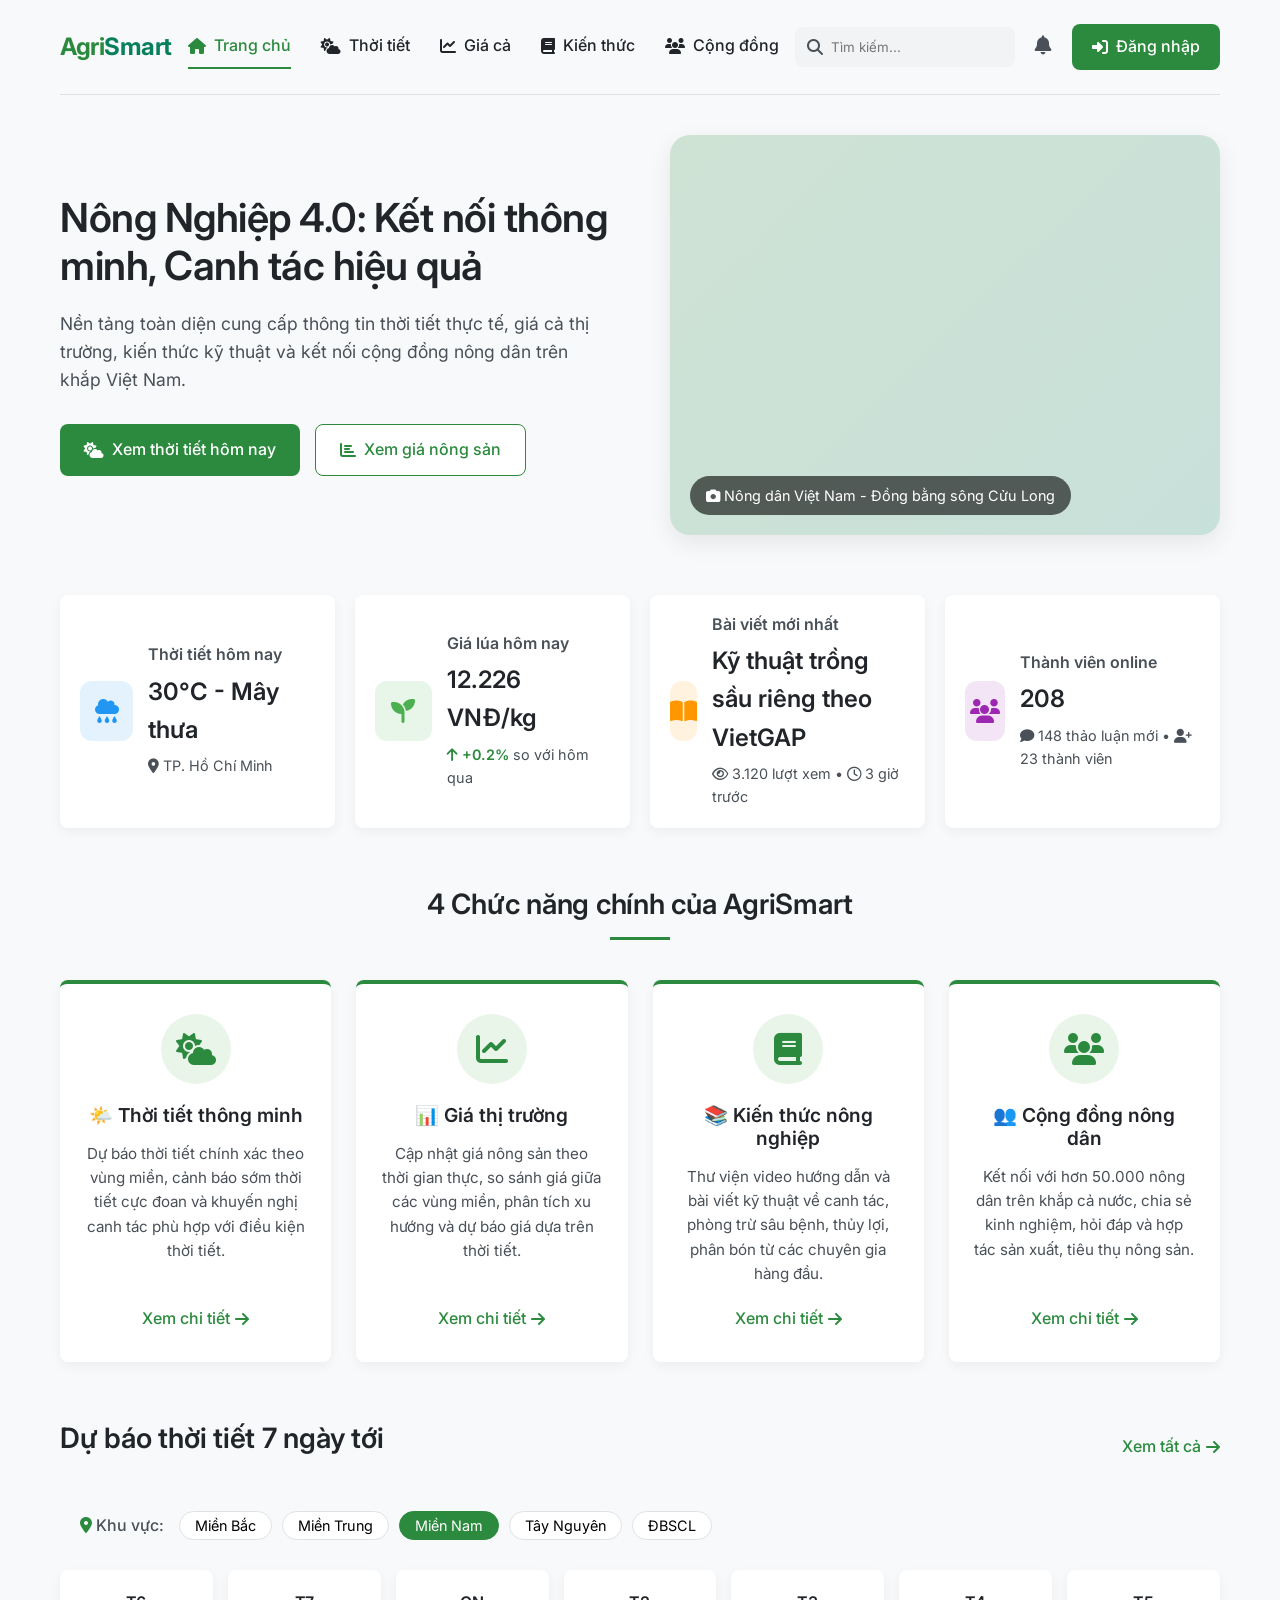
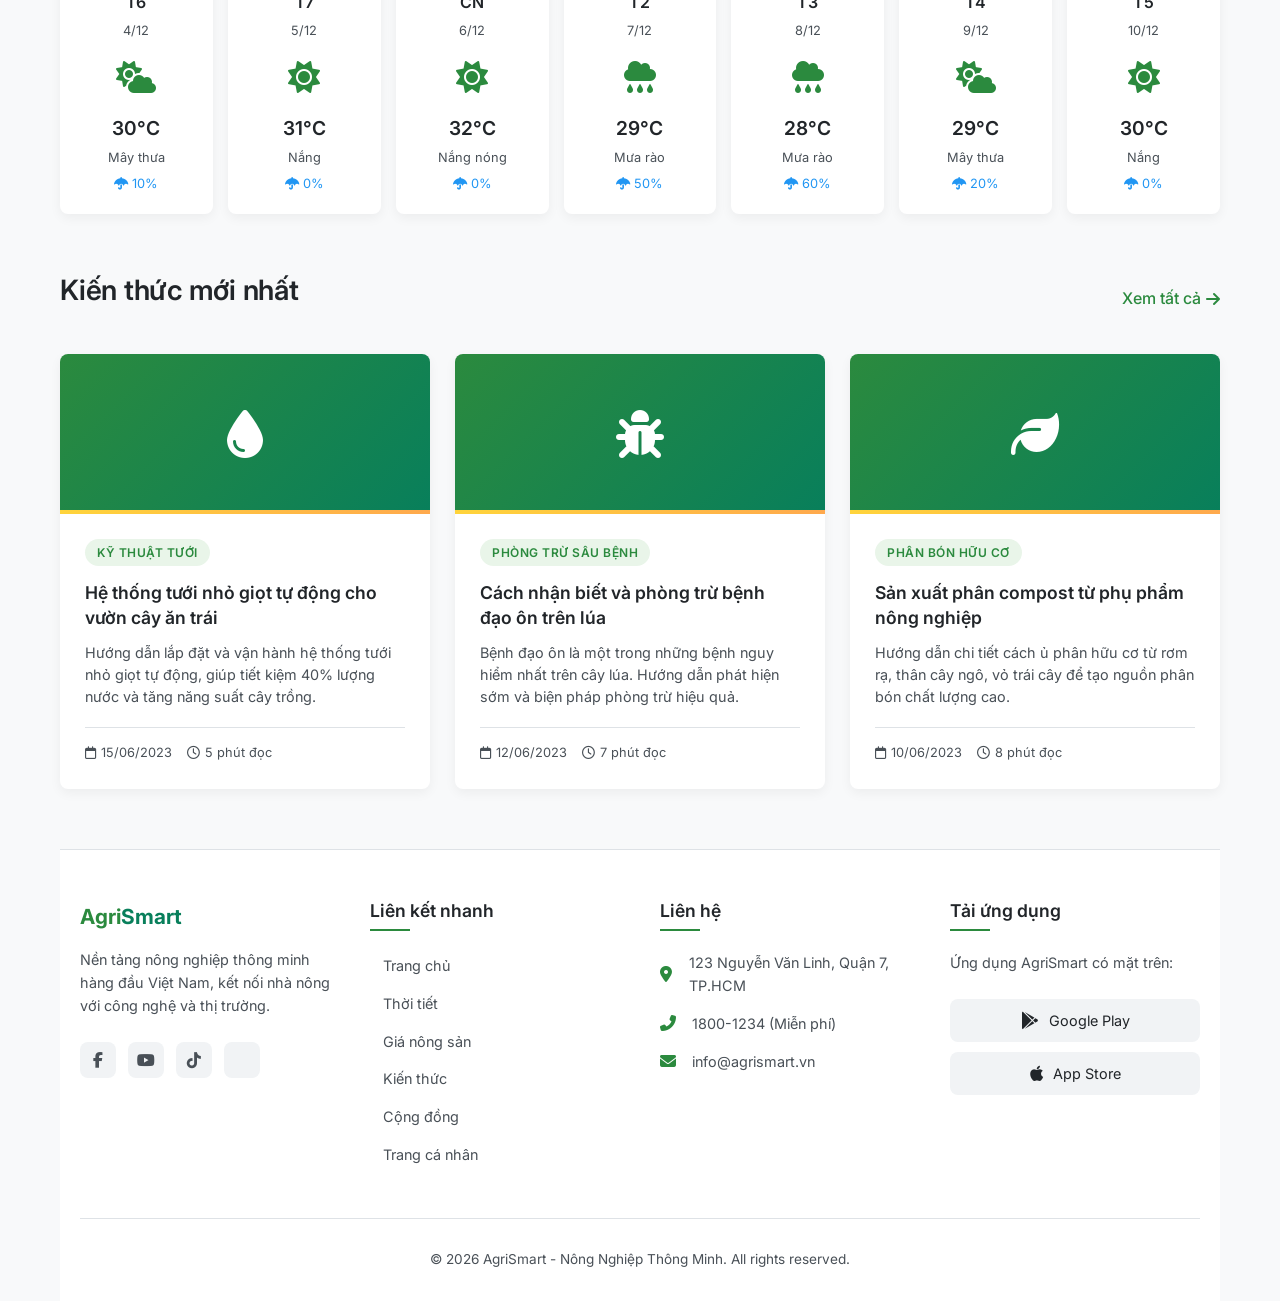
<file: index.html>
<!DOCTYPE html>
<html lang="vi">
<head>
    <meta charset="UTF-8">
    <meta name="viewport" content="width=device-width, initial-scale=1.0">
    <title>AgriSmart - Nông Nghiệp Thông Minh</title>
    <link rel="stylesheet" href="styles.css">
    <link rel="stylesheet" href="https://cdnjs.cloudflare.com/ajax/libs/font-awesome/6.4.0/css/all.min.css">
    <link href="https://fonts.googleapis.com/css2?family=Inter:wght@300;400;500;600;700&display=swap" rel="stylesheet">
    <style>
        /* Style cho forecast grid giống weather.html */
        .forecast-container {
            display: grid;
            grid-template-columns: repeat(auto-fit, minmax(140px, 1fr));
            gap: 15px;
            margin-top: 20px;
        }
        
        .forecast-day-detailed {
            background-color: white;
            border-radius: var(--border-radius);
            padding: 20px 15px;
            text-align: center;
            box-shadow: var(--shadow);
            transition: var(--transition);
        }
        
        .forecast-day-detailed:hover {
            transform: translateY(-5px);
            box-shadow: var(--shadow-lg);
            background-color: #e9f5e9;
        }
        
        .forecast-day-name {
            font-weight: 600;
            margin-bottom: 5px;
        }
        
        .forecast-date {
            font-size: 0.8rem;
            color: var(--gray-color);
            margin-bottom: 10px;
        }
        
        .forecast-icon {
            font-size: 2rem;
            color: var(--primary-color);
            margin: 10px 0;
        }
        
        .forecast-temp {
            font-weight: 600;
            font-size: 1.2rem;
            margin-bottom: 5px;
        }
        
        .forecast-desc {
            font-size: 0.8rem;
            color: var(--gray-color);
        }
        
        .forecast-rain {
            font-size: 0.8rem;
            color: #2196f3;
            margin-top: 5px;
        }
        
        /* Region selector nhỏ cho index */
        .mini-region-selector {
            display: flex;
            align-items: center;
            gap: 15px;
            margin-bottom: 20px;
            background-color: #f8f9fa;
            padding: 10px 20px;
            border-radius: 50px;
            width: fit-content;
        }
        
        .mini-region-selector span {
            font-weight: 500;
            color: var(--gray-color);
        }
        
        .mini-region-buttons {
            display: flex;
            gap: 10px;
            flex-wrap: wrap;
        }
        
        .mini-region-btn {
            padding: 5px 15px;
            border: 1px solid var(--border-color);
            border-radius: 30px;
            background-color: white;
            font-family: 'Inter', sans-serif;
            font-size: 0.9rem;
            cursor: pointer;
            transition: var(--transition);
        }
        
        .mini-region-btn:hover {
            background-color: #e9f5e9;
            border-color: var(--primary-color);
        }
        
        .mini-region-btn.active {
            background-color: var(--primary-color);
            color: white;
            border-color: var(--primary-color);
        }
        
        /* Quick Stats clickable */
        .stat-card {
            cursor: pointer;
        }
    </style>
</head>
<body>
    <!-- Header với Navigation, Search, User Menu -->
    <header>
        <div class="logo">Agri<span>Smart</span></div>
        
        <nav>
            <ul>
                <li><a href="index.html" class="active"><i class="fas fa-home"></i> Trang chủ</a></li>
                <li><a href="weather.html"><i class="fas fa-cloud-sun"></i> Thời tiết</a></li>
                <li><a href="prices.html"><i class="fas fa-chart-line"></i> Giá cả</a></li>
                <li><a href="knowledge.html"><i class="fas fa-book"></i> Kiến thức</a></li>
                <li><a href="community.html"><i class="fas fa-users"></i> Cộng đồng</a></li>
            </ul>
        </nav>
        
        <div class="header-right">
            <div class="search-box">
                <i class="fas fa-search"></i>
                <input type="text" placeholder="Tìm kiếm..." id="searchInput">
            </div>
            
            <div class="notification" id="notificationBtn">
                <i class="fas fa-bell"></i>
                <!-- Đã tắt badge thông báo -->
            </div>
            
            <div class="user-profile" id="userMenuContainer">
                <!-- User menu sẽ được cập nhật bằng JavaScript -->
            </div>
        </div>
    </header>
    
    <!-- Personalized Welcome Section (chỉ hiện khi đã đăng nhập) -->
    <section id="personalizedWelcome" class="personalized-welcome" style="display: none;"></section>
    
    <!-- Hero Section với hình ảnh nông dân Việt Nam -->
    <section class="hero">
        <div class="hero-content">
            <h1>Nông Nghiệp 4.0: Kết nối thông minh, Canh tác hiệu quả</h1>
            <p>Nền tảng toàn diện cung cấp thông tin thời tiết thực tế, giá cả thị trường, kiến thức kỹ thuật và kết nối cộng đồng nông dân trên khắp Việt Nam.</p>
            <div class="hero-buttons">
                <a href="weather.html" class="btn-primary"><i class="fas fa-cloud-sun"></i> Xem thời tiết hôm nay</a>
                <a href="prices.html" class="btn-secondary"><i class="fas fa-chart-bar"></i> Xem giá nông sản</a>
            </div>
        </div>
        <div class="hero-image">
            <div class="farmer-image">
                <div class="farmer-caption">
                    <i class="fas fa-camera"></i> Nông dân Việt Nam - Đồng bằng sông Cửu Long
                </div>
            </div>
        </div>
    </section>
    
    <!-- Quick Stats - Đã cập nhật chức năng -->
    <section class="quick-stats">
        <div class="stat-card" onclick="window.location.href='weather.html'" style="cursor: pointer;">
            <div class="stat-icon" style="background-color: #e3f2fd;">
                <i class="fas fa-cloud-rain" style="color: #2196f3;"></i>
            </div>
            <div class="stat-content">
                <h3>Thời tiết hôm nay</h3>
                <div class="stat-main" id="currentWeather">Đang tải...</div>
                <div class="stat-desc" id="weatherLocation">
                    <i class="fas fa-map-marker-alt"></i> Đang xác định...
                </div>
            </div>
        </div>
        
        <div class="stat-card" onclick="window.location.href='prices.html'" style="cursor: pointer;">
            <div class="stat-icon" style="background-color: #e8f5e9;">
                <i class="fas fa-seedling" style="color: #4caf50;"></i>
            </div>
            <div class="stat-content">
                <h3>Giá lúa hôm nay</h3>
                <div class="stat-main" id="ricePrice">12,500 VNĐ/kg</div>
                <div class="stat-desc" id="riceChange">
                    <span class="price-up"><i class="fas fa-arrow-up"></i> +2.5%</span> so với hôm qua
                </div>
            </div>
        </div>
        
        <div class="stat-card" onclick="window.location.href='knowledge.html'" style="cursor: pointer;">
            <div class="stat-icon" style="background-color: #fff3e0;">
                <i class="fas fa-book-open" style="color: #ff9800;"></i>
            </div>
            <div class="stat-content">
                <h3>Bài viết mới nhất</h3>
                <div class="stat-main" id="latestArticleTitle">Kỹ thuật tưới tiết kiệm</div>
                <div class="stat-desc" id="articleStats">
                    <i class="far fa-eye"></i> 1,245 lượt xem • <i class="far fa-clock"></i> 2 giờ trước
                </div>
            </div>
        </div>
        
        <div class="stat-card" onclick="window.location.href='community.html'" style="cursor: pointer;">
            <div class="stat-icon" style="background-color: #f3e5f5;">
                <i class="fas fa-users" style="color: #9c27b0;"></i>
            </div>
            <div class="stat-content">
                <h3>Thành viên online</h3>
                <div class="stat-main" id="onlineMembers">1,284</div>
                <div class="stat-desc" id="discussionStats">
                    <i class="fas fa-comment"></i> 156 thảo luận mới • <i class="fas fa-user-plus"></i> 23 thành viên
                </div>
            </div>
        </div>
    </section>
    
    <!-- Main Features - 4 chức năng chính -->
    <section class="main-features">
        <h2 class="section-title">4 Chức năng chính của AgriSmart</h2>
        
        <div class="features-grid">
            <div class="feature-card">
                <div class="feature-icon">
                    <i class="fas fa-cloud-sun"></i>
                </div>
                <h3>🌤️ Thời tiết thông minh</h3>
                <p>Dự báo thời tiết chính xác theo vùng miền, cảnh báo sớm thời tiết cực đoan và khuyến nghị canh tác phù hợp với điều kiện thời tiết.</p>
                <a href="weather.html" class="feature-link">Xem chi tiết <i class="fas fa-arrow-right"></i></a>
            </div>
            
            <div class="feature-card">
                <div class="feature-icon">
                    <i class="fas fa-chart-line"></i>
                </div>
                <h3>📊 Giá thị trường</h3>
                <p>Cập nhật giá nông sản theo thời gian thực, so sánh giá giữa các vùng miền, phân tích xu hướng và dự báo giá dựa trên thời tiết.</p>
                <a href="prices.html" class="feature-link">Xem chi tiết <i class="fas fa-arrow-right"></i></a>
            </div>
            
            <div class="feature-card">
                <div class="feature-icon">
                    <i class="fas fa-book"></i>
                </div>
                <h3>📚 Kiến thức nông nghiệp</h3>
                <p>Thư viện video hướng dẫn và bài viết kỹ thuật về canh tác, phòng trừ sâu bệnh, thủy lợi, phân bón từ các chuyên gia hàng đầu.</p>
                <a href="knowledge.html" class="feature-link">Xem chi tiết <i class="fas fa-arrow-right"></i></a>
            </div>
            
            <div class="feature-card">
                <div class="feature-icon">
                    <i class="fas fa-users"></i>
                </div>
                <h3>👥 Cộng đồng nông dân</h3>
                <p>Kết nối với hơn 50.000 nông dân trên khắp cả nước, chia sẻ kinh nghiệm, hỏi đáp và hợp tác sản xuất, tiêu thụ nông sản.</p>
                <a href="community.html" class="feature-link">Xem chi tiết <i class="fas fa-arrow-right"></i></a>
            </div>
        </div>
    </section>
    
    <!-- Weather Preview - Đã sửa để giống weather.html -->
    <section class="weather-preview">
        <div class="section-header">
            <h2>Dự báo thời tiết 7 ngày tới</h2>
            <a href="weather.html" class="view-all">Xem tất cả <i class="fas fa-arrow-right"></i></a>
        </div>
        
        <!-- Mini region selector -->
        <div class="mini-region-selector">
            <span><i class="fas fa-map-marker-alt" style="color: var(--primary-color);"></i> Khu vực:</span>
            <div class="mini-region-buttons">
                <button class="mini-region-btn active" data-region="north" data-city="Hanoi">Miền Bắc</button>
                <button class="mini-region-btn" data-region="central" data-city="Da Nang">Miền Trung</button>
                <button class="mini-region-btn" data-region="south" data-city="Ho Chi Minh City">Miền Nam</button>
                <button class="mini-region-btn" data-region="highlands" data-city="Buon Ma Thuot">Tây Nguyên</button>
                <button class="mini-region-btn" data-region="mekong" data-city="Can Tho">ĐBSCL</button>
            </div>
        </div>
        
        <!-- Forecast container giống weather.html -->
        <div class="forecast-container" id="weatherForecast">
            <div class="loading">Đang tải dữ liệu thời tiết...</div>
        </div>
    </section>
    
    <!-- Latest News - Cập nhật đẹp hơn -->
    <section class="latest-news">
        <div class="section-header">
            <h2>Kiến thức mới nhất</h2>
            <a href="knowledge.html" class="view-all">Xem tất cả <i class="fas fa-arrow-right"></i></a>
        </div>
        
        <div class="news-grid">
            <div class="news-card">
                <div class="news-image">
                    <i class="fas fa-tint"></i>
                </div>
                <div class="news-content">
                    <span class="news-category">Kỹ thuật tưới</span>
                    <h3>Hệ thống tưới nhỏ giọt tự động cho vườn cây ăn trái</h3>
                    <p>Hướng dẫn lắp đặt và vận hành hệ thống tưới nhỏ giọt tự động, giúp tiết kiệm 40% lượng nước và tăng năng suất cây trồng.</p>
                    <div class="news-meta">
                        <span><i class="far fa-calendar"></i> 15/06/2023</span>
                        <span><i class="far fa-clock"></i> 5 phút đọc</span>
                    </div>
                </div>
            </div>
            
            <div class="news-card">
                <div class="news-image">
                    <i class="fas fa-bug"></i>
                </div>
                <div class="news-content">
                    <span class="news-category">Phòng trừ sâu bệnh</span>
                    <h3>Cách nhận biết và phòng trừ bệnh đạo ôn trên lúa</h3>
                    <p>Bệnh đạo ôn là một trong những bệnh nguy hiểm nhất trên cây lúa. Hướng dẫn phát hiện sớm và biện pháp phòng trừ hiệu quả.</p>
                    <div class="news-meta">
                        <span><i class="far fa-calendar"></i> 12/06/2023</span>
                        <span><i class="far fa-clock"></i> 7 phút đọc</span>
                    </div>
                </div>
            </div>
            
            <div class="news-card">
                <div class="news-image">
                    <i class="fas fa-leaf"></i>
                </div>
                <div class="news-content">
                    <span class="news-category">Phân bón hữu cơ</span>
                    <h3>Sản xuất phân compost từ phụ phẩm nông nghiệp</h3>
                    <p>Hướng dẫn chi tiết cách ủ phân hữu cơ từ rơm rạ, thân cây ngô, vỏ trái cây để tạo nguồn phân bón chất lượng cao.</p>
                    <div class="news-meta">
                        <span><i class="far fa-calendar"></i> 10/06/2023</span>
                        <span><i class="far fa-clock"></i> 8 phút đọc</span>
                    </div>
                </div>
            </div>
        </div>
    </section>
    
    <!-- FOOTER -->
    <footer>
        <div class="footer-container">
            <div class="footer-grid">
                <!-- Cột 1: Giới thiệu -->
                <div class="footer-col">
                    <div class="footer-logo">Agri<span>Smart</span></div>
                    <p>Nền tảng nông nghiệp thông minh hàng đầu Việt Nam, kết nối nhà nông với công nghệ và thị trường.</p>
                    <div class="social-links">
                        <a href="#" class="social-link"><i class="fab fa-facebook-f"></i></a>
                        <a href="#" class="social-link"><i class="fab fa-youtube"></i></a>
                        <a href="#" class="social-link"><i class="fab fa-tiktok"></i></a>
                        <a href="#" class="social-link"><i class="fab fa-zalo"></i></a>
                    </div>
                </div>
                
                <!-- Cột 2: Liên kết nhanh -->
                <div class="footer-col">
                    <h3>Liên kết nhanh</h3>
                    <ul class="footer-links">
                        <li><a href="index.html"><i class="fas fa-chevron-right"></i> Trang chủ</a></li>
                        <li><a href="weather.html"><i class="fas fa-chevron-right"></i> Thời tiết</a></li>
                        <li><a href="prices.html"><i class="fas fa-chevron-right"></i> Giá nông sản</a></li>
                        <li><a href="knowledge.html"><i class="fas fa-chevron-right"></i> Kiến thức</a></li>
                        <li><a href="community.html"><i class="fas fa-chevron-right"></i> Cộng đồng</a></li>
                        <li><a href="profile.html"><i class="fas fa-chevron-right"></i> Trang cá nhân</a></li>
                    </ul>
                </div>
                
                <!-- Cột 3: Liên hệ -->
                <div class="footer-col">
                    <h3>Liên hệ</h3>
                    <ul class="contact-info">
                        <li>
                            <i class="fas fa-map-marker-alt"></i>
                            <span>123 Nguyễn Văn Linh, Quận 7, TP.HCM</span>
                        </li>
                        <li>
                            <i class="fas fa-phone-alt"></i>
                            <span>1800-1234 (Miễn phí)</span>
                        </li>
                        <li>
                            <i class="fas fa-envelope"></i>
                            <span>info@agrismart.vn</span>
                        </li>
                    </ul>
                </div>
                
                <!-- Cột 4: Tải ứng dụng -->
                <div class="footer-col">
                    <h3>Tải ứng dụng</h3>
                    <p>Ứng dụng AgriSmart có mặt trên:</p>
                    <div class="app-buttons">
                        <a href="#" class="app-btn">
                            <i class="fab fa-google-play"></i>
                            Google Play
                        </a>
                        <a href="#" class="app-btn">
                            <i class="fab fa-apple"></i>
                            App Store
                        </a>
                    </div>
                </div>
            </div>
            
            <div class="footer-bottom">
                <p>&copy; 2026 AgriSmart - Nông Nghiệp Thông Minh. All rights reserved.</p>
            </div>
        </div>
    </footer>

    <script>
        // ============================================
        // USER AUTHENTICATION & NOTIFICATION
        // ============================================
        
        document.addEventListener('DOMContentLoaded', function() {
            updateUserMenu();
            fetchWeatherData();
            updateRicePrice();
            updateLatestArticle();
            updateCommunityStats();
            
            // Lấy vị trí mặc định (có thể lấy từ localStorage nếu đã lưu)
            const savedRegion = localStorage.getItem('preferred_region') || 'south';
            const savedCity = getCityFromRegion(savedRegion);
            
            // Hiển thị dự báo thời tiết cho vùng đã chọn
            loadWeatherForecast(savedRegion, savedCity);
            
            // Kích hoạt nút region tương ứng
            document.querySelectorAll('.mini-region-btn').forEach(btn => {
                btn.classList.remove('active');
                if (btn.dataset.region === savedRegion) {
                    btn.classList.add('active');
                }
            });
            
            // Setup mini region buttons
            document.querySelectorAll('.mini-region-btn').forEach(btn => {
                btn.addEventListener('click', function() {
                    document.querySelectorAll('.mini-region-btn').forEach(b => b.classList.remove('active'));
                    this.classList.add('active');
                    
                    const region = this.dataset.region;
                    const city = this.dataset.city;
                    
                    // Lưu lựa chọn vào localStorage
                    localStorage.setItem('preferred_region', region);
                    
                    // Load weather forecast for selected region
                    loadWeatherForecast(region, city);
                    
                    // Cập nhật lại thời tiết hiện tại
                    fetchWeatherData();
                    
                    // Cập nhật lại giá lúa theo vùng
                    updateRicePrice();
                });
            });
            
            // Cập nhật định kỳ
            setInterval(() => {
                updateRicePrice();
                updateLatestArticle();
                updateCommunityStats();
            }, 300000); // 5 phút
            
            // Notification click handler
            document.getElementById('notificationBtn').addEventListener('click', function() {
                showNotificationModal();
            });
            
            showPersonalizedWelcome();
        });

        // Hàm lấy city từ region
        function getCityFromRegion(region) {
            const cities = {
                'north': 'Hanoi',
                'central': 'Da Nang',
                'south': 'Ho Chi Minh City',
                'highlands': 'Buon Ma Thuot',
                'mekong': 'Can Tho'
            };
            return cities[region] || 'Ho Chi Minh City';
        }

        // Hàm lấy tên vùng
        function getRegionName(region) {
            const names = {
                'north': 'Miền Bắc',
                'central': 'Miền Trung',
                'south': 'Miền Nam',
                'highlands': 'Tây Nguyên',
                'mekong': 'ĐBSCL'
            };
            return names[region] || 'TP. Hồ Chí Minh';
        }

        // Dữ liệu thời tiết mẫu theo vùng
        function getSampleWeatherByRegion(region) {
            const samples = {
                'north': { temp: 28, desc: 'Mây thưa', location: 'Miền Bắc' },
                'central': { temp: 32, desc: 'Nắng nóng', location: 'Miền Trung' },
                'south': { temp: 30, desc: 'Mây thưa', location: 'TP. Hồ Chí Minh' },
                'highlands': { temp: 24, desc: 'Mưa rào', location: 'Tây Nguyên' },
                'mekong': { temp: 29, desc: 'Nắng nhẹ', location: 'ĐBSCL' }
            };
            return samples[region] || samples.south;
        }

        // ========== USER MENU ==========
        function updateUserMenu() {
    const userContainer = document.getElementById('userMenuContainer');
    const savedUser = localStorage.getItem('agri_user') || sessionStorage.getItem('agri_user');
    
    if (savedUser) {
        const userData = JSON.parse(savedUser);
        
        let avatarHtml = '';
        if (userData.avatar) {
            avatarHtml = `<img src="${userData.avatar}" alt="${userData.name}" class="user-avatar">`;
        } else {
            avatarHtml = `<div class="user-avatar" style="background-color: #f1f3f5; display: flex; align-items: center; justify-content: center;"><i class="fas fa-user-circle" style="font-size: 2rem; color: #adb5bd;"></i></div>`;
        }
        
        let dropdownAvatarHtml = '';
        if (userData.avatar) {
            dropdownAvatarHtml = `<img src="${userData.avatar}" alt="${userData.name}">`;
        } else {
            dropdownAvatarHtml = `<div style="width: 50px; height: 50px; border-radius: 50%; background-color: #f1f3f5; display: flex; align-items: center; justify-content: center;"><i class="fas fa-user-circle" style="font-size: 2.5rem; color: #adb5bd;"></i></div>`;
        }
        
        userContainer.innerHTML = `
            <div class="user-profile" onclick="toggleUserDropdown(event)">
                ${avatarHtml}
                <div class="user-dropdown">
                    <div class="dropdown-header">
                        ${dropdownAvatarHtml}
                        <div class="user-info">
                            <h4>${userData.name}</h4>
                            <p>${userData.email}</p>
                        </div>
                    </div>
                    <ul class="dropdown-menu">
                        <li><a href="profile.html"><i class="fas fa-user"></i> Trang cá nhân</a></li>
                    </ul>
                    <div class="dropdown-footer">
                        <a href="#" onclick="logout(); return false;" class="logout-btn">
                            <i class="fas fa-sign-out-alt"></i> Đăng xuất
                        </a>
                    </div>
                </div>
            </div>
        `;
    } else {
        userContainer.innerHTML = `
            <a href="login.html" class="login-btn">
                <i class="fas fa-sign-in-alt"></i> Đăng nhập
            </a>
        `;
    }
}

        function toggleUserDropdown(event) {
            event.stopPropagation();
            const profile = event.currentTarget;
            profile.classList.toggle('active');
        }

        document.addEventListener('click', function(event) {
            const userProfile = document.querySelector('.user-profile');
            if (userProfile && !userProfile.contains(event.target)) {
                userProfile.classList.remove('active');
            }
        });

        function logout() {
            localStorage.removeItem('agri_user');
            sessionStorage.removeItem('agri_user');
            updateUserMenu();
            window.location.reload();
        }

        // ========== NOTIFICATION MODAL - TÍNH NĂNG ĐANG PHÁT TRIỂN ==========
        function showNotificationModal() {
            const modal = document.createElement('div');
            modal.className = 'notification-modal';
            modal.innerHTML = `
                <div class="modal-content">
                    <div class="modal-header">
                        <h3>Thông báo</h3>
                        <button class="close-modal">&times;</button>
                    </div>
                    <div class="developing-content">
                        <div class="developing-icon">
                            <i class="fas fa-tools"></i>
                        </div>
                        <div class="developing-title">Tính năng đang phát triển</div>
                        <div class="developing-text">
                            Chức năng thông báo sẽ được cập nhật trong thời gian tới. 
                            Hiện tại bạn có thể theo dõi thông tin qua các trang khác.
                        </div>
                    </div>
                    <div class="modal-footer">
                        <button class="btn-ok" onclick="closeNotificationModal(this)">Đã hiểu</button>
                    </div>
                </div>
            `;
            
            document.body.appendChild(modal);
            
            const closeBtn = modal.querySelector('.close-modal');
            closeBtn.addEventListener('click', function() {
                document.body.removeChild(modal);
            });
            
            modal.addEventListener('click', function(e) {
                if (e.target === modal) {
                    document.body.removeChild(modal);
                }
            });
        }
        
        function closeNotificationModal(btn) {
            const modal = btn.closest('.notification-modal');
            if (modal) {
                document.body.removeChild(modal);
            }
        }

        // ========== PERSONALIZED WELCOME ==========
        function showPersonalizedWelcome() {
            const savedUser = localStorage.getItem('agri_user') || sessionStorage.getItem('agri_user');
            
            if (savedUser) {
                const userData = JSON.parse(savedUser);
                const welcomeSection = document.getElementById('personalizedWelcome');
                
                welcomeSection.style.display = 'block';
                welcomeSection.innerHTML = `
                    <div class="welcome-card">
                        <div class="welcome-avatar">
                            <i class="fas fa-leaf"></i>
                        </div>
                        <div class="welcome-content">
                            <h2>Xin chào, ${userData.name}! 🌱</h2>
                            <p>Chúc bạn một ngày làm việc hiệu quả!</p>
                            <p style="color: var(--gray-color); font-size: 0.95rem;">
                                <i class="far fa-calendar-alt"></i> ${new Date().toLocaleDateString('vi-VN', { weekday: 'long', day: 'numeric', month: 'numeric', year: 'numeric' })}
                            </p>
                        </div>
                        <div class="welcome-actions">
                            <a href="weather.html" class="btn-secondary" style="padding: 10px 20px;">
                                <i class="fas fa-cloud-sun"></i> Thời tiết
                            </a>
                            <a href="prices.html" class="btn-secondary" style="padding: 10px 20px;">
                                <i class="fas fa-chart-line"></i> Giá cả
                            </a>
                        </div>
                    </div>
                `;
            }
        }

        // ========== WEATHER DATA ==========
        const API_KEY = 'bd5e378503939ddaee76f12ad7a97608'; // Demo API key
        
        async function fetchWeatherData() {
            try {
                const preferredRegion = localStorage.getItem('preferred_region') || 'south';
                const city = getCityFromRegion(preferredRegion);
                
                const response = await fetch(`https://api.openweathermap.org/data/2.5/weather?q=${city},VN&units=metric&appid=${API_KEY}&lang=vi`);
                const data = await response.json();
                
                if (data.main) {
                    const temp = Math.round(data.main.temp);
                    const weatherDesc = data.weather[0].description;
                    const location = getRegionName(preferredRegion);
                    
                    document.getElementById('currentWeather').innerHTML = `${temp}°C - ${weatherDesc}`;
                    document.getElementById('weatherLocation').innerHTML = `<i class="fas fa-map-marker-alt"></i> ${location}`;
                }
            } catch (error) {
                const preferredRegion = localStorage.getItem('preferred_region') || 'south';
                const sampleData = getSampleWeatherByRegion(preferredRegion);
                
                document.getElementById('currentWeather').innerHTML = `${sampleData.temp}°C - ${sampleData.desc}`;
                document.getElementById('weatherLocation').innerHTML = `<i class="fas fa-map-marker-alt"></i> ${sampleData.location}`;
            }
        }

        // Hàm load dự báo thời tiết 7 ngày - giống trong weather.html
        async function loadWeatherForecast(regionKey, city) {
            const forecastContainer = document.getElementById('weatherForecast');
            forecastContainer.innerHTML = '<div class="loading">Đang tải dữ liệu thời tiết...</div>';
            
            try {
                // Fetch forecast data
                const response = await fetch(
                    `https://api.openweathermap.org/data/2.5/forecast?q=${city},VN&units=metric&appid=${API_KEY}&lang=vi`
                );
                const forecastData = await response.json();
                
                if (forecastData.list) {
                    updateForecastDisplay(forecastData);
                } else {
                    displaySampleForecast(regionKey);
                }
            } catch (error) {
                console.error('Error loading forecast:', error);
                displaySampleForecast(regionKey);
            }
        }

        function updateForecastDisplay(forecastData) {
            const container = document.getElementById('weatherForecast');
            container.innerHTML = '';
            
            // Get daily forecast (one per day at noon)
            const dailyForecasts = [];
            const seenDays = new Set();
            
            forecastData.list.forEach(item => {
                const date = new Date(item.dt * 1000);
                const day = date.toLocaleDateString('vi-VN', { weekday: 'short' }).replace(',', '');
                const dateStr = `${date.getDate()}/${date.getMonth() + 1}`;
                
                if (!seenDays.has(dateStr) && date.getHours() >= 12) {
                    dailyForecasts.push({
                        day: day,
                        date: dateStr,
                        temp: Math.round(item.main.temp),
                        icon: item.weather[0].icon,
                        description: item.weather[0].description,
                        rain: item.pop ? Math.round(item.pop * 100) : 0
                    });
                    
                    seenDays.add(dateStr);
                    
                    if (dailyForecasts.length >= 7) return;
                }
            });
            
            // Display forecasts
            dailyForecasts.forEach(day => {
                const iconMap = {
                    '01d': 'sun', '01n': 'moon',
                    '02d': 'cloud-sun', '02n': 'cloud-moon',
                    '03d': 'cloud', '03n': 'cloud',
                    '04d': 'cloud', '04n': 'cloud',
                    '09d': 'cloud-rain', '09n': 'cloud-rain',
                    '10d': 'cloud-sun-rain', '10n': 'cloud-moon-rain',
                    '11d': 'bolt', '11n': 'bolt'
                };
                const icon = iconMap[day.icon] || 'cloud-sun';
                
                const forecastEl = document.createElement('div');
                forecastEl.className = 'forecast-day-detailed';
                forecastEl.innerHTML = `
                    <div class="forecast-day-name">${day.day}</div>
                    <div class="forecast-date">${day.date}</div>
                    <div class="forecast-icon"><i class="fas fa-${icon}"></i></div>
                    <div class="forecast-temp">${day.temp}°C</div>
                    <div class="forecast-desc">${day.description}</div>
                    <div class="forecast-rain">
                        <i class="fas fa-umbrella"></i> ${day.rain}%
                    </div>
                `;
                container.appendChild(forecastEl);
            });
        }

        function displaySampleForecast(regionKey) {
            const container = document.getElementById('weatherForecast');
            container.innerHTML = '';
            
            // Dữ liệu mẫu cho từng vùng miền
            const sampleData = {
                north: {
                    temps: [28, 29, 30, 27, 26, 27, 29],
                    descs: ['Mây thưa', 'Nắng', 'Nắng nóng', 'Mưa rào', 'Mưa to', 'Mây thưa', 'Nắng'],
                    icons: ['cloud-sun', 'sun', 'sun', 'cloud-rain', 'cloud-showers-heavy', 'cloud-sun', 'sun'],
                    rains: [10, 0, 0, 60, 80, 20, 0]
                },
                central: {
                    temps: [32, 33, 34, 31, 30, 31, 32],
                    descs: ['Nắng nóng', 'Nắng nóng', 'Nắng gay gắt', 'Mây thưa', 'Mưa rào', 'Nắng', 'Nắng nóng'],
                    icons: ['sun', 'sun', 'sun', 'cloud-sun', 'cloud-rain', 'sun', 'sun'],
                    rains: [0, 0, 0, 10, 40, 0, 0]
                },
                south: {
                    temps: [30, 31, 32, 29, 28, 29, 30],
                    descs: ['Mây thưa', 'Nắng', 'Nắng nóng', 'Mưa rào', 'Mưa rào', 'Mây thưa', 'Nắng'],
                    icons: ['cloud-sun', 'sun', 'sun', 'cloud-rain', 'cloud-rain', 'cloud-sun', 'sun'],
                    rains: [10, 0, 0, 50, 60, 20, 0]
                },
                highlands: {
                    temps: [24, 25, 26, 23, 22, 23, 24],
                    descs: ['Mưa rào', 'Mưa rào', 'Mây thưa', 'Mưa to', 'Mưa rào', 'Mây thưa', 'Nắng'],
                    icons: ['cloud-rain', 'cloud-rain', 'cloud-sun', 'cloud-showers-heavy', 'cloud-rain', 'cloud-sun', 'sun'],
                    rains: [60, 70, 30, 80, 70, 40, 10]
                },
                mekong: {
                    temps: [29, 30, 31, 28, 27, 28, 29],
                    descs: ['Nắng nhẹ', 'Nắng', 'Nắng nóng', 'Mưa rào', 'Mưa rào', 'Mây thưa', 'Nắng'],
                    icons: ['cloud-sun', 'sun', 'sun', 'cloud-rain', 'cloud-rain', 'cloud-sun', 'sun'],
                    rains: [10, 0, 0, 50, 60, 20, 0]
                }
            };
            
            const data = sampleData[regionKey] || sampleData.south;
            const today = new Date();
            const days = ['CN', 'T2', 'T3', 'T4', 'T5', 'T6', 'T7'];
            
            for (let i = 0; i < 7; i++) {
                const date = new Date();
                date.setDate(today.getDate() + i);
                const dayName = days[date.getDay()];
                const dateStr = `${date.getDate()}/${date.getMonth() + 1}`;
                
                const forecastEl = document.createElement('div');
                forecastEl.className = 'forecast-day-detailed';
                forecastEl.innerHTML = `
                    <div class="forecast-day-name">${dayName}</div>
                    <div class="forecast-date">${dateStr}</div>
                    <div class="forecast-icon"><i class="fas fa-${data.icons[i]}"></i></div>
                    <div class="forecast-temp">${data.temps[i]}°C</div>
                    <div class="forecast-desc">${data.descs[i]}</div>
                    <div class="forecast-rain">
                        <i class="fas fa-umbrella"></i> ${data.rains[i]}%
                    </div>
                `;
                container.appendChild(forecastEl);
            }
        }

        // Cập nhật giá lúa với biến động ngẫu nhiên nhưng có cơ sở
        function updateRicePrice() {
            // Giá cơ sở theo vùng
            const basePrices = {
                'north': 11500,
                'central': 11800,
                'south': 12200,
                'highlands': 12500,
                'mekong': 12500
            };
            
            const preferredRegion = localStorage.getItem('preferred_region') || 'south';
            const basePrice = basePrices[preferredRegion] || 12500;
            
            // Thêm biến động dựa trên thời tiết (giả lập)
            const weatherImpact = (Math.random() * 4) - 2; // -2% đến +2%
            const newPrice = Math.round(basePrice * (1 + weatherImpact/100));
            const changePercent = weatherImpact.toFixed(1);
            const changeClass = changePercent >= 0 ? 'price-up' : 'price-down';
            const arrowIcon = changePercent >= 0 ? 'fa-arrow-up' : 'fa-arrow-down';
            
            document.getElementById('ricePrice').textContent = `${newPrice.toLocaleString('vi-VN')} VNĐ/kg`;
            document.getElementById('riceChange').innerHTML = `
                <span class="${changeClass}">
                    <i class="fas ${arrowIcon}"></i> ${changePercent >= 0 ? '+' : ''}${changePercent}%
                </span> so với hôm qua
            `;
        }

        // Cập nhật bài viết mới nhất
        function updateLatestArticle() {
            const articles = [
                { 
                    title: 'Kỹ thuật tưới tiết kiệm cho cây ăn trái', 
                    views: 1245, 
                    time: '2 giờ trước',
                    category: 'Thủy lợi'
                },
                { 
                    title: 'Phòng trừ sâu đục thân trên lúa', 
                    views: 2341, 
                    time: '5 giờ trước',
                    category: 'Sâu bệnh'
                },
                { 
                    title: 'Cách ủ phân hữu cơ từ rơm rạ', 
                    views: 892, 
                    time: '1 ngày trước',
                    category: 'Phân bón'
                },
                { 
                    title: 'Kỹ thuật trồng sầu riêng theo VietGAP', 
                    views: 3120, 
                    time: '3 giờ trước',
                    category: 'Canh tác'
                }
            ];
            
            // Chọn ngẫu nhiên một bài viết
            const randomIndex = Math.floor(Math.random() * articles.length);
            const article = articles[randomIndex];
            
            document.getElementById('latestArticleTitle').textContent = article.title;
            document.getElementById('articleStats').innerHTML = `
                <i class="far fa-eye"></i> ${article.views.toLocaleString('vi-VN')} lượt xem • 
                <i class="far fa-clock"></i> ${article.time}
            `;
        }

        // Cập nhật số liệu cộng đồng
        function updateCommunityStats() {
            // Random số thực tế
            const online = Math.floor(Math.random() * (500 - 200 + 1)) + 200; // 200-500
            const newDiscussions = Math.floor(Math.random() * (200 - 50 + 1)) + 50; // 50-200
            const newMembers = Math.floor(Math.random() * (30 - 10 + 1)) + 10; // 10-30
            
            document.getElementById('onlineMembers').textContent = online.toLocaleString('vi-VN');
            document.getElementById('discussionStats').innerHTML = `
                <i class="fas fa-comment"></i> ${newDiscussions} thảo luận mới • 
                <i class="fas fa-user-plus"></i> ${newMembers} thành viên
            `;
        }
    </script>
</body>
</html>
</file>
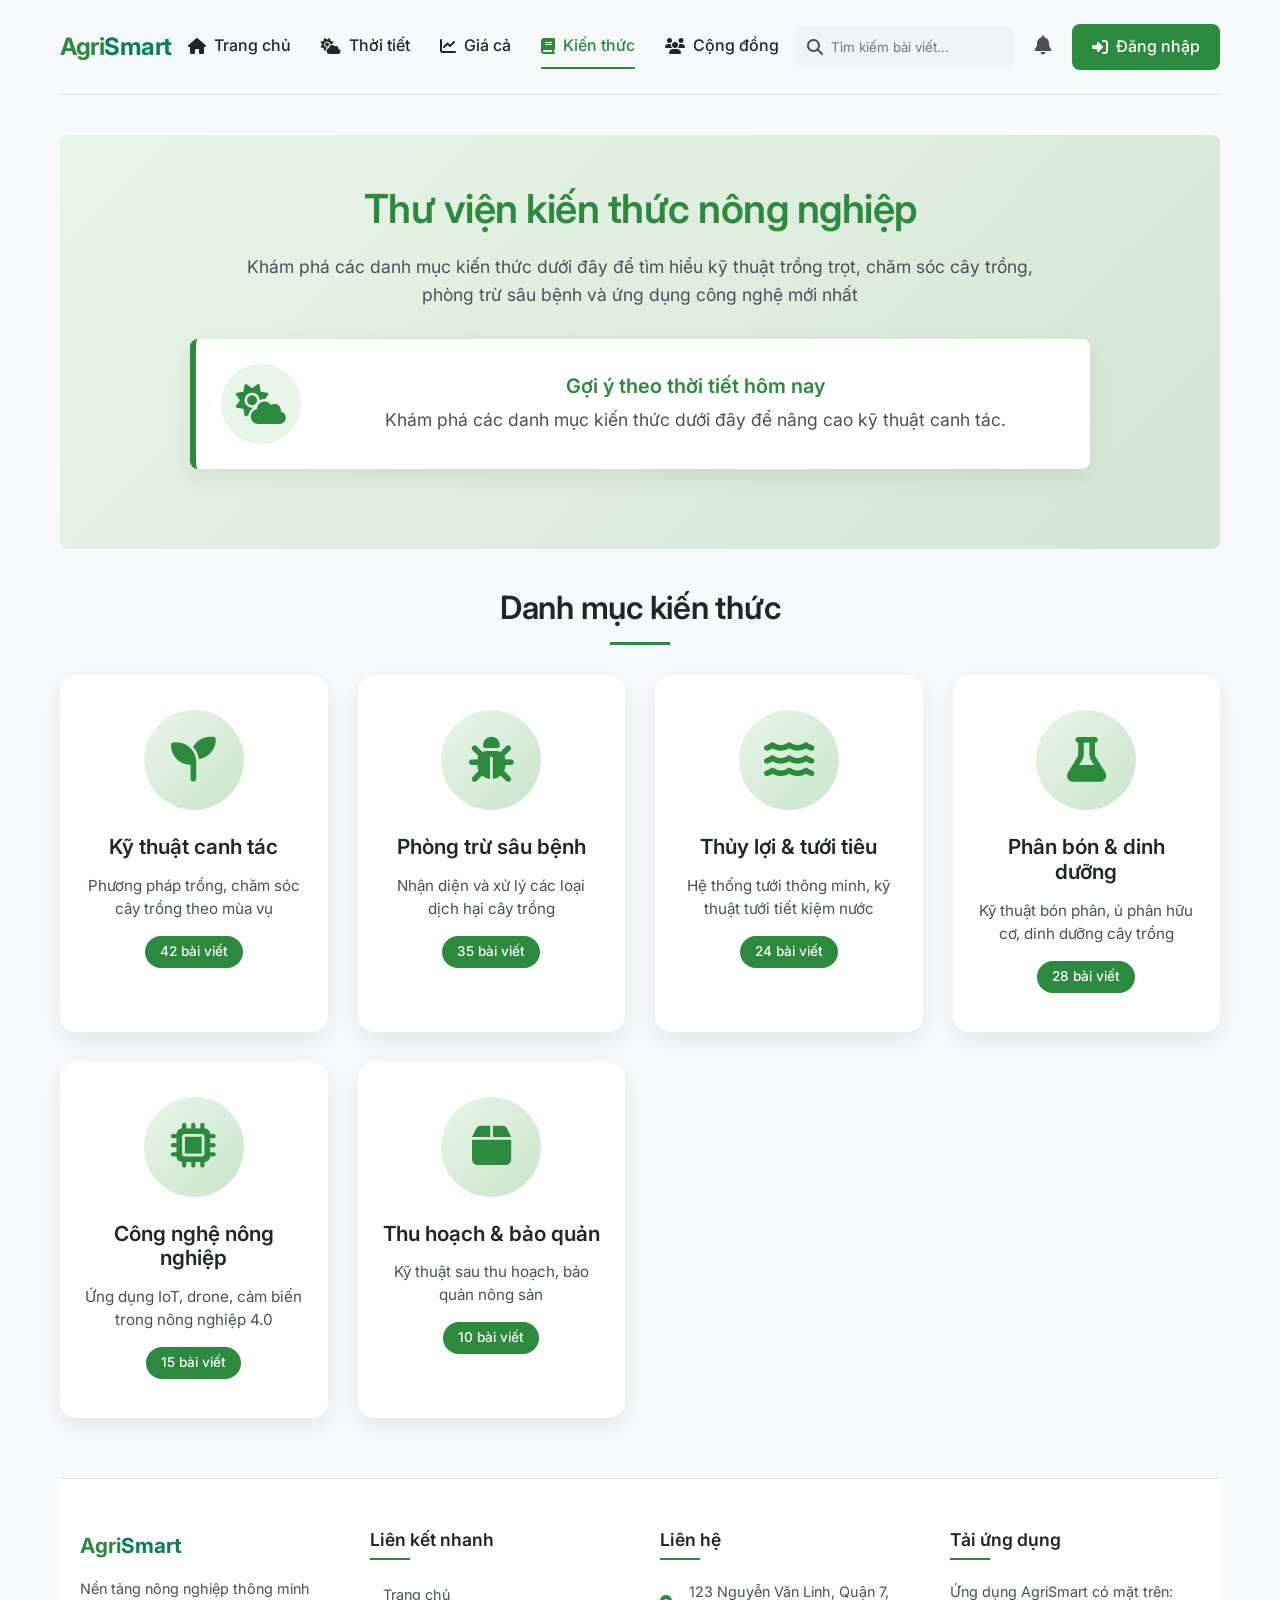
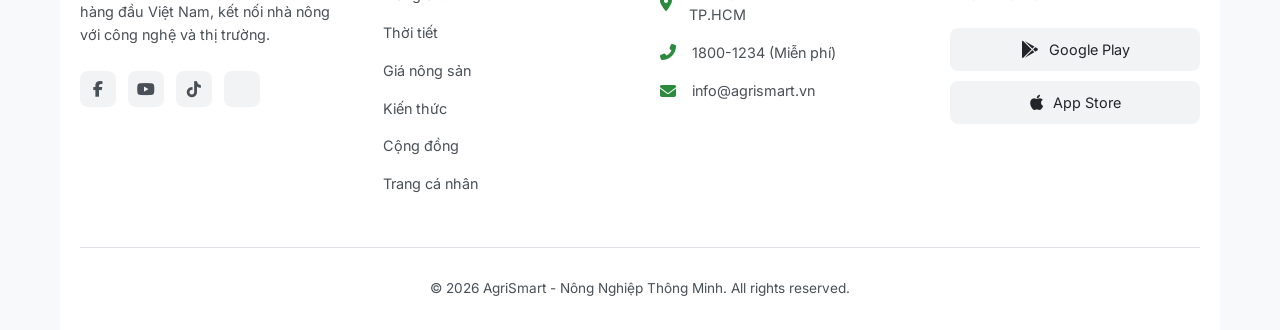
<file: knowledge.html>
<!DOCTYPE html>
<html lang="vi">
<head>
    <meta charset="UTF-8">
    <meta name="viewport" content="width=device-width, initial-scale=1.0">
    <title>Kiến thức nông nghiệp - Thư viện kỹ thuật - AgriSmart</title>
    <link rel="stylesheet" href="styles.css">
    <link rel="stylesheet" href="https://cdnjs.cloudflare.com/ajax/libs/font-awesome/6.4.0/css/all.min.css">
    <link href="https://fonts.googleapis.com/css2?family=Inter:wght@300;400;500;600;700&display=swap" rel="stylesheet">
    <style>
        .knowledge-header {
            background: linear-gradient(135deg, #e9f5e9 0%, #d4e6d4 100%);
            border-radius: var(--border-radius);
            padding: 50px;
            margin-bottom: 40px;
            text-align: center;
        }
        .knowledge-header h1 { color: var(--primary-color); margin-bottom: 20px; }
        .knowledge-header p { font-size: 1.1rem; max-width: 800px; margin: 0 auto 30px; }
        .weather-recommendation {
            background-color: white;
            border-radius: var(--border-radius);
            padding: 25px;
            margin: 30px auto;
            max-width: 900px;
            display: flex;
            align-items: center;
            gap: 25px;
            box-shadow: var(--shadow-lg);
            border-left: 6px solid var(--primary-color);
        }
        .weather-icon-large {
            width: 80px;
            height: 80px;
            background-color: #e9f5e9;
            border-radius: 50%;
            display: flex;
            align-items: center;
            justify-content: center;
            font-size: 2.5rem;
            color: var(--primary-color);
        }
        .weather-text-large { flex: 1; }
        .weather-text-large h3 { margin-bottom: 8px; color: var(--primary-color); }
        .weather-text-large p { margin: 0; color: var(--gray-color); }
        .categories-section { margin-bottom: 50px; }
        .section-title { margin-bottom: 30px; font-size: 2rem; text-align: center; }
        .categories-grid {
            display: grid;
            grid-template-columns: repeat(auto-fit, minmax(250px, 1fr));
            gap: 30px;
            margin-bottom: 40px;
        }
        .category-card {
            background-color: white;
            border-radius: 16px;
            padding: 35px 25px;
            text-align: center;
            text-decoration: none;
            color: var(--dark-color);
            box-shadow: var(--shadow-lg);
            transition: all 0.3s ease;
            border-bottom: 4px solid transparent;
            cursor: pointer;
            height: 100%;
            display: flex;
            flex-direction: column;
            align-items: center;
        }
        .category-card:hover {
            transform: translateY(-10px);
            box-shadow: 0 15px 30px rgba(43, 138, 62, 0.2);
            border-bottom-color: var(--primary-color);
        }
        .category-icon {
            width: 100px;
            height: 100px;
            background: linear-gradient(135deg, #e9f5e9 0%, #c8e6c9 100%);
            border-radius: 50%;
            display: flex;
            align-items: center;
            justify-content: center;
            margin: 0 auto 25px;
            font-size: 2.8rem;
            color: var(--primary-color);
            transition: all 0.3s ease;
        }
        .category-card:hover .category-icon {
            transform: scale(1.1);
            background: var(--primary-color);
            color: white;
        }
        .category-card h3 { margin-bottom: 15px; font-size: 1.3rem; font-weight: 600; }
        .category-card p { font-size: 0.95rem; color: var(--gray-color); margin: 0 0 15px; line-height: 1.5; }
        .category-count {
            display: inline-block;
            background-color: var(--primary-color);
            color: white;
            padding: 5px 15px;
            border-radius: 30px;
            font-size: 0.85rem;
            font-weight: 500;
        }
        .category-articles { margin-top: 50px; display: none; }
        .category-articles.active { display: block; }
        .category-header {
            background: linear-gradient(135deg, #f8f9fa 0%, #e9f5e9 100%);
            border-radius: var(--border-radius);
            padding: 30px;
            margin-bottom: 30px;
            display: flex;
            align-items: center;
            gap: 25px;
        }
        .category-header-icon {
            width: 80px;
            height: 80px;
            background-color: white;
            border-radius: 50%;
            display: flex;
            align-items: center;
            justify-content: center;
            font-size: 2.5rem;
            color: var(--primary-color);
        }
        .category-header-content h2 { margin-bottom: 10px; color: var(--primary-color); }
        .category-header-content p { margin: 0; color: var(--gray-color); font-size: 1rem; }
        .articles-grid {
            display: grid;
            grid-template-columns: repeat(auto-fit, minmax(300px, 1fr));
            gap: 25px;
        }
        .article-card {
            background-color: white;
            border-radius: var(--border-radius);
            overflow: hidden;
            box-shadow: var(--shadow);
            transition: var(--transition);
            display: flex;
            flex-direction: column;
        }
        .article-card:hover {
            transform: translateY(-5px);
            box-shadow: var(--shadow-lg);
        }
        .article-image {
            height: 160px;
            background: linear-gradient(135deg, #2B8A3E 0%, #087F5B 100%);
            display: flex;
            align-items: center;
            justify-content: center;
            color: white;
            font-size: 2.5rem;
        }
        .article-content { padding: 25px; flex: 1; }
        .article-category {
            display: inline-block;
            background-color: #e9f5e9;
            color: var(--primary-color);
            padding: 4px 12px;
            border-radius: 20px;
            font-size: 0.75rem;
            font-weight: 600;
            margin-bottom: 15px;
        }
        .article-content h3 { font-size: 1.1rem; margin-bottom: 12px; line-height: 1.4; }
        .article-excerpt { font-size: 0.9rem; color: var(--gray-color); margin-bottom: 15px; line-height: 1.5; }
        .article-meta {
            display: flex;
            justify-content: space-between;
            font-size: 0.8rem;
            color: var(--gray-color);
            padding-top: 15px;
            border-top: 1px solid var(--border-color);
        }
        .article-meta span { display: flex; align-items: center; gap: 5px; }
        .back-to-categories {
            display: inline-flex;
            align-items: center;
            gap: 10px;
            color: var(--primary-color);
            font-weight: 500;
            text-decoration: none;
            margin-bottom: 30px;
            padding: 12px 25px;
            background-color: #f8f9fa;
            border-radius: 30px;
            transition: var(--transition);
        }
        .back-to-categories:hover { background-color: #e9f5e9; transform: translateX(-5px); }
        .loading { grid-column: 1 / -1; text-align: center; padding: 40px; color: var(--gray-color); }
        .pagination {
            display: flex;
            justify-content: center;
            gap: 10px;
            margin-top: 40px;
        }
        .page-btn {
            width: 40px;
            height: 40px;
            display: flex;
            align-items: center;
            justify-content: center;
            border: 1px solid var(--border-color);
            background-color: white;
            border-radius: var(--border-radius);
            cursor: pointer;
            transition: var(--transition);
        }
        .page-btn:hover, .page-btn.active { background-color: var(--primary-color); color: white; border-color: var(--primary-color); }
    </style>
</head>
<body>
    <header>
        <div class="logo">Agri<span>Smart</span></div>
        <nav>
            <ul>
                <li><a href="index.html"><i class="fas fa-home"></i> Trang chủ</a></li>
                <li><a href="weather.html"><i class="fas fa-cloud-sun"></i> Thời tiết</a></li>
                <li><a href="prices.html"><i class="fas fa-chart-line"></i> Giá cả</a></li>
                <li><a href="knowledge.html" class="active"><i class="fas fa-book"></i> Kiến thức</a></li>
                <li><a href="community.html"><i class="fas fa-users"></i> Cộng đồng</a></li>
            </ul>
        </nav>
        <div class="header-right">
            <div class="search-box">
                <i class="fas fa-search"></i>
                <input type="text" placeholder="Tìm kiếm bài viết..." id="searchInput">
            </div>
            <div class="notification" id="notificationBtn">
                <i class="fas fa-bell"></i>
                <!-- Đã xóa badge thông báo -->
            </div>
            <div class="user-profile" id="userMenuContainer"></div>
        </div>
    </header>

    <section class="knowledge-header">
        <h1>Thư viện kiến thức nông nghiệp</h1>
        <p>Khám phá các danh mục kiến thức dưới đây để tìm hiểu kỹ thuật trồng trọt, chăm sóc cây trồng, phòng trừ sâu bệnh và ứng dụng công nghệ mới nhất</p>
        <div class="weather-recommendation" id="weatherRecommendation">
            <div class="weather-icon-large"><i class="fas fa-cloud-sun"></i></div>
            <div class="weather-text-large">
                <h3>Gợi ý theo thời tiết hôm nay</h3>
                <p id="recommendationText">Đang tải gợi ý phù hợp với thời tiết...</p>
            </div>
        </div>
    </section>

    <section class="categories-section">
        <h2 class="section-title">Danh mục kiến thức</h2>
        <div class="categories-grid" id="categoriesGrid"></div>
    </section>

    <section class="category-articles" id="categoryArticles">
        <a href="#" class="back-to-categories" onclick="showCategories(); return false;">
            <i class="fas fa-arrow-left"></i> Quay lại danh mục
        </a>
        <div class="category-header" id="categoryHeader"></div>
        <div class="articles-grid" id="articlesGrid"></div>
        <div class="pagination" id="articlesPagination">
            <button class="page-btn active">1</button>
            <button class="page-btn">2</button>
            <button class="page-btn">3</button>
            <button class="page-btn"><i class="fas fa-chevron-right"></i></button>
        </div>
    </section>

    <footer>
        <div class="footer-container">
            <div class="footer-grid">
                <div class="footer-col">
                    <div class="footer-logo">Agri<span>Smart</span></div>
                    <p>Nền tảng nông nghiệp thông minh hàng đầu Việt Nam, kết nối nhà nông với công nghệ và thị trường.</p>
                    <div class="social-links">
                        <a href="#" class="social-link"><i class="fab fa-facebook-f"></i></a>
                        <a href="#" class="social-link"><i class="fab fa-youtube"></i></a>
                        <a href="#" class="social-link"><i class="fab fa-tiktok"></i></a>
                        <a href="#" class="social-link"><i class="fab fa-zalo"></i></a>
                    </div>
                </div>
                <div class="footer-col">
                    <h3>Liên kết nhanh</h3>
                    <ul class="footer-links">
                        <li><a href="index.html"><i class="fas fa-chevron-right"></i> Trang chủ</a></li>
                        <li><a href="weather.html"><i class="fas fa-chevron-right"></i> Thời tiết</a></li>
                        <li><a href="prices.html"><i class="fas fa-chevron-right"></i> Giá nông sản</a></li>
                        <li><a href="knowledge.html"><i class="fas fa-chevron-right"></i> Kiến thức</a></li>
                        <li><a href="community.html"><i class="fas fa-chevron-right"></i> Cộng đồng</a></li>
                        <li><a href="profile.html"><i class="fas fa-chevron-right"></i> Trang cá nhân</a></li>
                    </ul>
                </div>
                <div class="footer-col">
                    <h3>Liên hệ</h3>
                    <ul class="contact-info">
                        <li><i class="fas fa-map-marker-alt"></i><span>123 Nguyễn Văn Linh, Quận 7, TP.HCM</span></li>
                        <li><i class="fas fa-phone-alt"></i><span>1800-1234 (Miễn phí)</span></li>
                        <li><i class="fas fa-envelope"></i><span>info@agrismart.vn</span></li>
                    </ul>
                </div>
                <div class="footer-col">
                    <h3>Tải ứng dụng</h3>
                    <p>Ứng dụng AgriSmart có mặt trên:</p>
                    <div class="app-buttons">
                        <a href="#" class="app-btn"><i class="fab fa-google-play"></i> Google Play</a>
                        <a href="#" class="app-btn"><i class="fab fa-apple"></i> App Store</a>
                    </div>
                </div>
            </div>
            <div class="footer-bottom">
                <p>&copy; 2026 AgriSmart - Nông Nghiệp Thông Minh. All rights reserved.</p>
            </div>
        </div>
    </footer>

    <script>
        document.addEventListener('DOMContentLoaded', function() {
            updateUserMenu();
            loadWeatherRecommendation();
            loadCategories();
            
            document.getElementById('notificationBtn').addEventListener('click', function() {
                showNotificationModal();
            });
        });

        function updateUserMenu() {
            const userContainer = document.getElementById('userMenuContainer');
            const savedUser = localStorage.getItem('agri_user') || sessionStorage.getItem('agri_user');
            
            if (savedUser) {
                const userData = JSON.parse(savedUser);
                userContainer.innerHTML = `
                    <div class="user-profile" onclick="toggleUserDropdown(event)">
                        <img src="${userData.avatar || 'https://i.pravatar.cc/40?u=' + userData.email}" alt="${userData.name}" class="user-avatar">
                        <div class="user-dropdown">
                            <div class="dropdown-header">
                                <img src="${userData.avatar || 'https://i.pravatar.cc/50?u=' + userData.email}" alt="${userData.name}">
                                <div class="user-info">
                                    <h4>${userData.name}</h4>
                                    <p>${userData.email}</p>
                                </div>
                            </div>
                            <ul class="dropdown-menu">
                                <li><a href="profile.html"><i class="fas fa-user"></i> Trang cá nhân</a></li>
                            </ul>
                            <div class="dropdown-footer">
                                <a href="#" onclick="logout(); return false;" class="logout-btn">
                                    <i class="fas fa-sign-out-alt"></i> Đăng xuất
                                </a>
                            </div>
                        </div>
                    </div>
                `;
            } else {
                userContainer.innerHTML = `<a href="login.html" class="login-btn"><i class="fas fa-sign-in-alt"></i> Đăng nhập</a>`;
            }
        }

        function toggleUserDropdown(event) {
            event.stopPropagation();
            event.currentTarget.classList.toggle('active');
        }

        document.addEventListener('click', function() {
            const userProfile = document.querySelector('.user-profile');
            if (userProfile) userProfile.classList.remove('active');
        });

        function logout() {
            localStorage.removeItem('agri_user');
            sessionStorage.removeItem('agri_user');
            window.location.reload();
        }

        function showNotificationModal() {
            const modal = document.createElement('div');
            modal.className = 'notification-modal';
            modal.innerHTML = `
                <div class="modal-content">
                    <div class="modal-header">
                        <h3>Thông báo</h3>
                        <button class="close-modal">&times;</button>
                    </div>
                    <div class="developing-content">
                        <div class="developing-icon">
                            <i class="fas fa-tools"></i>
                        </div>
                        <div class="developing-title">Tính năng đang phát triển</div>
                        <div class="developing-text">
                            Chức năng thông báo sẽ được cập nhật trong thời gian tới. 
                            Hiện tại bạn có thể theo dõi thông tin qua các trang khác.
                        </div>
                    </div>
                    <div class="modal-footer">
                        <button class="btn-ok" onclick="this.closest('.notification-modal').remove()">Đã hiểu</button>
                    </div>
                </div>
            `;
            document.body.appendChild(modal);
            
            const closeBtn = modal.querySelector('.close-modal');
            closeBtn.addEventListener('click', function() {
                document.body.removeChild(modal);
            });
            
            modal.addEventListener('click', function(e) {
                if (e.target === modal) {
                    document.body.removeChild(modal);
                }
            });
        }

        async function loadWeatherRecommendation() {
            try {
                const apiKey = 'bd5e378503939ddaee76f12ad7a97608';
                const response = await fetch(`https://api.openweathermap.org/data/2.5/weather?q=Ho Chi Minh City,VN&units=metric&appid=${apiKey}&lang=vi`);
                const data = await response.json();
                let recommendation = '';
                let icon = 'fa-cloud-sun';
                if (data.weather && data.weather[0]) {
                    const weather = data.weather[0].description;
                    const temp = data.main.temp;
                    if (weather.includes('mưa') || weather.includes('rain')) {
                        recommendation = 'Thời tiết có mưa, thích hợp xem các bài viết về kỹ thuật thoát nước và phòng trừ nấm bệnh.';
                        icon = 'fa-cloud-rain';
                    } else if (temp > 32) {
                        recommendation = 'Thời tiết nắng nóng, xem ngay bài viết về tưới tiêu tiết kiệm và che chắn cho cây trồng.';
                        icon = 'fa-temperature-high';
                    } else {
                        recommendation = 'Thời tiết mát mẻ, khám phá các bài viết về kỹ thuật canh tác và chăm sóc cây trồng.';
                    }
                    document.querySelector('.weather-icon-large i').className = `fas ${icon}`;
                    document.getElementById('recommendationText').textContent = recommendation;
                }
            } catch (error) {
                document.getElementById('recommendationText').textContent = 'Khám phá các danh mục kiến thức dưới đây để nâng cao kỹ thuật canh tác.';
            }
        }

        const categories = [
            { id: 'cultivation', icon: 'fa-seedling', name: 'Kỹ thuật canh tác', description: 'Phương pháp trồng, chăm sóc cây trồng theo mùa vụ', count: 42, color: '#2B8A3E' },
            { id: 'pest', icon: 'fa-bug', name: 'Phòng trừ sâu bệnh', description: 'Nhận diện và xử lý các loại dịch hại cây trồng', count: 35, color: '#2B8A3E' },
            { id: 'irrigation', icon: 'fa-water', name: 'Thủy lợi & tưới tiêu', description: 'Hệ thống tưới thông minh, kỹ thuật tưới tiết kiệm nước', count: 24, color: '#2B8A3E' },
            { id: 'fertilizer', icon: 'fa-flask', name: 'Phân bón & dinh dưỡng', description: 'Kỹ thuật bón phân, ủ phân hữu cơ, dinh dưỡng cây trồng', count: 28, color: '#2B8A3E' },
            { id: 'tech', icon: 'fa-microchip', name: 'Công nghệ nông nghiệp', description: 'Ứng dụng IoT, drone, cảm biến trong nông nghiệp 4.0', count: 15, color: '#2B8A3E' },
            { id: 'harvest', icon: 'fa-box', name: 'Thu hoạch & bảo quản', description: 'Kỹ thuật sau thu hoạch, bảo quản nông sản', count: 10, color: '#2B8A3E' }
        ];

        const articlesByCategory = {
            cultivation: [
                { title: 'Kỹ thuật trồng lúa năng suất cao vụ Hè Thu', excerpt: 'Hướng dẫn chi tiết quy trình trồng lúa từ khâu chọn giống, làm đất, gieo sạ đến chăm sóc và thu hoạch...', date: '15/06/2023', views: 1245, image: 'fa-seedling' },
                { title: 'Cách trồng rau thủy canh tại nhà cho người mới bắt đầu', excerpt: 'Hệ thống thủy canh đơn giản, tiết kiệm chi phí, phù hợp với không gian nhỏ tại đô thị...', date: '14/06/2023', views: 2341, image: 'fa-leaf' },
                { title: 'Kỹ thuật trồng và chăm sóc sầu riêng theo tiêu chuẩn VietGAP', excerpt: 'Quy trình từ khâu chọn giống, xử lý ra hoa, bón phân và phòng trừ sâu bệnh cho sầu riêng...', date: '13/06/2023', views: 3120, image: 'fa-tree' },
                { title: 'Hướng dẫn trồng cà phê xen canh với cây ăn quả', excerpt: 'Mô hình trồng xen giúp tăng thu nhập và cải tạo đất, giảm rủi ro sâu bệnh...', date: '12/06/2023', views: 892, image: 'fa-leaf' },
                { title: 'Kỹ thuật trồng ngô lai đạt năng suất cao', excerpt: 'Quy trình trồng ngô từ khâu chọn giống, làm đất, mật độ gieo trồng và chăm sóc...', date: '11/06/2023', views: 756, image: 'fa-seedling' }
            ],
            pest: [
                { title: 'Cẩm nang nhận diện và phòng trừ 10 loại sâu bệnh phổ biến trên lúa', excerpt: 'Hình ảnh và mô tả chi tiết triệu chứng gây hại, biện pháp canh tác và sử dụng thuốc BVTV...', date: '16/06/2023', views: 4120, image: 'fa-bug' },
                { title: 'Phòng trừ bệnh vàng lá thối rễ trên cây có múi', excerpt: 'Nhận biết triệu chứng và biện pháp phòng trừ bệnh vàng lá thối rễ trên cam, bưởi, quýt...', date: '15/06/2023', views: 2345, image: 'fa-leaf' },
                { title: 'Biện pháp sinh học phòng trừ sâu đục thân trên lúa', excerpt: 'Sử dụng ong mắt đỏ và các chế phẩm sinh học để kiểm soát sâu đục thân hiệu quả...', date: '14/06/2023', views: 1567, image: 'fa-bug' },
                { title: 'Phòng trừ rệp sáp hại cà phê', excerpt: 'Các biện pháp phòng trừ rệp sáp hiệu quả trên cây cà phê...', date: '13/06/2023', views: 1243, image: 'fa-bug' }
            ],
            irrigation: [
                { title: 'Hệ thống tưới nhỏ giọt tự động cho vườn cây ăn trái', excerpt: 'Hướng dẫn lắp đặt và vận hành hệ thống tưới nhỏ giọt tự động, tiết kiệm 40% lượng nước...', date: '15/06/2023', views: 2890, image: 'fa-tint' },
                { title: 'Kỹ thuật tưới tiết kiệm nước cho cây trồng cạn', excerpt: 'Các phương pháp tưới phù hợp cho ngô, khoai, sắn trong điều kiện khô hạn...', date: '14/06/2023', views: 1243, image: 'fa-water' },
                { title: 'Hướng dẫn xây dựng hệ thống thoát nước cho vườn cây', excerpt: 'Giải pháp thoát nước hiệu quả, tránh ngập úng trong mùa mưa bão...', date: '13/06/2023', views: 987, image: 'fa-water' }
            ],
            fertilizer: [
                { title: 'Sản xuất phân compost từ phụ phẩm nông nghiệp', excerpt: 'Hướng dẫn chi tiết cách ủ phân hữu cơ từ rơm rạ, thân cây ngô, vỏ trái cây...', date: '15/06/2023', views: 2341, image: 'fa-recycle' },
                { title: 'Kỹ thuật bón phân cho cà phê thời kỳ kinh doanh', excerpt: 'Liều lượng và thời điểm bón phân hợp lý để cà phê đạt năng suất cao...', date: '14/06/2023', views: 1678, image: 'fa-flask' },
                { title: 'Cách nhận biết và xử lý thiếu dinh dưỡng trên cây trồng', excerpt: 'Dấu hiệu thiếu đạm, lân, kali và cách bổ sung kịp thời cho cây...', date: '13/06/2023', views: 2134, image: 'fa-leaf' },
                { title: 'Kỹ thuật bón phân cho cây ăn trái theo giai đoạn', excerpt: 'Lịch bón phân và liều lượng phù hợp cho cây có múi, xoài, nhãn...', date: '12/06/2023', views: 1456, image: 'fa-flask' }
            ],
            tech: [
                { title: 'Ứng dụng IoT trong giám sát và tự động hóa nhà kính', excerpt: 'Hệ thống cảm biến đo nhiệt độ, độ ẩm, ánh sáng kết hợp điều khiển tự động...', date: '16/06/2023', views: 3245, image: 'fa-microchip' },
                { title: 'Sử dụng drone trong phun thuốc và giám sát đồng ruộng', excerpt: 'Hiệu quả và tiết kiệm khi ứng dụng công nghệ bay trong nông nghiệp...', date: '15/06/2023', views: 2789, image: 'fa-robot' },
                { title: 'Phần mềm quản lý trang trại thông minh', excerpt: 'Giới thiệu các ứng dụng giúp quản lý và theo dõi quá trình sản xuất...', date: '14/06/2023', views: 1432, image: 'fa-laptop' }
            ],
            harvest: [
                { title: 'Kỹ thuật thu hoạch và bảo quản lúa sau thu hoạch', excerpt: 'Giảm tổn thất sau thu hoạch, bảo quản lúa đúng cách giữ chất lượng...', date: '15/06/2023', views: 1876, image: 'fa-box-open' },
                { title: 'Phương pháp bảo quản rau quả tươi lâu', excerpt: 'Kỹ thuật xử lý và bảo quản rau quả trong điều kiện thường và kho lạnh...', date: '14/06/2023', views: 1543, image: 'fa-carrot' },
                { title: 'Cách sấy và bảo quản nông sản khô', excerpt: 'Hướng dẫn sấy cà phê, tiêu, điều đúng kỹ thuật để giữ chất lượng...', date: '13/06/2023', views: 1123, image: 'fa-sun' }
            ]
        };

        function loadCategories() {
            const container = document.getElementById('categoriesGrid');
            container.innerHTML = '';
            categories.forEach(category => {
                const card = document.createElement('div');
                card.className = 'category-card';
                card.setAttribute('onclick', `showCategoryArticles('${category.id}')`);
                card.innerHTML = `
                    <div class="category-icon" style="color: ${category.color};"><i class="fas ${category.icon}"></i></div>
                    <h3>${category.name}</h3>
                    <p>${category.description}</p>
                    <span class="category-count">${category.count} bài viết</span>
                `;
                container.appendChild(card);
            });
        }

        function showCategoryArticles(categoryId) {
            const category = categories.find(c => c.id === categoryId);
            const articles = articlesByCategory[categoryId] || [];
            document.querySelector('.categories-section').style.display = 'none';
            document.getElementById('categoryArticles').classList.add('active');
            document.getElementById('categoryHeader').innerHTML = `
                <div class="category-header-icon"><i class="fas ${category.icon}"></i></div>
                <div class="category-header-content">
                    <h2>${category.name}</h2>
                    <p>${category.description} • ${category.count} bài viết</p>
                </div>
            `;
            const articlesGrid = document.getElementById('articlesGrid');
            articlesGrid.innerHTML = '';
            articles.forEach(article => {
                const card = `
                    <div class="article-card">
                        <div class="article-image"><i class="fas ${article.image}"></i></div>
                        <div class="article-content">
                            <span class="article-category">${category.name}</span>
                            <h3>${article.title}</h3>
                            <p class="article-excerpt">${article.excerpt}</p>
                            <div class="article-meta">
                                <span><i class="far fa-calendar"></i> ${article.date}</span>
                                <span><i class="far fa-eye"></i> ${article.views}</span>
                            </div>
                        </div>
                    </div>
                `;
                articlesGrid.innerHTML += card;
            });
            document.getElementById('categoryArticles').scrollIntoView({ behavior: 'smooth' });
        }

        function showCategories() {
            document.querySelector('.categories-section').style.display = 'block';
            document.getElementById('categoryArticles').classList.remove('active');
            document.querySelector('.categories-section').scrollIntoView({ behavior: 'smooth' });
        }
    </script>
</body>
</html>
</file>
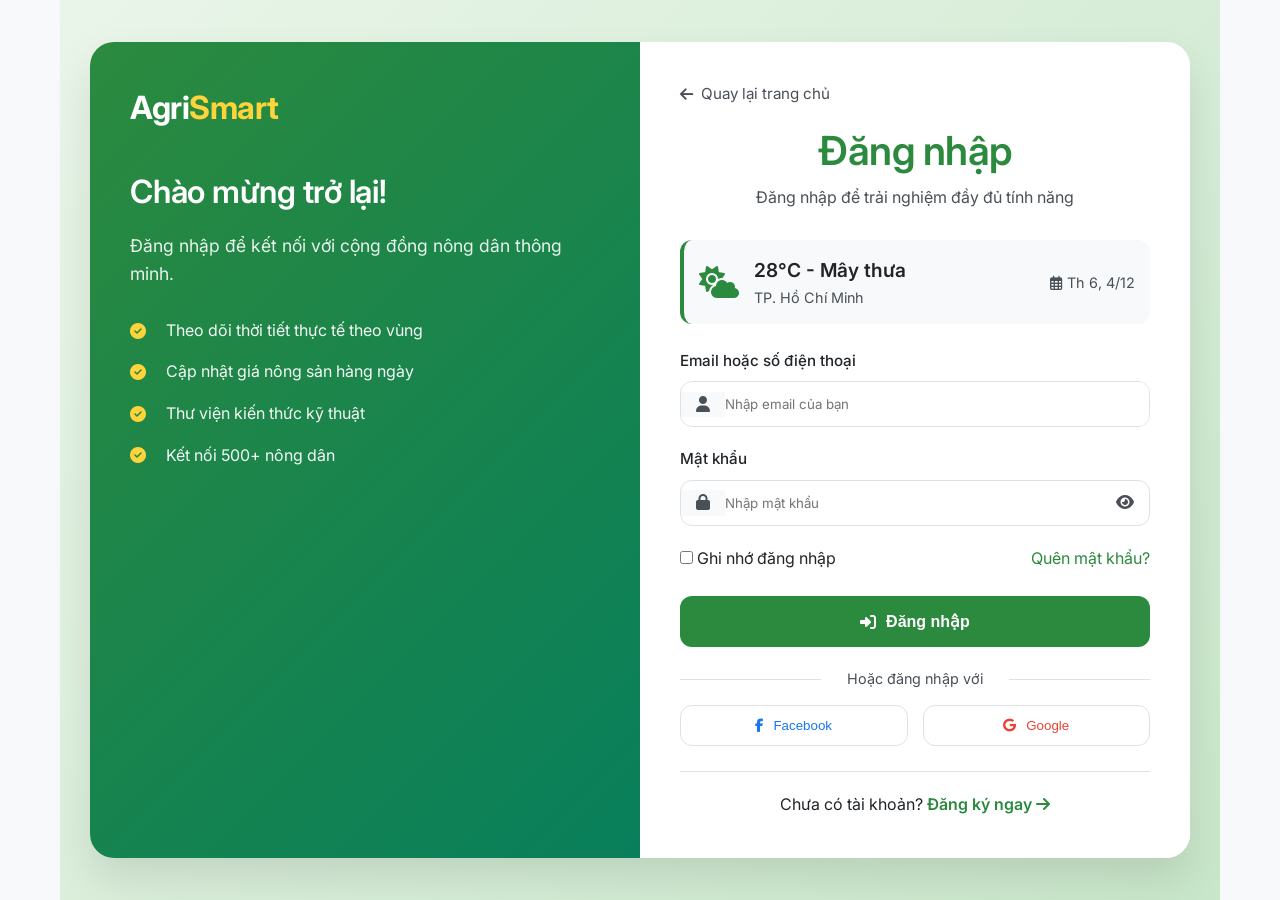
<file: login.html>
<!DOCTYPE html>
<html lang="vi">
<head>
    <meta charset="UTF-8">
    <meta name="viewport" content="width=device-width, initial-scale=1.0">
    <title>Đăng nhập - AgriSmart</title>
    <link rel="stylesheet" href="styles.css">
    <link rel="stylesheet" href="https://cdnjs.cloudflare.com/ajax/libs/font-awesome/6.4.0/css/all.min.css">
    <link href="https://fonts.googleapis.com/css2?family=Inter:wght@300;400;500;600;700&display=swap" rel="stylesheet">
    <style>
        .login-page {
            min-height: 100vh;
            display: flex;
            align-items: center;
            justify-content: center;
            background: linear-gradient(135deg, #e9f5e9 0%, #c8e6c9 100%);
            padding: 20px;
        }
        .login-container {
            display: grid;
            grid-template-columns: 1fr 1fr;
            max-width: 1100px;
            width: 100%;
            background-color: white;
            border-radius: 24px;
            box-shadow: 0 20px 40px rgba(0,0,0,0.1);
            overflow: hidden;
        }
        @media (max-width: 768px) {
            .login-container { grid-template-columns: 1fr; }
        }
        .login-left {
            background: linear-gradient(135deg, #2B8A3E 0%, #087F5B 100%);
            padding: 40px;
            color: white;
            display: flex;
            flex-direction: column;
            justify-content: space-between;
        }
        .login-left .logo {
            color: white;
            font-size: 2rem;
            font-weight: 700;
            margin-bottom: 40px;
        }
        .login-left .logo span { color: #ffd43b; }
        .login-left h2 { color: white; font-size: 2rem; margin-bottom: 20px; }
        .login-left p { color: rgba(255,255,255,0.9); font-size: 1.1rem; margin-bottom: 30px; }
        .feature-list {
            list-style: none;
            margin-bottom: 40px;
        }
        .feature-list li {
            display: flex;
            align-items: center;
            gap: 12px;
            margin-bottom: 16px;
            color: rgba(255,255,255,0.95);
        }
        .feature-list li i { color: #ffd43b; width: 24px; }
        .login-right {
            padding: 40px;
            background-color: white;
        }
        .login-header {
            text-align: center;
            margin-bottom: 30px;
        }
        .login-header h1 { color: var(--primary-color); margin-bottom: 10px; }
        .weather-widget-mini {
            background-color: #f8f9fa;
            border-radius: 12px;
            padding: 15px;
            margin-bottom: 25px;
            display: flex;
            align-items: center;
            gap: 15px;
            border-left: 4px solid var(--primary-color);
        }
        .weather-icon { font-size: 2rem; color: var(--primary-color); }
        .weather-info { flex: 1; }
        .weather-info .temp { font-size: 1.2rem; font-weight: 600; }
        .weather-info .desc { font-size: 0.9rem; color: var(--gray-color); }
        .form-group { margin-bottom: 20px; }
        .form-group label {
            display: block;
            margin-bottom: 8px;
            font-weight: 500;
        }
        .input-group {
            display: flex;
            align-items: center;
            border: 1px solid var(--border-color);
            border-radius: 12px;
            overflow: hidden;
            transition: var(--transition);
        }
        .input-group:focus-within {
            border-color: var(--primary-color);
            box-shadow: 0 0 0 3px rgba(43,138,62,0.1);
        }
        .input-icon {
            padding: 0 15px;
            background-color: #f8f9fa;
            color: var(--gray-color);
        }
        .input-group input {
            flex: 1;
            padding: 14px 0;
            border: none;
            font-family: 'Inter', sans-serif;
            outline: none;
        }
        .password-toggle {
            padding: 0 15px;
            cursor: pointer;
            color: var(--gray-color);
        }
        .form-options {
            display: flex;
            justify-content: space-between;
            align-items: center;
            margin-bottom: 25px;
        }
        .btn-login {
            width: 100%;
            padding: 16px;
            background-color: var(--primary-color);
            color: white;
            border: none;
            border-radius: 12px;
            font-size: 1rem;
            font-weight: 600;
            display: flex;
            align-items: center;
            justify-content: center;
            gap: 10px;
            cursor: pointer;
            transition: var(--transition);
            margin-bottom: 20px;
        }
        .btn-login:hover {
            background-color: var(--secondary-color);
            transform: translateY(-2px);
        }
        .social-login { text-align: center; margin-bottom: 25px; }
        .social-login p {
            color: var(--gray-color);
            font-size: 0.9rem;
            margin-bottom: 15px;
            position: relative;
        }
        .social-login p::before,
        .social-login p::after {
            content: '';
            position: absolute;
            top: 50%;
            width: 30%;
            height: 1px;
            background-color: var(--border-color);
        }
        .social-login p::before { left: 0; }
        .social-login p::after { right: 0; }
        .social-buttons {
            display: flex;
            gap: 15px;
        }
        .social-btn {
            flex: 1;
            padding: 12px;
            border: 1px solid var(--border-color);
            border-radius: 12px;
            background-color: white;
            display: flex;
            align-items: center;
            justify-content: center;
            gap: 10px;
            cursor: pointer;
            transition: var(--transition);
            font-weight: 500;
        }
        .social-btn:hover { background-color: #f8f9fa; transform: translateY(-2px); }
        .social-btn.facebook { color: #1877f2; }
        .social-btn.google { color: #ea4335; }
        .register-link {
            text-align: center;
            padding-top: 20px;
            border-top: 1px solid var(--border-color);
        }
        .register-link a {
            color: var(--primary-color);
            font-weight: 600;
            text-decoration: none;
        }
        .back-home {
            display: inline-flex;
            align-items: center;
            gap: 8px;
            color: var(--gray-color);
            text-decoration: none;
            font-size: 0.95rem;
            margin-bottom: 20px;
        }
        .back-home:hover { color: var(--primary-color); }
        .modal {
            display: none;
            position: fixed;
            top: 0;
            left: 0;
            width: 100%;
            height: 100%;
            background-color: rgba(0,0,0,0.5);
            z-index: 1000;
            align-items: center;
            justify-content: center;
        }
        .modal.active { display: flex; }
        .modal-content {
            background-color: white;
            border-radius: 24px;
            max-width: 500px;
            width: 90%;
            max-height: 90vh;
            overflow-y: auto;
            position: relative;
        }
        .modal-header {
            padding: 25px;
            border-bottom: 1px solid var(--border-color);
            display: flex;
            justify-content: space-between;
            align-items: center;
        }
        .modal-header h2 { margin: 0; color: var(--primary-color); }
        .close-modal {
            background: none;
            border: none;
            font-size: 1.5rem;
            cursor: pointer;
            color: var(--gray-color);
        }
        .modal-body { padding: 25px; }
        .register-success { text-align: center; padding: 30px; }
        .success-icon { font-size: 4rem; color: var(--primary-color); margin-bottom: 20px; }
        .btn-success {
            background-color: var(--primary-color);
            color: white;
            padding: 12px 30px;
            border: none;
            border-radius: 12px;
            font-weight: 600;
            cursor: pointer;
        }
        .welcome-toast {
            position: fixed;
            top: 20px;
            right: 20px;
            background-color: white;
            border-left: 4px solid var(--primary-color);
            border-radius: 12px;
            padding: 20px;
            box-shadow: 0 10px 30px rgba(0,0,0,0.1);
            display: none;
            align-items: center;
            gap: 15px;
            z-index: 2000;
            animation: slideIn 0.3s ease;
        }
        @keyframes slideIn {
            from { transform: translateX(100%); opacity: 0; }
            to { transform: translateX(0); opacity: 1; }
        }
        .welcome-toast.active { display: flex; }
        .welcome-icon {
            width: 50px;
            height: 50px;
            background-color: #e9f5e9;
            border-radius: 50%;
            display: flex;
            align-items: center;
            justify-content: center;
            color: var(--primary-color);
            font-size: 1.5rem;
        }
        .welcome-content { flex: 1; }
        .welcome-content h4 { margin-bottom: 5px; }
        .welcome-content p { margin: 0; font-size: 0.9rem; color: var(--gray-color); }
    </style>
</head>
<body>
    <div class="login-page">
        <div class="login-container">
            <!-- Left Panel -->
            <div class="login-left">
                <div>
                    <div class="logo">Agri<span>Smart</span></div>
                    <h2>Chào mừng trở lại!</h2>
                    <p>Đăng nhập để kết nối với cộng đồng nông dân thông minh.</p>
                    <ul class="feature-list">
                        <li><i class="fas fa-check-circle"></i> Theo dõi thời tiết thực tế theo vùng</li>
                        <li><i class="fas fa-check-circle"></i> Cập nhật giá nông sản hàng ngày</li>
                        <li><i class="fas fa-check-circle"></i> Thư viện kiến thức kỹ thuật</li>
                        <li><i class="fas fa-check-circle"></i> Kết nối 500+ nông dân</li>
                    </ul>
                </div>
            </div>
            
            <!-- Right Panel - Login Form -->
            <div class="login-right">
                <a href="index.html" class="back-home">
                    <i class="fas fa-arrow-left"></i> Quay lại trang chủ
                </a>
                
                <div class="login-header">
                    <h1>Đăng nhập</h1>
                    <p>Đăng nhập để trải nghiệm đầy đủ tính năng</p>
                </div>
                
                <!-- Weather Widget -->
                <div class="weather-widget-mini" id="loginWeatherWidget">
                    <div class="weather-icon"><i class="fas fa-cloud-sun"></i></div>
                    <div class="weather-info">
                        <div class="temp" id="weatherTemp">Đang tải...</div>
                        <div class="desc" id="weatherDesc">TP. Hồ Chí Minh</div>
                    </div>
                    <div style="font-size:0.9rem; color:var(--gray-color);">
                        <i class="far fa-calendar-alt"></i>
                        <span id="currentDate"></span>
                    </div>
                </div>
                
                <!-- Login Form -->
                <form class="login-form" id="loginForm">
                    <div class="form-group">
                        <label for="email">Email hoặc số điện thoại</label>
                        <div class="input-group">
                            <span class="input-icon"><i class="fas fa-user"></i></span>
                            <input type="email" id="email" placeholder="Nhập email của bạn" required>
                        </div>
                    </div>
                    
                    <div class="form-group">
                        <label for="password">Mật khẩu</label>
                        <div class="input-group">
                            <span class="input-icon"><i class="fas fa-lock"></i></span>
                            <input type="password" id="password" placeholder="Nhập mật khẩu" required>
                            <span class="password-toggle" onclick="togglePassword('password')">
                                <i class="fas fa-eye"></i>
                            </span>
                        </div>
                    </div>
                    
                    <div class="form-options">
                        <label class="remember-me">
                            <input type="checkbox" id="remember"> Ghi nhớ đăng nhập
                        </label>
                        <a href="#" class="forgot-password">Quên mật khẩu?</a>
                    </div>
                    
                    <button type="submit" class="btn-login">
                        <i class="fas fa-sign-in-alt"></i> Đăng nhập
                    </button>
                </form>
                
                <!-- Social Login -->
                <div class="social-login">
                    <p>Hoặc đăng nhập với</p>
                    <div class="social-buttons">
                        <button class="social-btn facebook" onclick="socialLogin('facebook')">
                            <i class="fab fa-facebook-f"></i> Facebook
                        </button>
                        <button class="social-btn google" onclick="socialLogin('google')">
                            <i class="fab fa-google"></i> Google
                        </button>
                    </div>
                </div>
                
                <!-- Register Link -->
                <div class="register-link">
                    Chưa có tài khoản? 
                    <a href="#" onclick="openRegisterModal(); return false;">
                        Đăng ký ngay <i class="fas fa-arrow-right"></i>
                    </a>
                </div>
            </div>
        </div>
    </div>
    
    <!-- Register Modal -->
    <div id="registerModal" class="modal">
        <div class="modal-content">
            <div class="modal-header">
                <h2>Đăng ký tài khoản</h2>
                <button class="close-modal" onclick="closeRegisterModal()"><i class="fas fa-times"></i></button>
            </div>
            <div class="modal-body">
                <div id="registerFormContainer">
                    <form id="registerForm">
                        <div class="form-group">
                            <label for="fullname">Họ và tên</label>
                            <div class="input-group">
                                <span class="input-icon"><i class="fas fa-user"></i></span>
                                <input type="text" id="fullname" placeholder="Nhập họ và tên" required>
                            </div>
                        </div>
                        <div class="form-group">
                            <label for="reg_email">Email</label>
                            <div class="input-group">
                                <span class="input-icon"><i class="fas fa-envelope"></i></span>
                                <input type="email" id="reg_email" placeholder="Nhập email" required>
                            </div>
                        </div>
                        <div class="form-group">
                            <label for="phone">Số điện thoại</label>
                            <div class="input-group">
                                <span class="input-icon"><i class="fas fa-phone"></i></span>
                                <input type="tel" id="phone" placeholder="Nhập số điện thoại" required>
                            </div>
                        </div>
                        <div class="form-group">
                            <label for="reg_password">Mật khẩu</label>
                            <div class="input-group">
                                <span class="input-icon"><i class="fas fa-lock"></i></span>
                                <input type="password" id="reg_password" placeholder="Tối thiểu 8 ký tự" required>
                                <span class="password-toggle" onclick="togglePassword('reg_password')">
                                    <i class="fas fa-eye"></i>
                                </span>
                            </div>
                        </div>
                        <div class="form-group">
                            <label for="confirm_password">Xác nhận mật khẩu</label>
                            <div class="input-group">
                                <span class="input-icon"><i class="fas fa-lock"></i></span>
                                <input type="password" id="confirm_password" placeholder="Nhập lại mật khẩu" required>
                                <span class="password-toggle" onclick="togglePassword('confirm_password')">
                                    <i class="fas fa-eye"></i>
                                </span>
                            </div>
                        </div>
                        <div class="form-group">
                            <label for="province">Tỉnh/Thành phố</label>
                            <div class="input-group">
                                <span class="input-icon"><i class="fas fa-map-marker-alt"></i></span>
                                <select id="province" style="flex:1; padding:14px 0; border:none; outline:none; background:transparent;">
                                    <option value="">Chọn tỉnh/thành phố</option>
                                    <option value="hcm">TP. Hồ Chí Minh</option>
                                    <option value="hn">Hà Nội</option>
                                    <option value="dn">Đà Nẵng</option>
                                    <option value="ct">Cần Thơ</option>
                                    <option value="ag">An Giang</option>
                                    <option value="tg">Tiền Giang</option>
                                </select>
                            </div>
                        </div>
                        <div class="form-group">
                            <label class="remember-me" style="display:flex; gap:10px;">
                                <input type="checkbox" id="agree_terms" required>
                                <span style="font-size:0.95rem;">
                                    Tôi đồng ý với <a href="#" style="color:var(--primary-color);">Điều khoản</a>
                                </span>
                            </label>
                        </div>
                        <button type="submit" class="btn-login" style="margin-top:20px;">
                            <i class="fas fa-user-plus"></i> Đăng ký
                        </button>
                    </form>
                </div>
                <div id="registerSuccess" style="display:none;">
                    <div class="register-success">
                        <div class="success-icon"><i class="fas fa-check-circle"></i></div>
                        <h3>Đăng ký thành công!</h3>
                        <p>Vui lòng kiểm tra email để xác thực tài khoản.</p>
                        <button class="btn-success" onclick="closeRegisterModal()">Đóng</button>
                    </div>
                </div>
            </div>
        </div>
    </div>
    
    <!-- Welcome Toast -->
    <div id="welcomeToast" class="welcome-toast">
        <div class="welcome-icon"><i class="fas fa-user-check"></i></div>
        <div class="welcome-content">
            <h4 id="welcomeMessage">Xin chào!</h4>
            <p id="welcomeSubtext">Đăng nhập thành công. Đang chuyển hướng...</p>
        </div>
        <button class="close-toast" onclick="closeToast()"><i class="fas fa-times"></i></button>
    </div>

    <script>
        // ========== WEATHER ==========
        document.addEventListener('DOMContentLoaded', function() {
            loadWeatherData();
            updateCurrentDate();
        });

        async function loadWeatherData() {
            try {
                const apiKey = 'bd5e378503939ddaee76f12ad7a97608';
                const response = await fetch(`https://api.openweathermap.org/data/2.5/weather?q=Ho Chi Minh City,VN&units=metric&appid=${apiKey}&lang=vi`);
                const data = await response.json();
                if (data.main) {
                    document.getElementById('weatherTemp').innerHTML = `${Math.round(data.main.temp)}°C - ${data.weather[0].description}`;
                    document.getElementById('weatherDesc').innerHTML = data.name;
                }
            } catch (error) {
                document.getElementById('weatherTemp').innerHTML = '28°C - Mây thưa';
                document.getElementById('weatherDesc').innerHTML = 'TP. Hồ Chí Minh';
            }
        }

        function updateCurrentDate() {
            const now = new Date();
            document.getElementById('currentDate').innerHTML = now.toLocaleDateString('vi-VN', { weekday: 'short', day: 'numeric', month: 'numeric' });
        }

        // ========== AUTH ==========
        function togglePassword(fieldId) {
            const field = document.getElementById(fieldId);
            const icon = event.currentTarget.querySelector('i');
            if (field.type === 'password') {
                field.type = 'text';
                icon.className = 'fas fa-eye-slash';
            } else {
                field.type = 'password';
                icon.className = 'fas fa-eye';
            }
        }

        document.getElementById('loginForm').addEventListener('submit', function(e) {
            e.preventDefault();
            const email = document.getElementById('email').value;
            const password = document.getElementById('password').value;
            const remember = document.getElementById('remember').checked;
            
            const submitBtn = e.target.querySelector('button[type="submit"]');
            submitBtn.innerHTML = '<i class="fas fa-spinner fa-spin"></i> Đang đăng nhập...';
            submitBtn.disabled = true;
            
            setTimeout(() => {
                const userName = email.split('@')[0];
                const displayName = userName.charAt(0).toUpperCase() + userName.slice(1);
                
                const userData = {
                    name: displayName,
                    email: email,
                    avatar: `https://i.pravatar.cc/100?u=${email}`,
                    loginTime: new Date().toISOString()
                };
                
                if (remember) {
                    localStorage.setItem('agri_user', JSON.stringify(userData));
                } else {
                    sessionStorage.setItem('agri_user', JSON.stringify(userData));
                }
                
                showWelcomeToast(displayName);
                setTimeout(() => { window.location.href = 'index.html'; }, 2000);
            }, 1500);
        });

        document.getElementById('registerForm').addEventListener('submit', function(e) {
            e.preventDefault();
            const password = document.getElementById('reg_password').value;
            const confirm = document.getElementById('confirm_password').value;
            
            if (password.length < 8) { alert('Mật khẩu phải có ít nhất 8 ký tự'); return; }
            if (password !== confirm) { alert('Mật khẩu xác nhận không khớp'); return; }
            
            const submitBtn = e.target.querySelector('button[type="submit"]');
            submitBtn.innerHTML = '<i class="fas fa-spinner fa-spin"></i> Đang đăng ký...';
            submitBtn.disabled = true;
            
            setTimeout(() => {
                document.getElementById('registerFormContainer').style.display = 'none';
                document.getElementById('registerSuccess').style.display = 'block';
                
                setTimeout(() => {
                    closeRegisterModal();
                    document.getElementById('registerForm').reset();
                    document.getElementById('registerFormContainer').style.display = 'block';
                    document.getElementById('registerSuccess').style.display = 'none';
                    submitBtn.innerHTML = '<i class="fas fa-user-plus"></i> Đăng ký';
                    submitBtn.disabled = false;
                    
                    const regEmail = document.getElementById('reg_email').value;
                    document.getElementById('email').value = regEmail;
                    document.getElementById('password').focus();
                }, 3000);
            }, 1500);
        });

        function socialLogin(provider) {
            const btn = event.currentTarget;
            const originalText = btn.innerHTML;
            btn.innerHTML = '<i class="fas fa-spinner fa-spin"></i> Đang kết nối...';
            btn.disabled = true;
            
            setTimeout(() => {
                const userData = {
                    name: `User_${provider}`,
                    email: `user@${provider}.com`,
                    avatar: `https://i.pravatar.cc/100?u=${provider}`,
                    loginTime: new Date().toISOString()
                };
                sessionStorage.setItem('agri_user', JSON.stringify(userData));
                showWelcomeToast(`User_${provider}`);
                setTimeout(() => { window.location.href = 'index.html'; }, 2000);
                btn.innerHTML = originalText;
                btn.disabled = false;
            }, 1500);
        }

        function showWelcomeToast(userName) {
            document.getElementById('welcomeMessage').innerHTML = `Xin chào, ${userName}!`;
            document.getElementById('welcomeToast').classList.add('active');
            setTimeout(() => { closeToast(); }, 3000);
        }

        function closeToast() {
            document.getElementById('welcomeToast').classList.remove('active');
        }

        function openRegisterModal() {
            document.getElementById('registerModal').classList.add('active');
            document.body.style.overflow = 'hidden';
        }

        function closeRegisterModal() {
            document.getElementById('registerModal').classList.remove('active');
            document.body.style.overflow = 'auto';
            document.getElementById('registerForm').reset();
            document.getElementById('registerFormContainer').style.display = 'block';
            document.getElementById('registerSuccess').style.display = 'none';
        }

        window.onclick = function(event) {
            const modal = document.getElementById('registerModal');
            if (event.target === modal) closeRegisterModal();
        }
    </script>
</body>
</html>
</file>
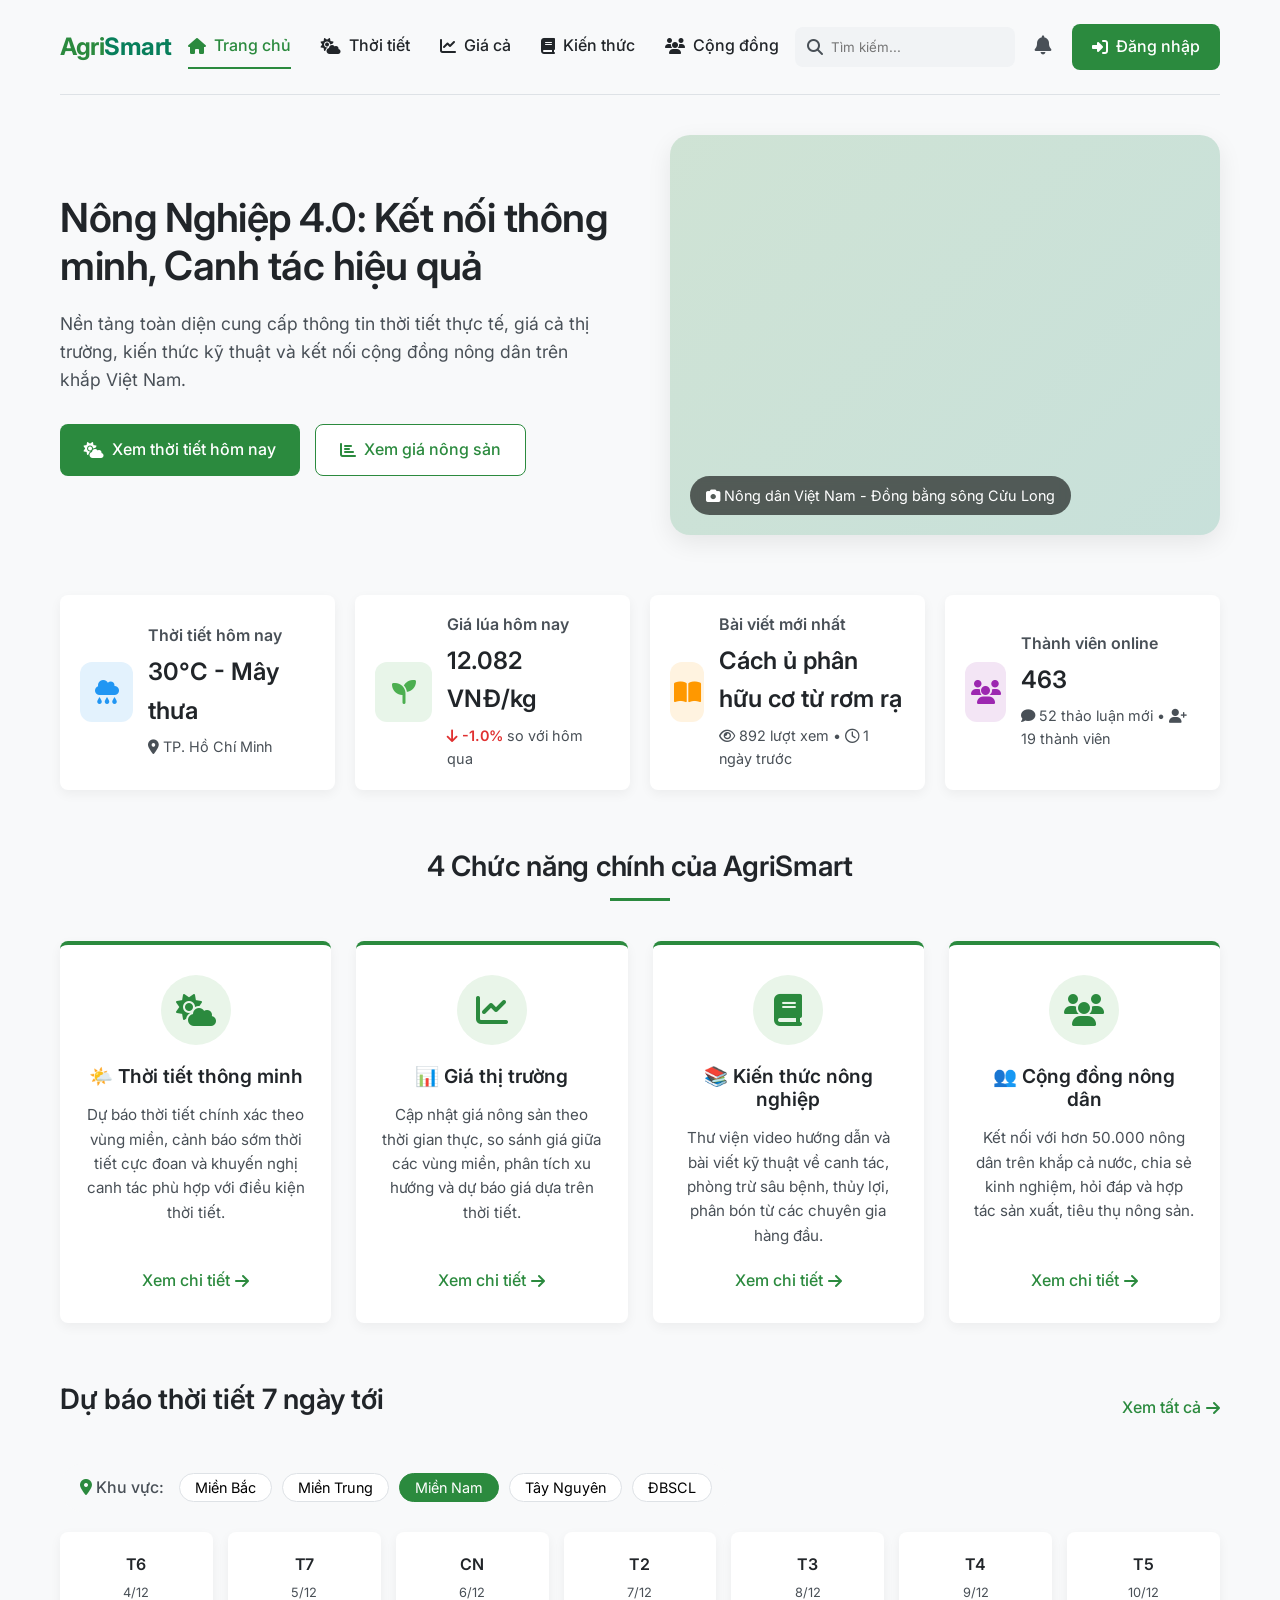
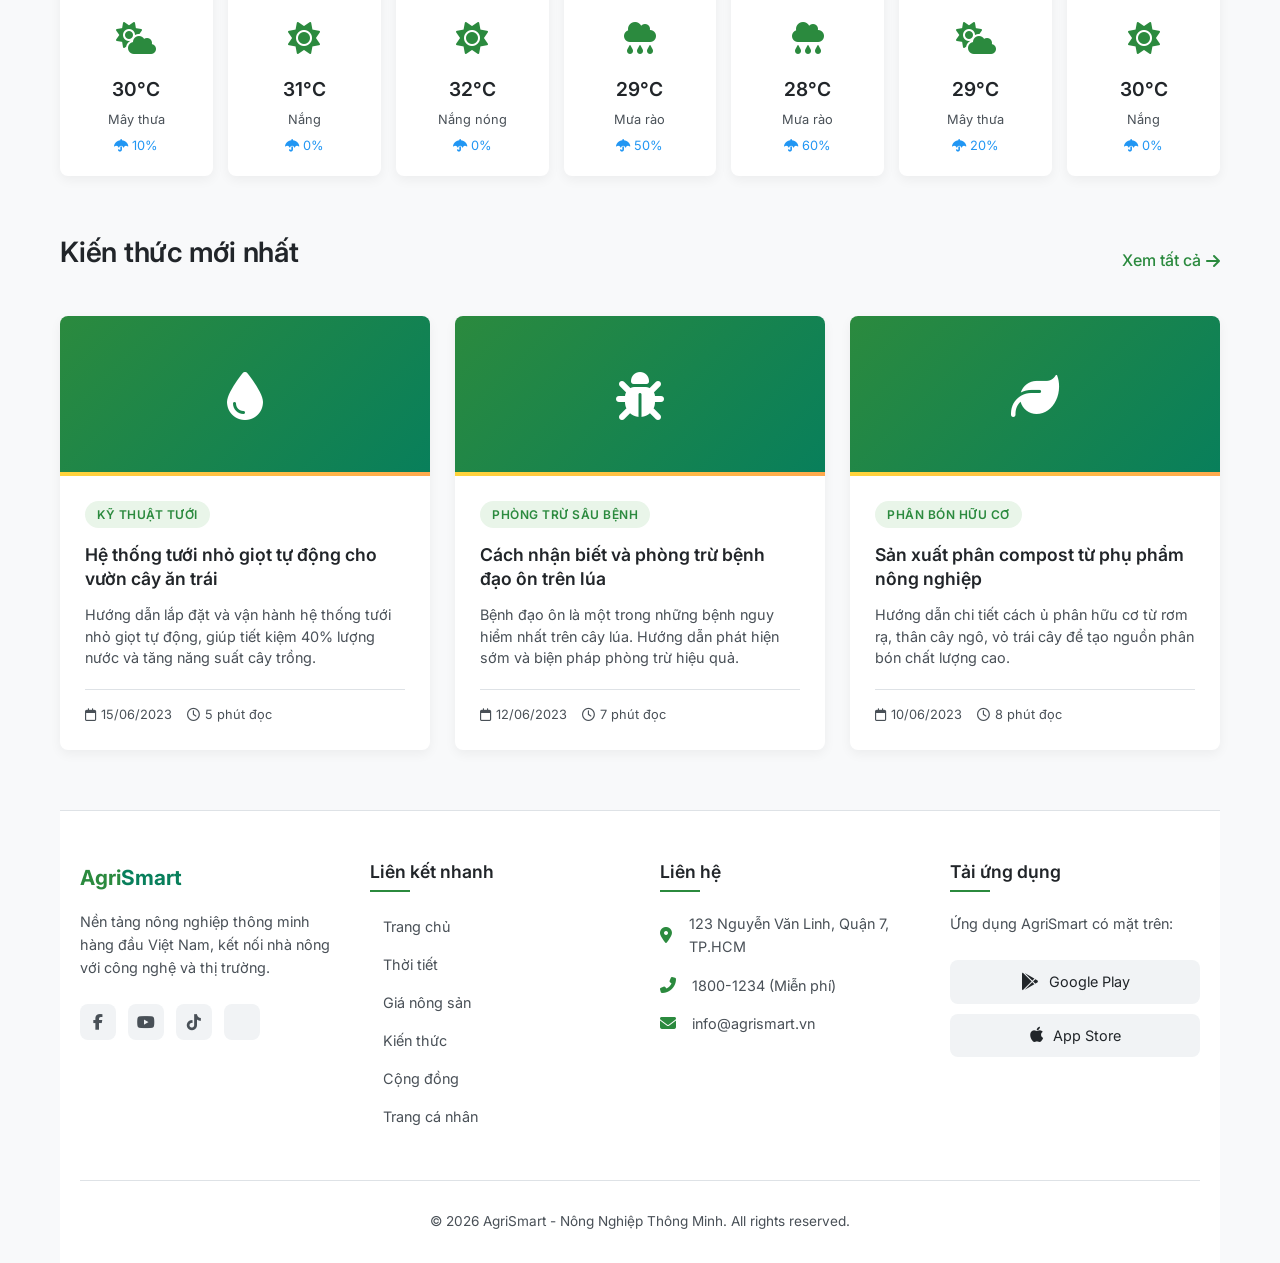
<file: profile.html>
<!DOCTYPE html>
<html lang="vi">
<head>
    <meta charset="UTF-8">
    <meta name="viewport" content="width=device-width, initial-scale=1.0">
    <title>Trang cá nhân - AgriSmart</title>
    <link rel="stylesheet" href="styles.css">
    <link rel="stylesheet" href="https://cdnjs.cloudflare.com/ajax/libs/font-awesome/6.4.0/css/all.min.css">
    <link href="https://fonts.googleapis.com/css2?family=Inter:wght@300;400;500;600;700&display=swap" rel="stylesheet">
    <style>
        /* Profile Page Styles */
        .profile-page {
            margin-bottom: 60px;
        }
        
        .profile-header {
            text-align: center;
            margin-bottom: 40px;
            padding: 20px;
            background: linear-gradient(135deg, #f8f9fa 0%, #e9f5e9 100%);
            border-radius: var(--border-radius);
        }
        
        .profile-header h1 {
            color: var(--primary-color);
            margin-bottom: 10px;
        }
        
        .profile-header p {
            color: var(--gray-color);
            margin-bottom: 0;
        }
        
        .profile-container {
            display: grid;
            grid-template-columns: 300px 1fr;
            gap: 30px;
            margin-bottom: 40px;
        }
        
        @media (max-width: 768px) {
            .profile-container {
                grid-template-columns: 1fr;
            }
        }
        
        /* Sidebar */
        .profile-sidebar {
            background-color: white;
            border-radius: var(--border-radius);
            padding: 30px;
            box-shadow: var(--shadow);
            text-align: center;
        }
        
        .avatar-container {
            position: relative;
            width: 150px;
            height: 150px;
            margin: 0 auto 20px;
        }
        
        .profile-avatar-large {
            width: 150px;
            height: 150px;
            border-radius: 50%;
            border: 4px solid var(--primary-color);
            object-fit: cover;
            background-color: #f1f3f5;
        }
        
        .avatar-placeholder {
            width: 150px;
            height: 150px;
            border-radius: 50%;
            border: 4px solid var(--primary-color);
            background-color: #f1f3f5;
            display: flex;
            align-items: center;
            justify-content: center;
            margin: 0 auto;
        }
        
        .avatar-placeholder i {
            font-size: 5rem;
            color: #adb5bd;
        }
        
        .change-avatar-btn {
            position: absolute;
            bottom: 5px;
            right: 5px;
            width: 40px;
            height: 40px;
            border-radius: 50%;
            background-color: var(--primary-color);
            color: white;
            border: 2px solid white;
            display: flex;
            align-items: center;
            justify-content: center;
            cursor: pointer;
            transition: var(--transition);
            box-shadow: var(--shadow);
        }
        
        .change-avatar-btn:hover {
            background-color: var(--secondary-color);
            transform: scale(1.1);
        }
        
        .change-avatar-btn i {
            font-size: 1.2rem;
        }
        
        .profile-name {
            font-size: 1.5rem;
            margin-bottom: 5px;
            color: var(--dark-color);
        }
        
        .profile-email {
            color: var(--gray-color);
            margin-bottom: 20px;
            font-size: 0.95rem;
        }
        
        .profile-stats {
            display: flex;
            justify-content: space-around;
            padding: 20px 0;
            border-top: 1px solid var(--border-color);
            border-bottom: 1px solid var(--border-color);
            margin-bottom: 20px;
        }
        
        .profile-stat-item {
            text-align: center;
        }
        
        .profile-stat-value {
            font-size: 1.5rem;
            font-weight: 600;
            color: var(--primary-color);
        }
        
        .profile-stat-label {
            font-size: 0.85rem;
            color: var(--gray-color);
        }
        
        .profile-bio-display {
            font-size: 0.95rem;
            color: var(--gray-color);
            margin-bottom: 20px;
            padding: 15px;
            line-height: 1.5;
            text-align: left;
            background-color: #f8f9fa;
            border-radius: var(--border-radius);
            border-left: 3px solid var(--primary-color);
        }
        
        .profile-join-date {
            font-size: 0.9rem;
            color: var(--gray-color);
            display: flex;
            align-items: center;
            justify-content: center;
            gap: 8px;
            padding-top: 15px;
            border-top: 1px solid var(--border-color);
        }
        
        /* Main Content */
        .profile-content {
            background-color: white;
            border-radius: var(--border-radius);
            padding: 30px;
            box-shadow: var(--shadow);
        }
        
        .profile-tabs {
            display: flex;
            gap: 10px;
            margin-bottom: 30px;
            border-bottom: 1px solid var(--border-color);
            padding-bottom: 15px;
        }
        
        .profile-tab {
            padding: 10px 20px;
            background: none;
            border: none;
            font-family: 'Inter', sans-serif;
            font-weight: 500;
            color: var(--gray-color);
            cursor: pointer;
            border-radius: 30px;
            transition: var(--transition);
        }
        
        .profile-tab:hover {
            color: var(--primary-color);
            background-color: #e9f5e9;
        }
        
        .profile-tab.active {
            background-color: var(--primary-color);
            color: white;
        }
        
        /* Form Styles */
        .profile-form {
            display: grid;
            grid-template-columns: repeat(2, 1fr);
            gap: 20px;
        }
        
        @media (max-width: 576px) {
            .profile-form {
                grid-template-columns: 1fr;
            }
        }
        
        .form-group {
            margin-bottom: 20px;
        }
        
        .form-group.full-width {
            grid-column: 1 / -1;
        }
        
        .form-group label {
            display: block;
            margin-bottom: 8px;
            font-weight: 500;
            font-size: 0.95rem;
            color: var(--dark-color);
        }
        
        .profile-input-group {
            display: flex;
            align-items: center;
            border: 1px solid var(--border-color);
            border-radius: 12px;
            overflow: hidden;
            transition: var(--transition);
            background-color: white;
        }
        
        .profile-input-group:focus-within {
            border-color: var(--primary-color);
            box-shadow: 0 0 0 3px rgba(43,138,62,0.1);
        }
        
        .profile-input-icon {
            padding: 0 15px;
            background-color: #f8f9fa;
            color: var(--gray-color);
            font-size: 1rem;
        }
        
        .profile-input-group input,
        .profile-input-group select,
        .profile-input-group textarea {
            flex: 1;
            padding: 12px 0;
            border: none;
            font-family: 'Inter', sans-serif;
            outline: none;
            background: transparent;
            font-size: 0.95rem;
        }
        
        .profile-input-group input::placeholder,
        .profile-input-group textarea::placeholder {
            color: #adb5bd;
        }
        
        .profile-input-group textarea {
            min-height: 100px;
            resize: vertical;
            padding: 12px 0;
        }
        
        .profile-input-group select {
            cursor: pointer;
            background-color: transparent;
        }
        
        .profile-save-btn {
            background-color: var(--primary-color);
            color: white;
            border: none;
            padding: 14px 30px;
            border-radius: 12px;
            font-weight: 600;
            cursor: pointer;
            transition: var(--transition);
            display: inline-flex;
            align-items: center;
            gap: 10px;
            font-size: 1rem;
            margin-top: 10px;
        }
        
        .profile-save-btn:hover {
            background-color: var(--secondary-color);
            transform: translateY(-2px);
        }
        
        .profile-save-btn i {
            font-size: 1.1rem;
        }
        
        /* Activity Tab - Tính năng đang phát triển */
        .developing-message {
            text-align: center;
            padding: 60px 20px;
            color: var(--gray-color);
            background-color: #f8f9fa;
            border-radius: var(--border-radius);
        }
        
        .developing-message i {
            font-size: 4rem;
            color: var(--primary-color);
            margin-bottom: 20px;
        }
        
        .developing-message h3 {
            margin-bottom: 10px;
            color: var(--dark-color);
            font-size: 1.5rem;
        }
        
        .developing-message p {
            margin-bottom: 0;
            font-size: 1rem;
            color: var(--gray-color);
        }
        
        /* Success Message */
        .success-message {
            position: fixed;
            top: 20px;
            right: 20px;
            background-color: #d4edda;
            color: #155724;
            padding: 15px 25px;
            border-radius: 8px;
            border-left: 4px solid #28a745;
            box-shadow: var(--shadow-lg);
            display: flex;
            align-items: center;
            gap: 10px;
            z-index: 1000;
            animation: slideInRight 0.3s ease;
        }
        
        @keyframes slideInRight {
            from {
                transform: translateX(100%);
                opacity: 0;
            }
            to {
                transform: translateX(0);
                opacity: 1;
            }
        }
        
        .success-message i {
            font-size: 1.2rem;
            color: #28a745;
        }
        
        .success-message.fade-out {
            animation: fadeOut 0.3s ease forwards;
        }
        
        @keyframes fadeOut {
            to {
                opacity: 0;
                transform: translateY(-10px);
            }
        }
        
        /* Avatar Upload Modal */
        .avatar-modal {
            position: fixed;
            top: 0;
            left: 0;
            width: 100%;
            height: 100%;
            background-color: rgba(0, 0, 0, 0.5);
            display: flex;
            align-items: center;
            justify-content: center;
            z-index: 2000;
        }
        
        .avatar-modal-content {
            background-color: white;
            border-radius: 16px;
            width: 90%;
            max-width: 400px;
            padding: 30px;
            text-align: center;
        }
        
        .avatar-modal-content h3 {
            margin-bottom: 20px;
            color: var(--primary-color);
        }
        
        .avatar-preview {
            width: 150px;
            height: 150px;
            border-radius: 50%;
            margin: 0 auto 20px;
            border: 3px solid var(--primary-color);
            background-color: #f1f3f5;
            display: flex;
            align-items: center;
            justify-content: center;
            overflow: hidden;
        }
        
        .avatar-preview i {
            font-size: 4rem;
            color: #adb5bd;
        }
        
        .avatar-preview img {
            width: 100%;
            height: 100%;
            object-fit: cover;
        }
        
        .avatar-upload-input {
            display: none;
        }
        
        .avatar-upload-label {
            display: inline-block;
            padding: 10px 20px;
            background-color: var(--primary-color);
            color: white;
            border-radius: 8px;
            cursor: pointer;
            margin-bottom: 15px;
            transition: var(--transition);
        }
        
        .avatar-upload-label:hover {
            background-color: var(--secondary-color);
        }
        
        .avatar-modal-buttons {
            display: flex;
            gap: 10px;
            justify-content: center;
            margin-top: 20px;
        }
        
        .avatar-modal-btn {
            padding: 10px 25px;
            border: none;
            border-radius: 8px;
            font-weight: 500;
            cursor: pointer;
            transition: var(--transition);
        }
        
        .avatar-modal-btn.save {
            background-color: var(--primary-color);
            color: white;
        }
        
        .avatar-modal-btn.save:hover {
            background-color: var(--secondary-color);
        }
        
        .avatar-modal-btn.cancel {
            background-color: #f1f3f5;
            color: var(--gray-color);
        }
        
        .avatar-modal-btn.cancel:hover {
            background-color: #e9ecef;
        }
    </style>
</head>
<body>
    <!-- Header -->
    <header>
        <div class="logo">Agri<span>Smart</span></div>
        
        <nav>
            <ul>
                <li><a href="index.html"><i class="fas fa-home"></i> Trang chủ</a></li>
                <li><a href="weather.html"><i class="fas fa-cloud-sun"></i> Thời tiết</a></li>
                <li><a href="prices.html"><i class="fas fa-chart-line"></i> Giá cả</a></li>
                <li><a href="knowledge.html"><i class="fas fa-book"></i> Kiến thức</a></li>
                <li><a href="community.html"><i class="fas fa-users"></i> Cộng đồng</a></li>
            </ul>
        </nav>
        
        <div class="header-right">
            <div class="search-box">
                <i class="fas fa-search"></i>
                <input type="text" placeholder="Tìm kiếm..." id="searchInput">
            </div>
            
            <div class="notification" id="notificationBtn">
                <i class="fas fa-bell"></i>
            </div>
            
            <div class="user-profile" id="userMenuContainer"></div>
        </div>
    </header>

    <!-- PROFILE PAGE -->
    <main class="profile-page">
        <div class="profile-header">
            <h1><i class="fas fa-user-circle"></i> Trang cá nhân</h1>
            <p>Quản lý thông tin cá nhân và theo dõi hoạt động của bạn trên AgriSmart</p>
        </div>

        <div class="profile-container" id="profileContainer">
            <div class="loading">Đang tải thông tin...</div>
        </div>
    </main>

    <!-- FOOTER -->
    <footer>
        <div class="footer-container">
            <div class="footer-grid">
                <div class="footer-col">
                    <div class="footer-logo">Agri<span>Smart</span></div>
                    <p>Nền tảng nông nghiệp thông minh hàng đầu Việt Nam, kết nối nhà nông với công nghệ và thị trường.</p>
                    <div class="social-links">
                        <a href="#" class="social-link"><i class="fab fa-facebook-f"></i></a>
                        <a href="#" class="social-link"><i class="fab fa-youtube"></i></a>
                        <a href="#" class="social-link"><i class="fab fa-tiktok"></i></a>
                        <a href="#" class="social-link"><i class="fab fa-zalo"></i></a>
                    </div>
                </div>
                <div class="footer-col">
                    <h3>Liên kết nhanh</h3>
                    <ul class="footer-links">
                        <li><a href="index.html"><i class="fas fa-chevron-right"></i> Trang chủ</a></li>
                        <li><a href="weather.html"><i class="fas fa-chevron-right"></i> Thời tiết</a></li>
                        <li><a href="prices.html"><i class="fas fa-chevron-right"></i> Giá nông sản</a></li>
                        <li><a href="knowledge.html"><i class="fas fa-chevron-right"></i> Kiến thức</a></li>
                        <li><a href="community.html"><i class="fas fa-chevron-right"></i> Cộng đồng</a></li>
                        <li><a href="profile.html"><i class="fas fa-chevron-right"></i> Trang cá nhân</a></li>
                    </ul>
                </div>
                <div class="footer-col">
                    <h3>Liên hệ</h3>
                    <ul class="contact-info">
                        <li><i class="fas fa-map-marker-alt"></i><span>123 Nguyễn Văn Linh, Quận 7, TP.HCM</span></li>
                        <li><i class="fas fa-phone-alt"></i><span>1800-1234 (Miễn phí)</span></li>
                        <li><i class="fas fa-envelope"></i><span>info@agrismart.vn</span></li>
                    </ul>
                </div>
                <div class="footer-col">
                    <h3>Tải ứng dụng</h3>
                    <p>Ứng dụng AgriSmart có mặt trên:</p>
                    <div class="app-buttons">
                        <a href="#" class="app-btn"><i class="fab fa-google-play"></i> Google Play</a>
                        <a href="#" class="app-btn"><i class="fab fa-apple"></i> App Store</a>
                    </div>
                </div>
            </div>
            <div class="footer-bottom">
                <p>&copy; 2023 AgriSmart - Nông Nghiệp Thông Minh. All rights reserved.</p>
            </div>
        </div>
    </footer>

    <script>
        document.addEventListener('DOMContentLoaded', function() {
            const savedUser = localStorage.getItem('agri_user') || sessionStorage.getItem('agri_user');
            
            if (!savedUser) {
                alert('Vui lòng đăng nhập để xem trang cá nhân');
                window.location.href = 'index.html';
                return;
            }
            
            updateUserMenu();
            loadProfileData();
            
            document.getElementById('notificationBtn').addEventListener('click', function() {
                showNotificationModal();
            });
        });

        function updateUserMenu() {
            const userContainer = document.getElementById('userMenuContainer');
            const savedUser = localStorage.getItem('agri_user') || sessionStorage.getItem('agri_user');
            
            if (savedUser) {
                const userData = JSON.parse(savedUser);
                
                let avatarHtml = '';
                if (userData.avatar) {
                    avatarHtml = `<img src="${userData.avatar}" alt="${userData.name}" class="user-avatar">`;
                } else {
                    avatarHtml = `<div class="user-avatar" style="background-color: #f1f3f5; display: flex; align-items: center; justify-content: center;"><i class="fas fa-user-circle" style="font-size: 2rem; color: #adb5bd;"></i></div>`;
                }
                
                let dropdownAvatarHtml = '';
                if (userData.avatar) {
                    dropdownAvatarHtml = `<img src="${userData.avatar}" alt="${userData.name}">`;
                } else {
                    dropdownAvatarHtml = `<div style="width: 50px; height: 50px; border-radius: 50%; background-color: #f1f3f5; display: flex; align-items: center; justify-content: center;"><i class="fas fa-user-circle" style="font-size: 2.5rem; color: #adb5bd;"></i></div>`;
                }
                
                userContainer.innerHTML = `
                    <div class="user-profile" onclick="toggleUserDropdown(event)">
                        ${avatarHtml}
                        <div class="user-dropdown">
                            <div class="dropdown-header">
                                ${dropdownAvatarHtml}
                                <div class="user-info">
                                    <h4>${userData.name}</h4>
                                    <p>${userData.email}</p>
                                </div>
                            </div>
                            <ul class="dropdown-menu">
                                <li><a href="profile.html"><i class="fas fa-user"></i> Trang cá nhân</a></li>
                            </ul>
                            <div class="dropdown-footer">
                                <a href="#" onclick="logout(); return false;" class="logout-btn">
                                    <i class="fas fa-sign-out-alt"></i> Đăng xuất
                                </a>
                            </div>
                        </div>
                    </div>
                `;
            }
        }

        function toggleUserDropdown(event) {
            event.stopPropagation();
            event.currentTarget.classList.toggle('active');
        }

        document.addEventListener('click', function() {
            const userProfile = document.querySelector('.user-profile');
            if (userProfile) userProfile.classList.remove('active');
        });

        function logout() {
            localStorage.removeItem('agri_user');
            sessionStorage.removeItem('agri_user');
            window.location.href = 'index.html';
        }

        function showNotificationModal() {
            const modal = document.createElement('div');
            modal.className = 'notification-modal';
            modal.innerHTML = `
                <div class="modal-content">
                    <div class="modal-header">
                        <h3>Thông báo</h3>
                        <button class="close-modal">&times;</button>
                    </div>
                    <div class="developing-content">
                        <div class="developing-icon">
                            <i class="fas fa-tools"></i>
                        </div>
                        <div class="developing-title">Tính năng đang phát triển</div>
                        <div class="developing-text">
                            Chức năng thông báo sẽ được cập nhật trong thời gian tới.
                        </div>
                    </div>
                    <div class="modal-footer">
                        <button class="btn-ok" onclick="this.closest('.notification-modal').remove()">Đã hiểu</button>
                    </div>
                </div>
            `;
            document.body.appendChild(modal);
            
            const closeBtn = modal.querySelector('.close-modal');
            closeBtn.addEventListener('click', function() {
                document.body.removeChild(modal);
            });
            
            modal.addEventListener('click', function(e) {
                if (e.target === modal) {
                    document.body.removeChild(modal);
                }
            });
        }

        function loadProfileData() {
            const savedUser = JSON.parse(localStorage.getItem('agri_user') || sessionStorage.getItem('agri_user'));
            
            let profileData = localStorage.getItem('agri_profile');
            
            if (!profileData) {
                profileData = {
                    name: savedUser.name,
                    email: savedUser.email,
                    avatar: null,
                    phone: '',
                    address: '',
                    province: '',
                    farmType: '',
                    farmSize: '',
                    bio: 'Chưa có giới thiệu',
                    joinDate: new Date().toLocaleDateString('vi-VN', { year: 'numeric', month: 'long', day: 'numeric' })
                };
                localStorage.setItem('agri_profile', JSON.stringify(profileData));
            } else {
                profileData = JSON.parse(profileData);
            }
            
            displayProfile(profileData);
        }

        function displayProfile(profile) {
            const container = document.getElementById('profileContainer');
            
            let avatarHtml = '';
            if (profile.avatar) {
                avatarHtml = `<img src="${profile.avatar}" alt="${profile.name}" class="profile-avatar-large" id="profileAvatar">`;
            } else {
                avatarHtml = `<div class="avatar-placeholder" id="profileAvatar"><i class="fas fa-user-circle"></i></div>`;
            }
            
            container.innerHTML = `
                <div class="profile-sidebar">
                    <div class="avatar-container">
                        ${avatarHtml}
                        <div class="change-avatar-btn" onclick="openAvatarModal()">
                            <i class="fas fa-camera"></i>
                        </div>
                    </div>
                    
                    <h2 class="profile-name" id="profileName">${profile.name}</h2>
                    <p class="profile-email" id="profileEmail">${profile.email}</p>
                    
                    <div class="profile-stats">
                        <div class="profile-stat-item">
                            <div class="profile-stat-value">0</div>
                            <div class="profile-stat-label">Bài viết</div>
                        </div>
                        <div class="profile-stat-item">
                            <div class="profile-stat-value">0</div>
                            <div class="profile-stat-label">Bình luận</div>
                        </div>
                        <div class="profile-stat-item">
                            <div class="profile-stat-value">0</div>
                            <div class="profile-stat-label">Năm</div>
                        </div>
                    </div>
                    
                    <div class="profile-bio-display" id="profileBioDisplay">
                        ${profile.bio || 'Chưa có giới thiệu'}
                    </div>
                    
                    <div class="profile-join-date">
                        <i class="fas fa-calendar-alt"></i>
                        <span>Tham gia: ${profile.joinDate}</span>
                    </div>
                </div>
                
                <div class="profile-content">
                    <div class="profile-tabs">
                        <button class="profile-tab active" onclick="switchProfileTab('info')">Thông tin cá nhân</button>
                        <button class="profile-tab" onclick="switchProfileTab('activity')">Hoạt động</button>
                    </div>
                    
                    <div id="profileInfoTab">
                        <form class="profile-form" id="profileForm">
                            <div class="form-group">
                                <label for="fullName">Họ và tên</label>
                                <div class="profile-input-group">
                                    <span class="profile-input-icon"><i class="fas fa-user"></i></span>
                                    <input type="text" id="fullName" value="${profile.name}" placeholder="Nhập họ và tên" required>
                                </div>
                            </div>
                            
                            <div class="form-group">
                                <label for="profilePhone">Số điện thoại</label>
                                <div class="profile-input-group">
                                    <span class="profile-input-icon"><i class="fas fa-phone"></i></span>
                                    <input type="tel" id="profilePhone" value="${profile.phone || ''}" placeholder="Nhập số điện thoại">
                                </div>
                            </div>
                            
                            <div class="form-group">
                                <label for="profileAddress">Địa chỉ</label>
                                <div class="profile-input-group">
                                    <span class="profile-input-icon"><i class="fas fa-map-marker-alt"></i></span>
                                    <input type="text" id="profileAddress" value="${profile.address || ''}" placeholder="Nhập địa chỉ">
                                </div>
                            </div>
                            
                            <div class="form-group">
                                <label for="profileProvince">Tỉnh/Thành phố</label>
                                <div class="profile-input-group">
                                    <span class="profile-input-icon"><i class="fas fa-city"></i></span>
                                    <select id="profileProvince">
                                        <option value="">Chọn tỉnh/thành phố</option>
                                        <option value="hcm" ${profile.province === 'hcm' ? 'selected' : ''}>TP. Hồ Chí Minh</option>
                                        <option value="hn" ${profile.province === 'hn' ? 'selected' : ''}>Hà Nội</option>
                                        <option value="dn" ${profile.province === 'dn' ? 'selected' : ''}>Đà Nẵng</option>
                                        <option value="ct" ${profile.province === 'ct' ? 'selected' : ''}>Cần Thơ</option>
                                        <option value="ag" ${profile.province === 'ag' ? 'selected' : ''}>An Giang</option>
                                        <option value="tg" ${profile.province === 'tg' ? 'selected' : ''}>Tiền Giang</option>
                                    </select>
                                </div>
                            </div>
                            
                            <div class="form-group">
                                <label for="farmType">Loại hình canh tác</label>
                                <div class="profile-input-group">
                                    <span class="profile-input-icon"><i class="fas fa-seedling"></i></span>
                                    <select id="farmType">
                                        <option value="">Chọn loại hình</option>
                                        <option value="rice" ${profile.farmType === 'rice' ? 'selected' : ''}>Trồng lúa</option>
                                        <option value="fruit" ${profile.farmType === 'fruit' ? 'selected' : ''}>Cây ăn trái</option>
                                        <option value="vegetable" ${profile.farmType === 'vegetable' ? 'selected' : ''}>Rau màu</option>
                                        <option value="industrial" ${profile.farmType === 'industrial' ? 'selected' : ''}>Cây công nghiệp</option>
                                    </select>
                                </div>
                            </div>
                            
                            <div class="form-group">
                                <label for="farmSize">Diện tích canh tác (ha)</label>
                                <div class="profile-input-group">
                                    <span class="profile-input-icon"><i class="fas fa-chart-area"></i></span>
                                    <input type="text" id="farmSize" value="${profile.farmSize || ''}" placeholder="Ví dụ: 2.5">
                                </div>
                            </div>
                            
                            <div class="form-group full-width">
                                <label for="profileBio">Giới thiệu bản thân</label>
                                <div class="profile-input-group">
                                    <span class="profile-input-icon"><i class="fas fa-pencil-alt"></i></span>
                                    <textarea id="profileBio" placeholder="Giới thiệu về bạn...">${profile.bio === 'Chưa có giới thiệu' ? '' : profile.bio}</textarea>
                                </div>
                            </div>
                            
                            <div class="form-group full-width">
                                <button type="button" class="profile-save-btn" onclick="saveProfile()">
                                    <i class="fas fa-save"></i> Lưu thông tin
                                </button>
                            </div>
                        </form>
                    </div>
                    
                    <div id="profileActivityTab" style="display: none;">
                        <div class="developing-message">
                            <i class="fas fa-tools"></i>
                            <h3>Tính năng đang phát triển</h3>
                            <p>Chức năng theo dõi hoạt động sẽ sớm được cập nhật.</p>
                        </div>
                    </div>
                </div>
            `;
        }

        function switchProfileTab(tab) {
            const infoTab = document.getElementById('profileInfoTab');
            const activityTab = document.getElementById('profileActivityTab');
            const tabs = document.querySelectorAll('.profile-tab');
            
            if (tab === 'info') {
                infoTab.style.display = 'block';
                activityTab.style.display = 'none';
                tabs[0].classList.add('active');
                tabs[1].classList.remove('active');
            } else {
                infoTab.style.display = 'none';
                activityTab.style.display = 'block';
                tabs[0].classList.remove('active');
                tabs[1].classList.add('active');
            }
        }

        function saveProfile() {
            const profileData = {
                name: document.getElementById('fullName').value,
                email: document.getElementById('profileEmail').textContent,
                avatar: document.getElementById('profileAvatar')?.src || null,
                phone: document.getElementById('profilePhone').value,
                address: document.getElementById('profileAddress').value,
                province: document.getElementById('profileProvince').value,
                farmType: document.getElementById('farmType').value,
                farmSize: document.getElementById('farmSize').value,
                bio: document.getElementById('profileBio').value || 'Chưa có giới thiệu',
                joinDate: document.querySelector('.profile-join-date span').textContent.replace('Tham gia: ', '')
            };
            
            localStorage.setItem('agri_profile', JSON.stringify(profileData));
            
            const savedUser = JSON.parse(localStorage.getItem('agri_user') || sessionStorage.getItem('agri_user'));
            if (savedUser) {
                savedUser.name = profileData.name;
                if (localStorage.getItem('agri_user')) {
                    localStorage.setItem('agri_user', JSON.stringify(savedUser));
                } else {
                    sessionStorage.setItem('agri_user', JSON.stringify(savedUser));
                }
            }
            
            document.getElementById('profileBioDisplay').textContent = profileData.bio;
            document.getElementById('profileName').textContent = profileData.name;
            
            showSuccessMessage('Lưu thông tin thành công!');
        }

        function openAvatarModal() {
            const modal = document.createElement('div');
            modal.className = 'avatar-modal';
            modal.id = 'avatarModal';
            
            const avatarElement = document.getElementById('profileAvatar');
            const currentAvatar = avatarElement?.src || null;
            
            let previewHtml = '';
            if (currentAvatar) {
                previewHtml = `<img src="${currentAvatar}">`;
            } else {
                previewHtml = '<i class="fas fa-user-circle"></i>';
            }
            
            modal.innerHTML = `
                <div class="avatar-modal-content">
                    <h3><i class="fas fa-camera"></i> Đổi ảnh đại diện</h3>
                    
                    <div class="avatar-preview" id="avatarPreview">
                        ${previewHtml}
                    </div>
                    
                    <input type="file" id="avatarUpload" class="avatar-upload-input" accept="image/*">
                    <label for="avatarUpload" class="avatar-upload-label">
                        <i class="fas fa-cloud-upload-alt"></i> Chọn ảnh
                    </label>
                    
                    <div class="avatar-modal-buttons">
                        <button class="avatar-modal-btn save" onclick="saveAvatar()">
                            <i class="fas fa-check"></i> Lưu
                        </button>
                        <button class="avatar-modal-btn cancel" onclick="closeAvatarModal()">
                            <i class="fas fa-times"></i> Hủy
                        </button>
                    </div>
                </div>
            `;
            
            document.body.appendChild(modal);
            
            document.getElementById('avatarUpload').addEventListener('change', function(e) {
                const file = e.target.files[0];
                if (file) {
                    const reader = new FileReader();
                    reader.onload = function(event) {
                        const preview = document.getElementById('avatarPreview');
                        preview.innerHTML = `<img src="${event.target.result}">`;
                        window.tempAvatar = event.target.result;
                    };
                    reader.readAsDataURL(file);
                }
            });
            
            modal.addEventListener('click', function(e) {
                if (e.target === modal) {
                    closeAvatarModal();
                }
            });
        }
        
        function closeAvatarModal() {
            const modal = document.getElementById('avatarModal');
            if (modal) {
                document.body.removeChild(modal);
            }
            delete window.tempAvatar;
        }
        
        function saveAvatar() {
            if (window.tempAvatar) {
                const profileData = JSON.parse(localStorage.getItem('agri_profile'));
                profileData.avatar = window.tempAvatar;
                localStorage.setItem('agri_profile', JSON.stringify(profileData));
                
                const savedUser = JSON.parse(localStorage.getItem('agri_user') || sessionStorage.getItem('agri_user'));
                if (savedUser) {
                    savedUser.avatar = window.tempAvatar;
                    if (localStorage.getItem('agri_user')) {
                        localStorage.setItem('agri_user', JSON.stringify(savedUser));
                    } else {
                        sessionStorage.setItem('agri_user', JSON.stringify(savedUser));
                    }
                }
                
                const avatarContainer = document.querySelector('.avatar-container');
                avatarContainer.innerHTML = `
                    <img src="${window.tempAvatar}" alt="${profileData.name}" class="profile-avatar-large" id="profileAvatar">
                    <div class="change-avatar-btn" onclick="openAvatarModal()">
                        <i class="fas fa-camera"></i>
                    </div>
                `;
                
                showSuccessMessage('Cập nhật ảnh đại diện thành công!');
                closeAvatarModal();
            } else {
                alert('Vui lòng chọn ảnh trước khi lưu');
            }
        }

        function showSuccessMessage(message) {
            const oldMessage = document.querySelector('.success-message');
            if (oldMessage) {
                oldMessage.remove();
            }
            
            const messageEl = document.createElement('div');
            messageEl.className = 'success-message';
            messageEl.innerHTML = `
                <i class="fas fa-check-circle"></i>
                <span>${message}</span>
            `;
            
            document.body.appendChild(messageEl);
            
            setTimeout(() => {
                messageEl.classList.add('fade-out');
                setTimeout(() => {
                    if (messageEl.parentNode) {
                        messageEl.remove();
                    }
                }, 300);
            }, 3000);
        }
    </script>
</body>
</html>
</file>
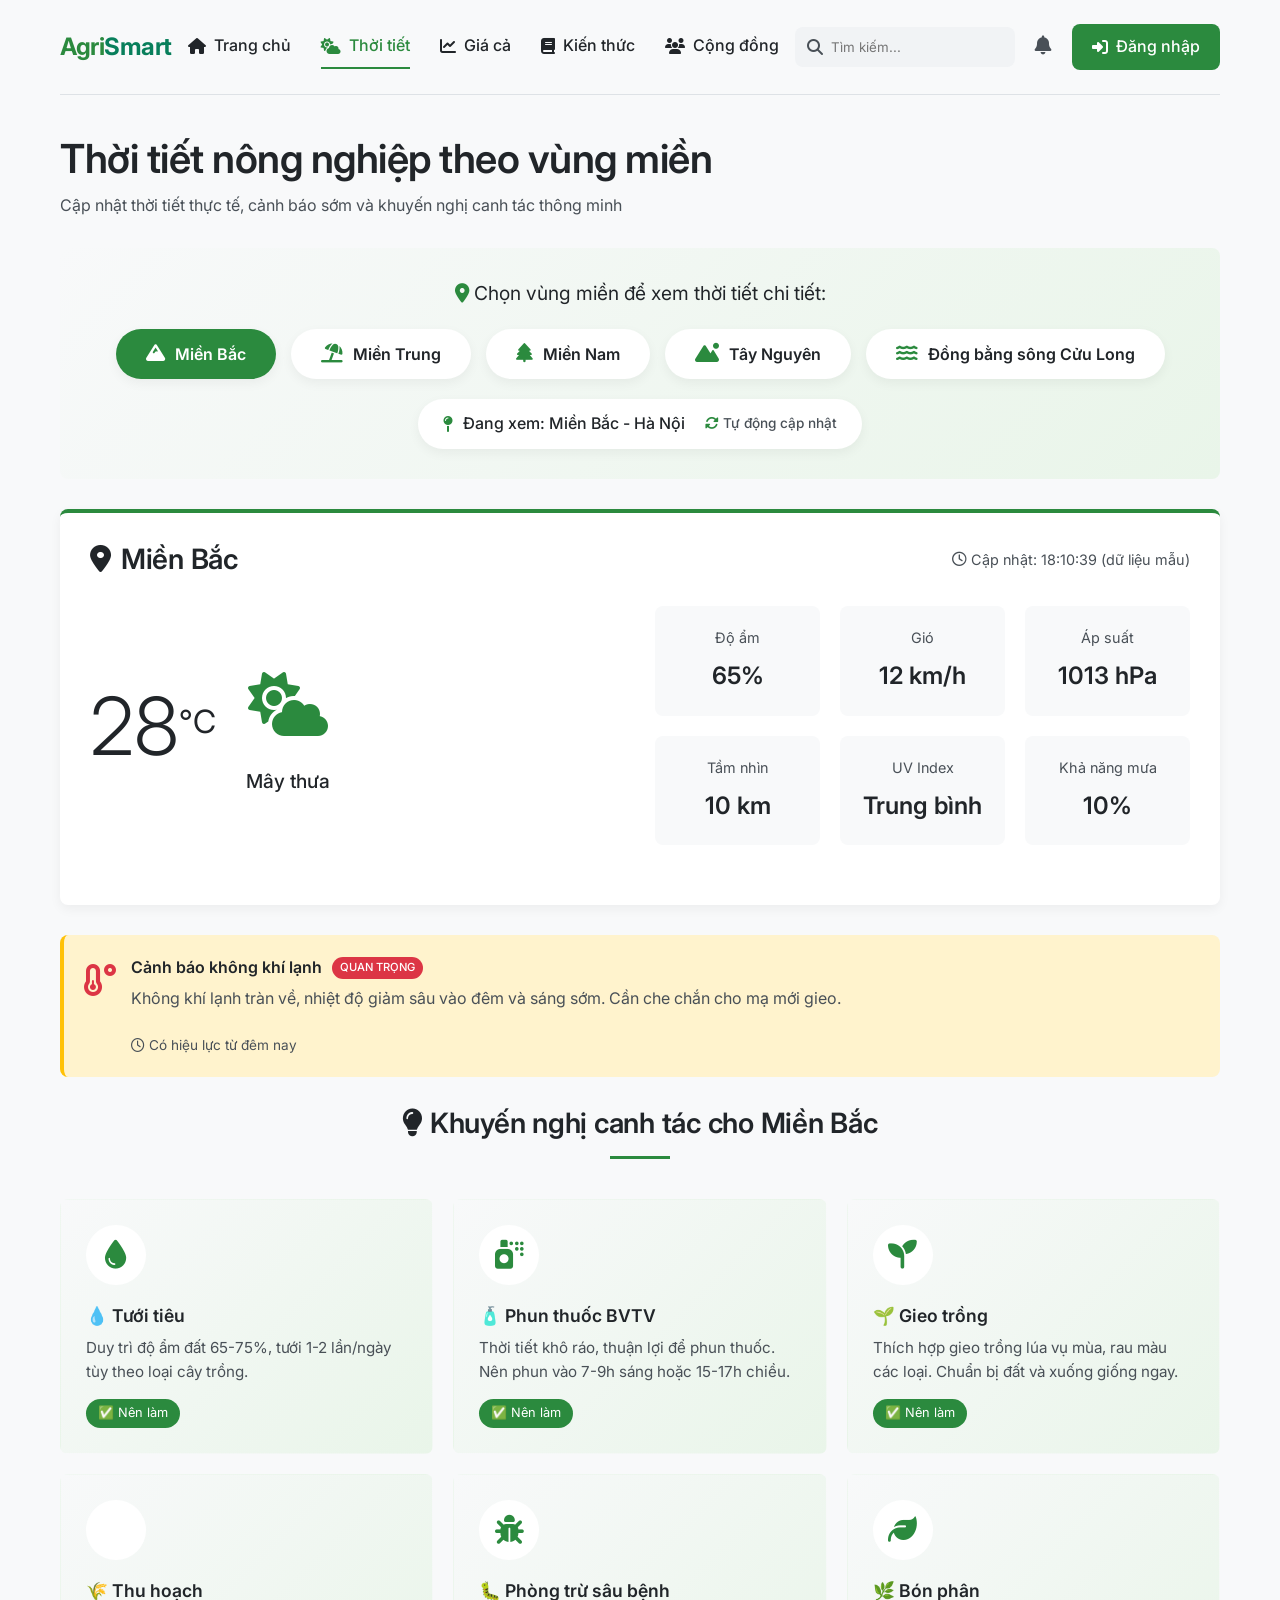
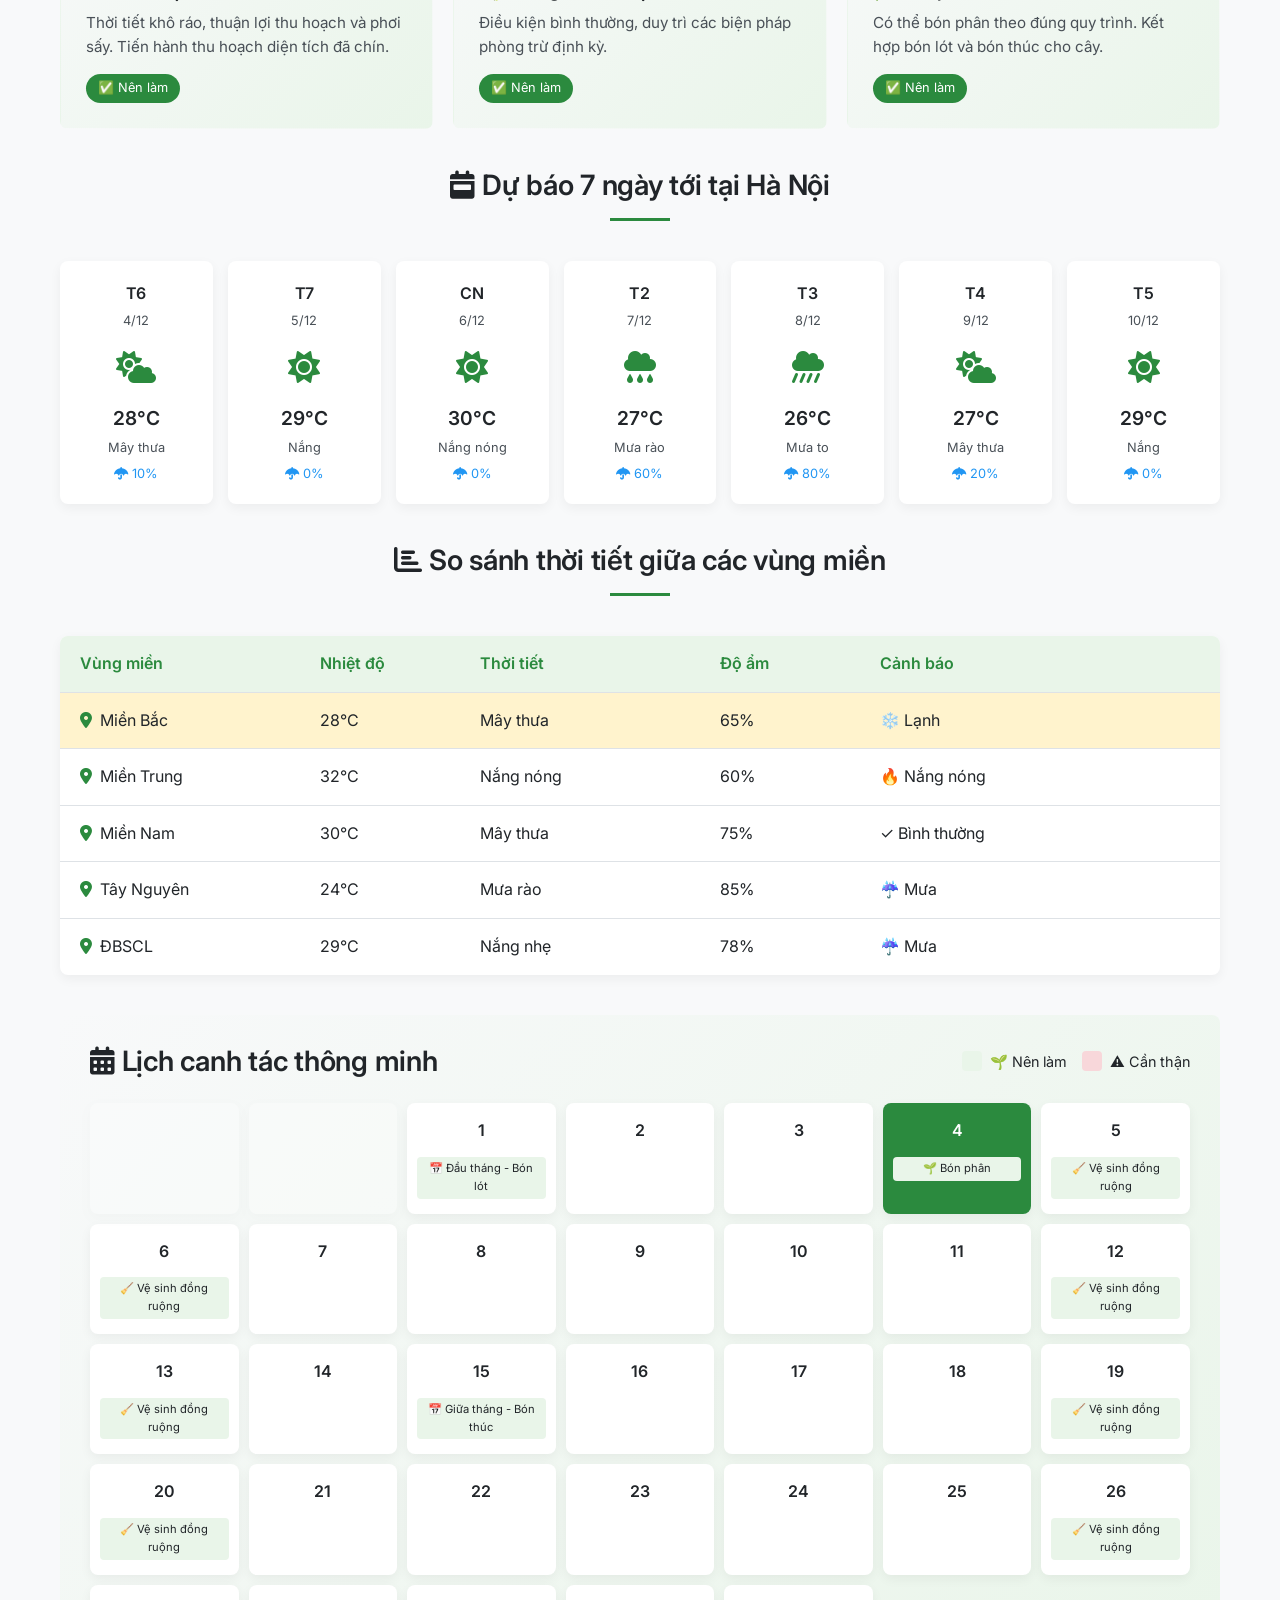
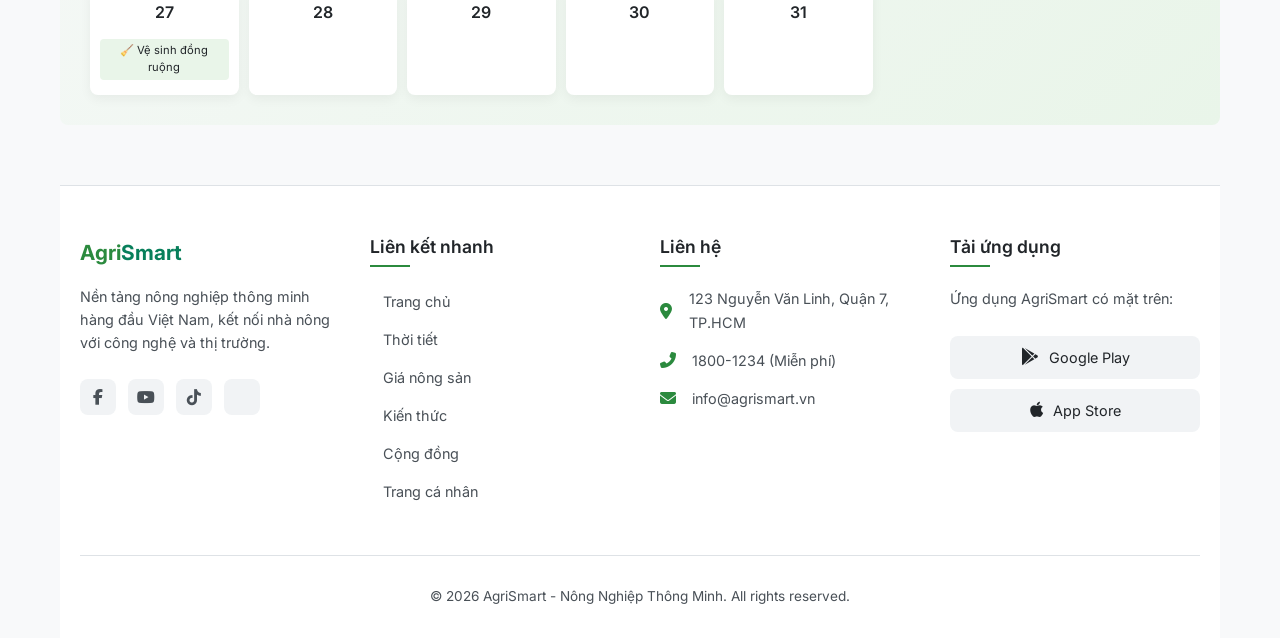
<file: weather.html>
<!DOCTYPE html>
<html lang="vi">
<head>
    <meta charset="UTF-8">
    <meta name="viewport" content="width=device-width, initial-scale=1.0">
    <title>Thời tiết nông nghiệp theo vùng miền - AgriSmart</title>
    <link rel="stylesheet" href="styles.css">
    <link rel="stylesheet" href="https://cdnjs.cloudflare.com/ajax/libs/font-awesome/6.4.0/css/all.min.css">
    <link href="https://fonts.googleapis.com/css2?family=Inter:wght@300;400;500;600;700&display=swap" rel="stylesheet">
    <style>
        /* Weather page specific styles */
        .weather-page { margin-bottom: 60px; }
        .page-title { margin-bottom: 10px; }
        .page-subtitle { color: var(--gray-color); margin-bottom: 30px; }
        
        /* Region selector */
        .region-selector-container {
            background: linear-gradient(135deg, #f8f9fa 0%, #e9f5e9 100%);
            border-radius: var(--border-radius);
            padding: 30px;
            margin-bottom: 30px;
            text-align: center;
        }
        
        .region-selector-title {
            font-size: 1.2rem;
            margin-bottom: 20px;
            color: var(--dark-color);
        }
        
        .region-buttons {
            display: flex;
            flex-wrap: wrap;
            gap: 15px;
            justify-content: center;
            margin-bottom: 20px;
        }
        
        .region-btn {
            padding: 15px 30px;
            border: none;
            border-radius: 50px;
            font-family: 'Inter', sans-serif;
            font-weight: 600;
            font-size: 1rem;
            cursor: pointer;
            transition: all 0.3s ease;
            background-color: white;
            color: var(--dark-color);
            box-shadow: var(--shadow);
            display: flex;
            align-items: center;
            gap: 10px;
        }
        
        .region-btn i {
            color: var(--primary-color);
            font-size: 1.2rem;
        }
        
        .region-btn:hover {
            transform: translateY(-3px);
            box-shadow: var(--shadow-lg);
            background-color: var(--primary-color);
            color: white;
        }
        
        .region-btn:hover i {
            color: white;
        }
        
        .region-btn.active {
            background-color: var(--primary-color);
            color: white;
        }
        
        .region-btn.active i {
            color: white;
        }
        
        .current-region-info {
            background-color: white;
            border-radius: 50px;
            padding: 12px 25px;
            display: inline-flex;
            align-items: center;
            gap: 10px;
            font-weight: 500;
            box-shadow: var(--shadow);
        }
        
        .current-region-info i {
            color: var(--primary-color);
        }
        
        /* Current Weather Widget */
        .current-weather-widget {
            background-color: white;
            border-radius: var(--border-radius);
            padding: 30px;
            box-shadow: var(--shadow);
            margin-bottom: 30px;
            border-top: 4px solid var(--primary-color);
        }
        
        .weather-header {
            display: flex;
            justify-content: space-between;
            align-items: center;
            margin-bottom: 30px;
            flex-wrap: wrap;
            gap: 15px;
        }
        
        .weather-header h2 {
            display: flex;
            align-items: center;
            gap: 10px;
            margin: 0;
        }
        
        .update-time {
            font-size: 0.9rem;
            color: var(--gray-color);
            display: flex;
            align-items: center;
            gap: 5px;
        }
        
        .current-weather-content {
            display: grid;
            grid-template-columns: 1fr 1fr;
            gap: 30px;
            margin-bottom: 30px;
        }
        
        @media (max-width: 768px) {
            .current-weather-content {
                grid-template-columns: 1fr;
            }
        }
        
        .current-weather-main {
            display: flex;
            align-items: center;
            gap: 30px;
        }
        
        .current-temp {
            display: flex;
            align-items: flex-start;
        }
        
        .temp-value {
            font-size: 5rem;
            font-weight: 300;
            line-height: 1;
        }
        
        .temp-unit {
            font-size: 2rem;
            margin-top: 10px;
        }
        
        .current-condition {
            text-align: center;
        }
        
        .condition-icon {
            font-size: 4rem;
            color: var(--primary-color);
            margin-bottom: 10px;
        }
        
        .condition-text {
            font-size: 1.2rem;
            font-weight: 500;
        }
        
        .current-weather-details {
            display: grid;
            grid-template-columns: repeat(3, 1fr);
            gap: 20px;
        }
        
        .weather-detail {
            background-color: #f8f9fa;
            border-radius: var(--border-radius);
            padding: 20px;
            text-align: center;
        }
        
        .detail-label {
            font-size: 0.9rem;
            color: var(--gray-color);
            margin-bottom: 8px;
        }
        
        .detail-value {
            font-size: 1.5rem;
            font-weight: 600;
        }
        
        /* Weather Alerts */
        .weather-alerts {
            margin-bottom: 30px;
        }
        
        .alert-card {
            background-color: #fff3cd;
            border-left: 4px solid #ffc107;
            border-radius: var(--border-radius);
            padding: 20px;
            display: flex;
            align-items: flex-start;
            gap: 15px;
            margin-bottom: 15px;
        }
        
        .alert-card.warning-high {
            background-color: #f8d7da;
            border-left-color: #dc3545;
        }
        
        .alert-card.warning-medium {
            background-color: #fff3cd;
            border-left-color: #ffc107;
        }
        
        .alert-card.warning-low {
            background-color: #d1e7dd;
            border-left-color: #198754;
        }
        
        .alert-icon {
            font-size: 2rem;
            color: #dc3545;
        }
        
        .alert-content {
            flex: 1;
        }
        
        .alert-title {
            font-weight: 600;
            margin-bottom: 5px;
            display: flex;
            align-items: center;
            gap: 10px;
        }
        
        .alert-badge {
            background-color: #dc3545;
            color: white;
            padding: 2px 8px;
            border-radius: 12px;
            font-size: 0.7rem;
            font-weight: 500;
        }
        
        .alert-time {
            font-size: 0.85rem;
            color: var(--gray-color);
            margin-top: 8px;
        }
        
        /* Recommendations */
        .recommendations-section {
            margin-bottom: 40px;
        }
        
        .recommendations-grid {
            display: grid;
            grid-template-columns: repeat(auto-fit, minmax(300px, 1fr));
            gap: 20px;
        }
        
        .recommendation-card {
            background: linear-gradient(135deg, #f8f9fa 0%, #e9f5e9 100%);
            border-radius: var(--border-radius);
            padding: 25px;
            transition: var(--transition);
            border: 1px solid transparent;
        }
        
        .recommendation-card:hover {
            transform: translateY(-5px);
            border-color: var(--primary-color);
            box-shadow: var(--shadow-lg);
        }
        
        .recommendation-icon {
            width: 60px;
            height: 60px;
            background-color: white;
            border-radius: 50%;
            display: flex;
            align-items: center;
            justify-content: center;
            margin-bottom: 20px;
            color: var(--primary-color);
            font-size: 1.8rem;
        }
        
        .recommendation-card h3 {
            margin-bottom: 10px;
            font-size: 1.1rem;
        }
        
        .recommendation-card p {
            margin-bottom: 15px;
            font-size: 0.95rem;
            color: var(--gray-color);
        }
        
        .recommendation-tag {
            display: inline-block;
            background-color: var(--primary-color);
            color: white;
            padding: 4px 12px;
            border-radius: 20px;
            font-size: 0.8rem;
        }
        
        /* Detailed Forecast */
        .detailed-forecast {
            margin-bottom: 40px;
        }
        
        .forecast-container {
            display: grid;
            grid-template-columns: repeat(auto-fit, minmax(140px, 1fr));
            gap: 15px;
            margin-bottom: 30px;
        }
        
        .forecast-day-detailed {
            background-color: white;
            border-radius: var(--border-radius);
            padding: 20px 15px;
            text-align: center;
            box-shadow: var(--shadow);
            transition: var(--transition);
        }
        
        .forecast-day-detailed:hover {
            transform: translateY(-5px);
            box-shadow: var(--shadow-lg);
            background-color: #e9f5e9;
        }
        
        .forecast-day-name {
            font-weight: 600;
            margin-bottom: 5px;
        }
        
        .forecast-date {
            font-size: 0.8rem;
            color: var(--gray-color);
            margin-bottom: 10px;
        }
        
        .forecast-icon {
            font-size: 2rem;
            color: var(--primary-color);
            margin: 10px 0;
        }
        
        .forecast-temp {
            font-weight: 600;
            font-size: 1.2rem;
            margin-bottom: 5px;
        }
        
        .forecast-desc {
            font-size: 0.8rem;
            color: var(--gray-color);
        }
        
        .forecast-rain {
            font-size: 0.8rem;
            color: #2196f3;
            margin-top: 5px;
        }
        
        /* Regional Comparison */
        .regional-comparison {
            margin-bottom: 40px;
        }
        
        .comparison-table {
            background-color: white;
            border-radius: var(--border-radius);
            overflow: hidden;
            box-shadow: var(--shadow);
        }
        
        .comparison-row {
            display: grid;
            grid-template-columns: 1.5fr 1fr 1.5fr 1fr 2fr;
            padding: 15px 20px;
            border-bottom: 1px solid var(--border-color);
            align-items: center;
        }
        
        .comparison-row:last-child {
            border-bottom: none;
        }
        
        .comparison-header {
            background-color: #e9f5e9;
            font-weight: 600;
            color: var(--primary-color);
        }
        
        .region-highlight {
            background-color: #fff3cd;
        }
        
        .weather-icon-small {
            color: var(--primary-color);
            margin-right: 8px;
        }
        
        /* Farming Calendar */
        .farming-calendar {
            background: linear-gradient(135deg, #f8f9fa 0%, #e9f5e9 100%);
            border-radius: var(--border-radius);
            padding: 30px;
            margin-bottom: 40px;
        }
        
        .calendar-header {
            display: flex;
            justify-content: space-between;
            align-items: center;
            margin-bottom: 25px;
            flex-wrap: wrap;
            gap: 15px;
        }
        
        .calendar-legend {
            display: flex;
            gap: 15px;
        }
        
        .legend-item {
            display: flex;
            align-items: center;
            gap: 8px;
            font-size: 0.9rem;
        }
        
        .legend-color {
            width: 20px;
            height: 20px;
            border-radius: 4px;
        }
        
        .legend-color.green {
            background-color: #e9f5e9;
        }
        
        .legend-color.red {
            background-color: #f8d7da;
        }
        
        .calendar-grid {
            display: grid;
            grid-template-columns: repeat(7, 1fr);
            gap: 10px;
        }
        
        .calendar-day {
            background-color: white;
            border-radius: var(--border-radius);
            padding: 15px 10px;
            text-align: center;
            box-shadow: var(--shadow);
            min-height: 100px;
            display: flex;
            flex-direction: column;
        }
        
        .calendar-day.today {
            background-color: var(--primary-color);
            color: white;
        }
        
        .calendar-day-number {
            font-weight: 600;
            margin-bottom: 8px;
        }
        
        .calendar-activity {
            font-size: 0.7rem;
            background-color: #e9f5e9;
            padding: 3px 6px;
            border-radius: 4px;
            margin-top: 5px;
            color: var(--dark-color);
        }
        
        .calendar-activity.warning {
            background-color: #f8d7da;
            color: #dc3545;
        }
    </style>
</head>
<body>
    <!-- HEADER WITH USER MENU -->
    <header>
        <div class="logo">Agri<span>Smart</span></div>
        
        <nav>
            <ul>
                <li><a href="index.html"><i class="fas fa-home"></i> Trang chủ</a></li>
                <li><a href="weather.html" class="active"><i class="fas fa-cloud-sun"></i> Thời tiết</a></li>
                <li><a href="prices.html"><i class="fas fa-chart-line"></i> Giá cả</a></li>
                <li><a href="knowledge.html"><i class="fas fa-book"></i> Kiến thức</a></li>
                <li><a href="community.html"><i class="fas fa-users"></i> Cộng đồng</a></li>
            </ul>
        </nav>
        
        <div class="header-right">
            <div class="search-box">
                <i class="fas fa-search"></i>
                <input type="text" placeholder="Tìm kiếm..." id="searchInput">
            </div>
            
            <div class="notification" id="notificationBtn">
                <i class="fas fa-bell"></i>
                <!-- Đã xóa badge thông báo -->
            </div>
            
            <div class="user-profile" id="userMenuContainer">
                <!-- User menu sẽ được cập nhật bằng JavaScript -->
            </div>
        </div>
    </header>
    
    <!-- WEATHER PAGE CONTENT -->
    <main class="weather-page">
        <h1 class="page-title">Thời tiết nông nghiệp theo vùng miền</h1>
        <p class="page-subtitle">Cập nhật thời tiết thực tế, cảnh báo sớm và khuyến nghị canh tác thông minh</p>
        
        <!-- Region Selector -->
        <div class="region-selector-container">
            <div class="region-selector-title">
                <i class="fas fa-map-marker-alt" style="color: var(--primary-color);"></i>
                Chọn vùng miền để xem thời tiết chi tiết:
            </div>
            
            <div class="region-buttons">
                <button class="region-btn active" data-region="north" data-city="Hanoi">
                    <i class="fas fa-mountain"></i>
                    Miền Bắc
                </button>
                <button class="region-btn" data-region="central" data-city="Da Nang">
                    <i class="fas fa-umbrella-beach"></i>
                    Miền Trung
                </button>
                <button class="region-btn" data-region="south" data-city="Ho Chi Minh City">
                    <i class="fas fa-tree"></i>
                    Miền Nam
                </button>
                <button class="region-btn" data-region="highlands" data-city="Buon Ma Thuot">
                    <i class="fas fa-mountain-sun"></i>
                    Tây Nguyên
                </button>
                <button class="region-btn" data-region="mekong" data-city="Can Tho">
                    <i class="fas fa-water"></i>
                    Đồng bằng sông Cửu Long
                </button>
            </div>
            
            <div class="current-region-info" id="currentRegionInfo">
                <i class="fas fa-map-pin"></i>
                <span>Đang xem: Miền Bắc - Hà Nội</span>
                <span id="updateCounter" style="margin-left: 10px; font-size: 0.85rem; color: var(--gray-color);">
                    <i class="fas fa-sync-alt fa-spin"></i> Tự động cập nhật
                </span>
            </div>
        </div>
        
        <!-- Current Weather Widget -->
        <div class="current-weather-widget" id="currentWeatherWidget">
            <div class="weather-header">
                <h2>
                    <i class="fas fa-map-marker-alt" id="locationIcon"></i>
                    <span id="locationName">Hà Nội</span>
                </h2>
                <div class="update-time" id="updateTime">
                    <i class="far fa-clock"></i>
                    <span>Đang cập nhật...</span>
                </div>
            </div>
            
            <div class="current-weather-content">
                <div class="current-weather-main">
                    <div class="current-temp">
                        <div class="temp-value" id="currentTemp">--</div>
                        <div class="temp-unit">°C</div>
                    </div>
                    <div class="current-condition">
                        <div class="condition-icon" id="currentConditionIcon">
                            <i class="fas fa-cloud-sun"></i>
                        </div>
                        <div class="condition-text" id="currentConditionText">Đang tải...</div>
                    </div>
                </div>
                
                <div class="current-weather-details">
                    <div class="weather-detail">
                        <div class="detail-label">Độ ẩm</div>
                        <div class="detail-value" id="humidityValue">--%</div>
                    </div>
                    <div class="weather-detail">
                        <div class="detail-label">Gió</div>
                        <div class="detail-value" id="windValue">-- km/h</div>
                    </div>
                    <div class="weather-detail">
                        <div class="detail-label">Áp suất</div>
                        <div class="detail-value" id="pressureValue">-- hPa</div>
                    </div>
                    <div class="weather-detail">
                        <div class="detail-label">Tầm nhìn</div>
                        <div class="detail-value" id="visibilityValue">-- km</div>
                    </div>
                    <div class="weather-detail">
                        <div class="detail-label">UV Index</div>
                        <div class="detail-value" id="uvIndex">--</div>
                    </div>
                    <div class="weather-detail">
                        <div class="detail-label">Khả năng mưa</div>
                        <div class="detail-value" id="rainChance">--%</div>
                    </div>
                </div>
            </div>
        </div>
        
        <!-- Weather Alerts -->
        <div class="weather-alerts" id="weatherAlertsContainer">
            <!-- Alerts will be dynamically added here -->
        </div>
        
        <!-- Recommendations -->
        <section class="recommendations-section">
            <h2 class="section-title">
                <i class="fas fa-lightbulb"></i>
                Khuyến nghị canh tác cho <span id="recommendRegion">Miền Bắc</span>
            </h2>
            <div class="recommendations-grid" id="recommendationsGrid">
                <!-- Recommendations will be dynamically added here -->
                <div class="loading">Đang phân tích thời tiết để đưa ra khuyến nghị...</div>
            </div>
        </section>
        
        <!-- Detailed Forecast -->
        <section class="detailed-forecast">
            <h2 class="section-title">
                <i class="fas fa-calendar-week"></i>
                Dự báo 7 ngày tới tại <span id="forecastRegion">Hà Nội</span>
            </h2>
            <div class="forecast-container" id="detailedForecast">
                <div class="loading">Đang tải dữ liệu dự báo...</div>
            </div>
        </section>
        
        <!-- Regional Comparison -->
        <section class="regional-comparison">
            <h2 class="section-title">
                <i class="fas fa-chart-bar"></i>
                So sánh thời tiết giữa các vùng miền
            </h2>
            <div class="comparison-table" id="comparisonTable">
                <div class="comparison-row comparison-header">
                    <div>Vùng miền</div>
                    <div>Nhiệt độ</div>
                    <div>Thời tiết</div>
                    <div>Độ ẩm</div>
                    <div>Cảnh báo</div>
                </div>
                <!-- Comparison rows will be dynamically added -->
            </div>
        </section>
        
        <!-- Farming Calendar -->
        <section class="farming-calendar">
            <div class="calendar-header">
                <h2 style="margin:0;">
                    <i class="fas fa-calendar-alt"></i>
                    Lịch canh tác thông minh
                </h2>
                <div class="calendar-legend">
                    <div class="legend-item">
                        <div class="legend-color green"></div>
                        <span>🌱 Nên làm</span>
                    </div>
                    <div class="legend-item">
                        <div class="legend-color red"></div>
                        <span>⚠️ Cần thận</span>
                    </div>
                </div>
            </div>
            <div class="calendar-grid" id="farmingCalendar">
                <!-- Calendar days will be dynamically added -->
            </div>
        </section>
    </main>
    
    <!-- FOOTER -->
    <footer>
        <div class="footer-container">
            <div class="footer-grid">
                <!-- Cột 1: Giới thiệu -->
                <div class="footer-col">
                    <div class="footer-logo">Agri<span>Smart</span></div>
                    <p>Nền tảng nông nghiệp thông minh hàng đầu Việt Nam, kết nối nhà nông với công nghệ và thị trường.</p>
                    <div class="social-links">
                        <a href="#" class="social-link"><i class="fab fa-facebook-f"></i></a>
                        <a href="#" class="social-link"><i class="fab fa-youtube"></i></a>
                        <a href="#" class="social-link"><i class="fab fa-tiktok"></i></a>
                        <a href="#" class="social-link"><i class="fab fa-zalo"></i></a>
                    </div>
                </div>
                
                <!-- Cột 2: Liên kết nhanh -->
                <div class="footer-col">
                    <h3>Liên kết nhanh</h3>
                    <ul class="footer-links">
                        <li><a href="index.html"><i class="fas fa-chevron-right"></i> Trang chủ</a></li>
                        <li><a href="weather.html"><i class="fas fa-chevron-right"></i> Thời tiết</a></li>
                        <li><a href="prices.html"><i class="fas fa-chevron-right"></i> Giá nông sản</a></li>
                        <li><a href="knowledge.html"><i class="fas fa-chevron-right"></i> Kiến thức</a></li>
                        <li><a href="community.html"><i class="fas fa-chevron-right"></i> Cộng đồng</a></li>
                        <li><a href="profile.html"><i class="fas fa-chevron-right"></i> Trang cá nhân</a></li>
                    </ul>
                </div>
                
                <!-- Cột 3: Liên hệ -->
                <div class="footer-col">
                    <h3>Liên hệ</h3>
                    <ul class="contact-info">
                        <li>
                            <i class="fas fa-map-marker-alt"></i>
                            <span>123 Nguyễn Văn Linh, Quận 7, TP.HCM</span>
                        </li>
                        <li>
                            <i class="fas fa-phone-alt"></i>
                            <span>1800-1234 (Miễn phí)</span>
                        </li>
                        <li>
                            <i class="fas fa-envelope"></i>
                            <span>info@agrismart.vn</span>
                        </li>
                    </ul>
                </div>
                
                <!-- Cột 4: Tải ứng dụng -->
                <div class="footer-col">
                    <h3>Tải ứng dụng</h3>
                    <p>Ứng dụng AgriSmart có mặt trên:</p>
                    <div class="app-buttons">
                        <a href="#" class="app-btn">
                            <i class="fab fa-google-play"></i>
                            Google Play
                        </a>
                        <a href="#" class="app-btn">
                            <i class="fab fa-apple"></i>
                            App Store
                        </a>
                    </div>
                </div>
            </div>
            
            <div class="footer-bottom">
                <p>&copy; 2026 AgriSmart - Nông Nghiệp Thông Minh. All rights reserved.</p>
            </div>
        </div>
    </footer>

    <script>
        // ========== USER AUTHENTICATION & NOTIFICATION ==========
        document.addEventListener('DOMContentLoaded', function() {
            updateUserMenu();
            
            // Initialize weather with default region (North)
            loadRegionWeather('north', 'Hanoi');
            
            // Setup region buttons
            document.querySelectorAll('.region-btn').forEach(btn => {
                btn.addEventListener('click', function() {
                    document.querySelectorAll('.region-btn').forEach(b => b.classList.remove('active'));
                    this.classList.add('active');
                    
                    const region = this.dataset.region;
                    const city = this.dataset.city;
                    
                    // Update region info
                    document.getElementById('currentRegionInfo').querySelector('span').textContent = `Đang xem: ${this.textContent.trim()}`;
                    document.getElementById('recommendRegion').textContent = this.textContent.trim();
                    document.getElementById('forecastRegion').textContent = city;
                    
                    // Load weather data for selected region
                    loadRegionWeather(region, city);
                });
            });
            
            // Notification click handler
            document.getElementById('notificationBtn').addEventListener('click', function() {
                showNotificationModal();
            });
            
            // Auto-refresh every 10 minutes
            setInterval(() => {
                const activeBtn = document.querySelector('.region-btn.active');
                if (activeBtn) {
                    loadRegionWeather(activeBtn.dataset.region, activeBtn.dataset.city);
                }
            }, 600000); // 10 minutes
        });

        function updateUserMenu() {
            const userContainer = document.getElementById('userMenuContainer');
            const savedUser = localStorage.getItem('agri_user') || sessionStorage.getItem('agri_user');
            
            if (savedUser) {
                const userData = JSON.parse(savedUser);
                userContainer.innerHTML = `
                    <div class="user-profile" onclick="toggleUserDropdown(event)">
                        <img src="${userData.avatar || 'https://i.pravatar.cc/40?u=' + userData.email}" alt="${userData.name}" class="user-avatar">
                        <div class="user-dropdown">
                            <div class="dropdown-header">
                                <img src="${userData.avatar || 'https://i.pravatar.cc/50?u=' + userData.email}" alt="${userData.name}">
                                <div class="user-info">
                                    <h4>${userData.name}</h4>
                                    <p>${userData.email}</p>
                                </div>
                            </div>
                            <ul class="dropdown-menu">
                                <li><a href="profile.html"><i class="fas fa-user"></i> Trang cá nhân</a></li>
                            </ul>
                            <div class="dropdown-footer">
                                <a href="#" onclick="logout(); return false;" class="logout-btn">
                                    <i class="fas fa-sign-out-alt"></i> Đăng xuất
                                </a>
                            </div>
                        </div>
                    </div>
                `;
            } else {
                userContainer.innerHTML = `<a href="login.html" class="login-btn"><i class="fas fa-sign-in-alt"></i> Đăng nhập</a>`;
            }
        }

        function toggleUserDropdown(event) {
            event.stopPropagation();
            event.currentTarget.classList.toggle('active');
        }

        document.addEventListener('click', function() {
            const userProfile = document.querySelector('.user-profile');
            if (userProfile) userProfile.classList.remove('active');
        });

        function logout() {
            localStorage.removeItem('agri_user');
            sessionStorage.removeItem('agri_user');
            window.location.reload();
        }

        // ========== NOTIFICATION MODAL - TÍNH NĂNG ĐANG PHÁT TRIỂN ==========
        function showNotificationModal() {
            const modal = document.createElement('div');
            modal.className = 'notification-modal';
            modal.innerHTML = `
                <div class="modal-content">
                    <div class="modal-header">
                        <h3>Thông báo</h3>
                        <button class="close-modal">&times;</button>
                    </div>
                    <div class="developing-content">
                        <div class="developing-icon">
                            <i class="fas fa-tools"></i>
                        </div>
                        <div class="developing-title">Tính năng đang phát triển</div>
                        <div class="developing-text">
                            Chức năng thông báo sẽ được cập nhật trong thời gian tới. 
                            Hiện tại bạn có thể theo dõi thông tin qua các trang khác.
                        </div>
                    </div>
                    <div class="modal-footer">
                        <button class="btn-ok" onclick="closeNotificationModal(this)">Đã hiểu</button>
                    </div>
                </div>
            `;
            
            document.body.appendChild(modal);
            
            const closeBtn = modal.querySelector('.close-modal');
            closeBtn.addEventListener('click', function() {
                document.body.removeChild(modal);
            });
            
            modal.addEventListener('click', function(e) {
                if (e.target === modal) {
                    document.body.removeChild(modal);
                }
            });
        }
        
        function closeNotificationModal(btn) {
            const modal = btn.closest('.notification-modal');
            if (modal) {
                document.body.removeChild(modal);
            }
        }

        // ========== WEATHER DATA ==========
        const API_KEY = 'bd5e378503939ddaee76f12ad7a97608'; // Demo API key
        
        // Region database with coordinates for more accurate weather
        const regions = {
            north: {
                name: 'Miền Bắc',
                city: 'Hanoi',
                lat: 21.0285,
                lon: 105.8542,
                crops: ['lúa', 'ngô', 'rau màu', 'cây ăn quả ôn đới']
            },
            central: {
                name: 'Miền Trung',
                city: 'Da Nang',
                lat: 16.0544,
                lon: 108.2022,
                crops: ['lúa', 'cây công nghiệp', 'dừa', 'tiêu']
            },
            south: {
                name: 'Miền Nam',
                city: 'Ho Chi Minh City',
                lat: 10.8231,
                lon: 106.6297,
                crops: ['cây ăn trái', 'rau màu', 'hoa kiểng']
            },
            highlands: {
                name: 'Tây Nguyên',
                city: 'Buon Ma Thuot',
                lat: 12.6675,
                lon: 108.0378,
                crops: ['cà phê', 'tiêu', 'cao su', 'điều']
            },
            mekong: {
                name: 'Đồng bằng sông Cửu Long',
                city: 'Can Tho',
                lat: 10.0452,
                lon: 105.7469,
                crops: ['lúa', 'trái cây', 'thủy sản', 'rau màu']
            }
        };

        async function loadRegionWeather(regionKey, city) {
            try {
                // Show loading state
                document.getElementById('currentTemp').textContent = '--';
                document.getElementById('recommendationsGrid').innerHTML = '<div class="loading">Đang phân tích thời tiết...</div>';
                document.getElementById('detailedForecast').innerHTML = '<div class="loading">Đang tải dữ liệu dự báo...</div>';
                
                const region = regions[regionKey];
                document.getElementById('locationName').textContent = region.name;
                
                // Fetch current weather
                const currentResponse = await fetch(
                    `https://api.openweathermap.org/data/2.5/weather?q=${city},VN&units=metric&appid=${API_KEY}&lang=vi`
                );
                const currentData = await currentResponse.json();
                
                // Fetch forecast
                const forecastResponse = await fetch(
                    `https://api.openweathermap.org/data/2.5/forecast?q=${city},VN&units=metric&appid=${API_KEY}&lang=vi`
                );
                const forecastData = await forecastResponse.json();
                
                // Update UI with current weather
                updateCurrentWeather(currentData);
                
                // Generate alerts based on weather conditions
                generateWeatherAlerts(currentData, region);
                
                // Generate recommendations based on weather
                generateRecommendations(currentData, region);
                
                // Update forecast
                updateForecast(forecastData);
                
                // Update regional comparison
                await updateRegionalComparison(regionKey);
                
                // Update farming calendar
                updateFarmingCalendar(currentData, region);
                
                // Update update time
                const now = new Date();
                document.getElementById('updateTime').innerHTML = `
                    <i class="far fa-clock"></i>
                    <span>Cập nhật: ${now.toLocaleTimeString('vi-VN')} ${now.toLocaleDateString('vi-VN')}</span>
                `;
                
            } catch (error) {
                console.error('Error loading weather:', error);
                // Fallback to sample data if API fails
                loadSampleRegionData(regionKey);
            }
        }

        function updateCurrentWeather(data) {
            if (!data.main) return;
            
            const temp = Math.round(data.main.temp);
            const feelsLike = Math.round(data.main.feels_like);
            const humidity = data.main.humidity;
            const pressure = data.main.pressure;
            const windSpeed = Math.round(data.wind.speed * 3.6); // Convert m/s to km/h
            const visibility = (data.visibility / 1000).toFixed(1);
            const weatherDesc = data.weather[0].description;
            const weatherIcon = data.weather[0].icon;
            const rainChance = data.rain ? data.rain['1h'] || 0 : 0;
            
            // Update DOM
            document.getElementById('currentTemp').textContent = temp;
            document.getElementById('currentConditionText').textContent = 
                `${weatherDesc} (Cảm giác như ${feelsLike}°C)`;
            document.getElementById('humidityValue').textContent = humidity + '%';
            document.getElementById('windValue').textContent = windSpeed + ' km/h';
            document.getElementById('pressureValue').textContent = pressure + ' hPa';
            document.getElementById('visibilityValue').textContent = visibility + ' km';
            document.getElementById('uvIndex').textContent = getUVLevel(temp);
            document.getElementById('rainChance').textContent = rainChance > 0 ? Math.min(rainChance * 10, 100) + '%' : '0%';
            
            // Update weather icon
            const iconMap = {
                '01d': 'sun', '01n': 'moon',
                '02d': 'cloud-sun', '02n': 'cloud-moon',
                '03d': 'cloud', '03n': 'cloud',
                '04d': 'cloud', '04n': 'cloud',
                '09d': 'cloud-rain', '09n': 'cloud-rain',
                '10d': 'cloud-sun-rain', '10n': 'cloud-moon-rain',
                '11d': 'bolt', '11n': 'bolt'
            };
            const icon = iconMap[weatherIcon] || 'cloud-sun';
            document.getElementById('currentConditionIcon').innerHTML = `<i class="fas fa-${icon}"></i>`;
        }

        function getUVLevel(temp) {
            if (temp > 35) return 'Rất cao';
            if (temp > 30) return 'Cao';
            if (temp > 25) return 'Trung bình';
            return 'Thấp';
        }

        function generateWeatherAlerts(data, region) {
            const alerts = [];
            const temp = data.main.temp;
            const windSpeed = data.wind.speed * 3.6;
            const humidity = data.main.humidity;
            const weatherId = data.weather[0].id;
            
            // Temperature alerts
            if (temp >= 35) {
                alerts.push({
                    type: 'warning-high',
                    icon: 'fa-temperature-high',
                    title: 'Cảnh báo nắng nóng gay gắt',
                    description: `Nhiệt độ lên tới ${Math.round(temp)}°C, có thể gây sốc nhiệt cho cây trồng và vật nuôi. Cần che chắn và tăng cường tưới nước.`,
                    time: 'Có hiệu lực từ 11:00 - 15:00 hôm nay'
                });
            } else if (temp <= 15) {
                alerts.push({
                    type: 'warning-medium',
                    icon: 'fa-temperature-low',
                    title: 'Cảnh báo nhiệt độ thấp',
                    description: `Nhiệt độ giảm sâu ${Math.round(temp)}°C, có thể ảnh hưởng đến cây trồng nhiệt đới. Cần che phủ nilon cho rau màu.`,
                    time: 'Có hiệu lực từ 22:00 - 06:00 sáng mai'
                });
            }
            
            // Rain alerts
            if (weatherId >= 500 && weatherId < 600) {
                alerts.push({
                    type: 'warning-medium',
                    icon: 'fa-cloud-rain',
                    title: 'Cảnh báo mưa rào',
                    description: 'Khả năng có mưa rào trong chiều tối. Nên thu hoạch nông sản trước khi trời tối và che chắn vật nuôi.',
                    time: 'Có hiệu lực từ 16:00 - 20:00 hôm nay'
                });
            } else if (weatherId >= 200 && weatherId < 300) {
                alerts.push({
                    type: 'warning-high',
                    icon: 'fa-bolt',
                    title: 'Cảnh báo dông, sét',
                    description: 'Nguy cơ cao xảy ra dông, sét. Không nên ra đồng trong thời gian này, tắt các thiết bị điện không cần thiết.',
                    time: 'Có hiệu lực ngay lập tức'
                });
            }
            
            // Wind alerts
            if (windSpeed > 50) {
                alerts.push({
                    type: 'warning-high',
                    icon: 'fa-wind',
                    title: 'Cảnh báo gió mạnh',
                    description: `Gió giật mạnh ${Math.round(windSpeed)} km/h. Cần gia cố nhà kính, nhà lưới và cột chống cho cây ăn quả.`,
                    time: 'Có hiệu lực trong 3 giờ tới'
                });
            } else if (windSpeed > 30) {
                alerts.push({
                    type: 'warning-low',
                    icon: 'fa-wind',
                    title: 'Gió mạnh cấp độ nhẹ',
                    description: 'Gió có cường độ trung bình. Hạn chế phun thuốc BVTV để tránh thuốc bay xa.',
                    time: 'Có hiệu lực trong ngày'
                });
            }
            
            // Humidity alerts
            if (humidity > 85) {
                alerts.push({
                    type: 'warning-medium',
                    icon: 'fa-droplet',
                    title: 'Độ ẩm cao - Nguy cơ nấm bệnh',
                    description: 'Độ ẩm cao tạo điều kiện cho nấm bệnh phát triển. Kiểm tra vườn thường xuyên và phun phòng bệnh.',
                    time: 'Có hiệu lực trong 24 giờ tới'
                });
            } else if (humidity < 40) {
                alerts.push({
                    type: 'warning-low',
                    icon: 'fa-droplet',
                    title: 'Độ ẩm thấp - Nguy cơ khô hạn',
                    description: 'Độ ẩm thấp làm cây mất nước nhanh. Cần tăng cường tưới phun sương vào sáng sớm và chiều mát.',
                    time: 'Có hiệu lực trong ngày'
                });
            }
            
            // Display alerts
            displayAlerts(alerts);
        }

        function displayAlerts(alerts) {
            const container = document.getElementById('weatherAlertsContainer');
            
            if (alerts.length === 0) {
                container.innerHTML = `
                    <div class="alert-card warning-low">
                        <div class="alert-icon" style="color:#198754;">
                            <i class="fas fa-check-circle"></i>
                        </div>
                        <div class="alert-content">
                            <div class="alert-title">Không có cảnh báo thời tiết</div>
                            <p>Thời tiết hiện tại thuận lợi cho các hoạt động canh tác.</p>
                        </div>
                    </div>
                `;
                return;
            }
            
            container.innerHTML = alerts.map(alert => `
                <div class="alert-card ${alert.type}">
                    <div class="alert-icon">
                        <i class="fas ${alert.icon}"></i>
                    </div>
                    <div class="alert-content">
                        <div class="alert-title">
                            ${alert.title}
                            <span class="alert-badge">QUAN TRỌNG</span>
                        </div>
                        <p>${alert.description}</p>
                        <div class="alert-time">
                            <i class="far fa-clock"></i> ${alert.time}
                        </div>
                    </div>
                </div>
            `).join('');
        }

        function generateRecommendations(data, region) {
            const temp = data.main.temp;
            const humidity = data.main.humidity;
            const weatherId = data.weather[0].id;
            const windSpeed = data.wind.speed * 3.6;
            
            const recommendations = [
                {
                    icon: 'fa-tint',
                    title: '💧 Tưới tiêu',
                    content: getIrrigationAdvice(temp, humidity, weatherId),
                    tag: getTagLevel(temp, humidity, 'irrigation')
                },
                {
                    icon: 'fa-spray-can',
                    title: '🧴 Phun thuốc BVTV',
                    content: getSprayingAdvice(weatherId, windSpeed),
                    tag: getTagLevel(temp, humidity, 'spray')
                },
                {
                    icon: 'fa-seedling',
                    title: '🌱 Gieo trồng',
                    content: getPlantingAdvice(region, temp, weatherId),
                    tag: getTagLevel(temp, humidity, 'planting')
                },
                {
                    icon: 'fa-sickle',
                    title: '🌾 Thu hoạch',
                    content: getHarvestAdvice(weatherId, region, temp),
                    tag: getTagLevel(temp, humidity, 'harvest')
                },
                {
                    icon: 'fa-bug',
                    title: '🐛 Phòng trừ sâu bệnh',
                    content: getPestAdvice(humidity, temp, region),
                    tag: getTagLevel(temp, humidity, 'pest')
                },
                {
                    icon: 'fa-leaf',
                    title: '🌿 Bón phân',
                    content: getFertilizerAdvice(weatherId, temp, humidity),
                    tag: getTagLevel(temp, humidity, 'fertilizer')
                }
            ];
            
            const grid = document.getElementById('recommendationsGrid');
            grid.innerHTML = recommendations.map(rec => `
                <div class="recommendation-card">
                    <div class="recommendation-icon">
                        <i class="fas ${rec.icon}"></i>
                    </div>
                    <h3>${rec.title}</h3>
                    <p>${rec.content}</p>
                    <span class="recommendation-tag">${rec.tag}</span>
                </div>
            `).join('');
        }

        function getTagLevel(temp, humidity, type) {
            if (temp > 35 || humidity > 90) return '⚠️ Cảnh báo';
            if (temp > 32 || humidity > 85) return '🔔 Lưu ý';
            if (temp < 15 || humidity < 40) return '📌 Thận trọng';
            return '✅ Nên làm';
        }

        function getIrrigationAdvice(temp, humidity, weatherId) {
            if (weatherId >= 500 && weatherId < 600) {
                return 'Trời sắp mưa, tạm ngừng tưới. Tận dụng nước mưa để tiết kiệm.';
            } else if (temp > 32) {
                return 'Nắng nóng, cần tưới nước vào sáng sớm (5-7h) và chiều mát (16-18h). Duy trì độ ẩm đất 70-80%.';
            } else if (temp < 20) {
                return 'Nhiệt độ thấp, giảm lượng nước tưới. Chỉ tưới khi đất khô, tưới vào 9-10h sáng.';
            } else if (humidity > 80) {
                return 'Độ ẩm cao, giảm lượng nước tưới. Kiểm tra độ ẩm đất trước khi tưới.';
            } else {
                return 'Duy trì độ ẩm đất 65-75%, tưới 1-2 lần/ngày tùy theo loại cây trồng.';
            }
        }

        function getSprayingAdvice(weatherId, windSpeed) {
            if (weatherId >= 500 && weatherId < 600) {
                return 'Trời sắp mưa, KHÔNG nên phun thuốc. Thuốc sẽ bị rửa trôi, giảm hiệu quả.';
            } else if (windSpeed > 20) {
                return 'Gió mạnh, hạn chế phun thuốc. Nếu cần thiết, phun vào sáng sớm khi gió nhẹ.';
            } else if (weatherId >= 800) {
                return 'Thời tiết khô ráo, thuận lợi để phun thuốc. Nên phun vào 7-9h sáng hoặc 15-17h chiều.';
            } else {
                return 'Điều kiện trung bình, có thể phun thuốc. Tránh phun khi nắng gắt hoặc sắp mưa.';
            }
        }

        function getPlantingAdvice(region, temp, weatherId) {
            if (weatherId >= 500 && weatherId < 600) {
                return 'Trời mưa, không nên gieo trồng. Chờ đất ráo vài ngày sau mưa.';
            } else if (temp > 35) {
                return 'Nắng nóng gay gắt, chỉ nên gieo trồng trong nhà kính hoặc chọn giống chịu nhiệt.';
            } else if (temp < 18) {
                return 'Nhiệt độ thấp, chỉ nên gieo trồng các loại rau chịu lạnh như: cải, xà lách, su hào.';
            } else {
                if (region.name === 'Miền Bắc') {
                    return 'Thích hợp gieo trồng lúa vụ mùa, rau màu các loại. Chuẩn bị đất và xuống giống ngay.';
                } else if (region.name === 'Tây Nguyên') {
                    return 'Thời điểm tốt để trồng cà phê, hồ tiêu. Đảm bảo che chắn cho cây con.';
                } else if (region.name === 'Đồng bằng sông Cửu Long') {
                    return 'Vụ lúa Hè Thu thích hợp. Có thể trồng thêm rau màu ngắn ngày.';
                } else {
                    return 'Điều kiện thích hợp để gieo trồng hầu hết các loại cây. Tham khảo lịch thời vụ địa phương.';
                }
            }
        }

        function getHarvestAdvice(weatherId, region, temp) {
            if (weatherId >= 500 && weatherId < 600) {
                return 'Sắp có mưa, cần thu hoạch gấp các loại nông sản đã chín. Che chắn kỹ lúa đã gặt.';
            } else if (temp > 35) {
                return 'Nắng nóng, thu hoạch vào sáng sớm (5-8h) để tránh nóng. Bảo quản nông sản nơi thoáng mát.';
            } else if (weatherId >= 800) {
                return 'Thời tiết khô ráo, thuận lợi thu hoạch và phơi sấy. Tiến hành thu hoạch diện tích đã chín.';
            } else {
                return 'Có thể thu hoạch nhưng cần theo dõi thời tiết. Ưu tiên thu hoạch vào buổi sáng.';
            }
        }

        function getPestAdvice(humidity, temp, region) {
            if (humidity > 85 && temp > 25) {
                return 'Nguy cơ cao bùng phát rầy nâu, đạo ôn trên lúa. Kiểm tra đồng ruộng hàng ngày.';
            } else if (humidity > 75 && temp > 28) {
                return 'Cảnh báo sâu đục thân, sâu cuốn lá. Cần thăm đồng và đặt bẫy đèn.';
            } else if (region.name === 'Tây Nguyên' && temp > 30) {
                return 'Chú ý rệp sáp hại cà phê, bọ xít muỗi hại điều. Kiểm tra vườn thường xuyên.';
            } else if (humidity < 40) {
                return 'Độ ẩm thấp, ít nguy cơ sâu bệnh. Duy trì vệ sinh đồng ruộng.';
            } else {
                return 'Điều kiện bình thường, duy trì các biện pháp phòng trừ định kỳ.';
            }
        }

        function getFertilizerAdvice(weatherId, temp, humidity) {
            if (weatherId >= 500 && weatherId < 600) {
                return 'Trời sắp mưa, KHÔNG bón phân. Phân sẽ bị rửa trôi gây lãng phí.';
            } else if (temp > 35) {
                return 'Nắng nóng gay gắt, giảm 30% lượng phân bón. Bón vào chiều mát kết hợp tưới nước.';
            } else if (temp > 32) {
                return 'Nắng nóng, giảm 20% lượng phân đạm. Tăng cường phân kali để cây cứng cáp.';
            } else if (humidity > 85) {
                return 'Độ ẩm cao, giảm lượng phân đạm để hạn chế sâu bệnh. Tăng cường phân lân và kali.';
            } else {
                return 'Có thể bón phân theo đúng quy trình. Kết hợp bón lót và bón thúc cho cây.';
            }
        }

        function updateForecast(forecastData) {
            if (!forecastData.list) {
                displaySampleForecast();
                return;
            }
            
            const container = document.getElementById('detailedForecast');
            container.innerHTML = '';
            
            // Get daily forecast (one per day at noon)
            const dailyForecasts = [];
            const seenDays = new Set();
            
            forecastData.list.forEach(item => {
                const date = new Date(item.dt * 1000);
                const day = date.toLocaleDateString('vi-VN', { weekday: 'short' });
                const dateStr = `${date.getDate()}/${date.getMonth() + 1}`;
                
                if (!seenDays.has(dateStr) && date.getHours() >= 12) {
                    dailyForecasts.push({
                        day: day,
                        date: dateStr,
                        temp: Math.round(item.main.temp),
                        tempMin: Math.round(item.main.temp_min),
                        tempMax: Math.round(item.main.temp_max),
                        icon: item.weather[0].icon,
                        description: item.weather[0].description,
                        rain: item.pop ? Math.round(item.pop * 100) : 0
                    });
                    
                    seenDays.add(dateStr);
                    
                    if (dailyForecasts.length >= 7) return;
                }
            });
            
            // Display forecasts
            dailyForecasts.forEach(day => {
                const iconMap = {
                    '01d': 'sun', '01n': 'moon',
                    '02d': 'cloud-sun', '02n': 'cloud-moon',
                    '03d': 'cloud', '03n': 'cloud',
                    '04d': 'cloud', '04n': 'cloud',
                    '09d': 'cloud-rain', '09n': 'cloud-rain',
                    '10d': 'cloud-sun-rain', '10n': 'cloud-moon-rain',
                    '11d': 'bolt', '11n': 'bolt'
                };
                const icon = iconMap[day.icon] || 'cloud-sun';
                
                const forecastEl = document.createElement('div');
                forecastEl.className = 'forecast-day-detailed';
                forecastEl.innerHTML = `
                    <div class="forecast-day-name">${day.day}</div>
                    <div class="forecast-date">${day.date}</div>
                    <div class="forecast-icon"><i class="fas fa-${icon}"></i></div>
                    <div class="forecast-temp">${day.temp}°C</div>
                    <div class="forecast-desc">${day.description}</div>
                    <div class="forecast-rain">
                        <i class="fas fa-umbrella"></i> ${day.rain}%
                    </div>
                `;
                container.appendChild(forecastEl);
            });
        }

        function displaySampleForecast() {
            const container = document.getElementById('detailedForecast');
            container.innerHTML = '';
            
            const today = new Date();
            const days = ['CN', 'T2', 'T3', 'T4', 'T5', 'T6', 'T7'];
            
            for (let i = 0; i < 7; i++) {
                const date = new Date();
                date.setDate(today.getDate() + i);
                const dayName = days[date.getDay()];
                const dateStr = `${date.getDate()}/${date.getMonth() + 1}`;
                
                const temps = [28, 29, 30, 27, 26, 27, 29];
                const descs = ['Mây thưa', 'Nắng', 'Nắng nóng', 'Mưa rào', 'Mưa to', 'Mây thưa', 'Nắng'];
                const icons = ['cloud-sun', 'sun', 'sun', 'cloud-rain', 'cloud-showers-heavy', 'cloud-sun', 'sun'];
                const rains = [10, 0, 0, 60, 80, 20, 0];
                
                const forecastEl = document.createElement('div');
                forecastEl.className = 'forecast-day-detailed';
                forecastEl.innerHTML = `
                    <div class="forecast-day-name">${dayName}</div>
                    <div class="forecast-date">${dateStr}</div>
                    <div class="forecast-icon"><i class="fas fa-${icons[i]}"></i></div>
                    <div class="forecast-temp">${temps[i]}°C</div>
                    <div class="forecast-desc">${descs[i]}</div>
                    <div class="forecast-rain">
                        <i class="fas fa-umbrella"></i> ${rains[i]}%
                    </div>
                `;
                container.appendChild(forecastEl);
            }
        }

        async function updateRegionalComparison(activeRegion) {
            const regionList = ['north', 'central', 'south', 'highlands', 'mekong'];
            const regionNames = {
                north: 'Miền Bắc',
                central: 'Miền Trung',
                south: 'Miền Nam',
                highlands: 'Tây Nguyên',
                mekong: 'ĐBSCL'
            };
            
            const comparisonData = [];
            
            for (const regionKey of regionList) {
                try {
                    const region = regions[regionKey];
                    const city = region.city;
                    
                    const response = await fetch(
                        `https://api.openweathermap.org/data/2.5/weather?q=${city},VN&units=metric&appid=${API_KEY}&lang=vi`
                    );
                    const data = await response.json();
                    
                    comparisonData.push({
                        region: regionNames[regionKey],
                        temp: Math.round(data.main.temp),
                        weather: data.weather[0].description,
                        humidity: data.main.humidity,
                        alert: getAlertLevel(data)
                    });
                } catch (error) {
                    // Sample data if API fails
                    const sampleTemps = { north: 28, central: 32, south: 30, highlands: 24, mekong: 29 };
                    const sampleWeather = { 
                        north: 'Mây thưa', central: 'Nắng nóng', south: 'Mây thưa', 
                        highlands: 'Mưa rào', mekong: 'Nắng nhẹ' 
                    };
                    const sampleHumidity = { north: 65, central: 60, south: 75, highlands: 85, mekong: 78 };
                    
                    comparisonData.push({
                        region: regionNames[regionKey],
                        temp: sampleTemps[regionKey],
                        weather: sampleWeather[regionKey],
                        humidity: sampleHumidity[regionKey],
                        alert: getSampleAlertLevel(regionKey)
                    });
                }
            }
            
            const table = document.getElementById('comparisonTable');
            table.innerHTML = `
                <div class="comparison-row comparison-header">
                    <div>Vùng miền</div>
                    <div>Nhiệt độ</div>
                    <div>Thời tiết</div>
                    <div>Độ ẩm</div>
                    <div>Cảnh báo</div>
                </div>
                ${comparisonData.map((data, index) => {
                    const isSelected = regionList[index] === activeRegion;
                    return `
                        <div class="comparison-row ${isSelected ? 'region-highlight' : ''}">
                            <div><i class="fas fa-map-marker-alt weather-icon-small"></i>${data.region}</div>
                            <div>${data.temp}°C</div>
                            <div>${data.weather}</div>
                            <div>${data.humidity}%</div>
                            <div>${data.alert}</div>
                        </div>
                    `;
                }).join('')}
            `;
        }

        function getAlertLevel(data) {
            if (!data.main) return 'N/A';
            
            const temp = data.main.temp;
            const weatherId = data.weather[0].id;
            
            if (temp > 35) return '🔥 Nắng nóng';
            if (temp < 15) return '❄️ Lạnh';
            if (weatherId >= 500 && weatherId < 600) return '☔ Mưa';
            if (data.wind && data.wind.speed * 3.6 > 50) return '💨 Gió mạnh';
            
            return '✓ Bình thường';
        }

        function getSampleAlertLevel(regionKey) {
            const alerts = {
                north: '❄️ Lạnh',
                central: '🔥 Nắng nóng',
                south: '✓ Bình thường',
                highlands: '☔ Mưa',
                mekong: '☔ Mưa'
            };
            return alerts[regionKey];
        }

        function updateFarmingCalendar(currentData, region) {
            const calendar = document.getElementById('farmingCalendar');
            const today = new Date();
            const year = today.getFullYear();
            const month = today.getMonth();
            const daysInMonth = new Date(year, month + 1, 0).getDate();
            
            let calendarHtml = '';
            
            // Get first day of month (0 = Sunday, 1 = Monday, etc.)
            const firstDay = new Date(year, month, 1).getDay();
            
            // Add empty cells for days before month starts
            for (let i = 0; i < firstDay; i++) {
                calendarHtml += `<div class="calendar-day" style="opacity:0.3;"></div>`;
            }
            
            for (let i = 1; i <= daysInMonth; i++) {
                const date = new Date(year, month, i);
                const isToday = i === today.getDate();
                const dayOfWeek = date.getDay();
                const isWeekend = dayOfWeek === 0 || dayOfWeek === 6;
                
                // Generate activities based on weather and date
                let activities = [];
                
                if (isToday) {
                    // Today's activities based on weather
                    if (currentData.main.temp > 32) {
                        activities.push('🌊 Tưới nước');
                    }
                    if (currentData.weather[0].id >= 500 && currentData.weather[0].id < 600) {
                        activities.push('☔ Tránh phun thuốc');
                    } else {
                        activities.push('🌱 Bón phân');
                    }
                }
                
                // Weekend activities
                if (isWeekend) {
                    activities.push('🧹 Vệ sinh đồng ruộng');
                }
                
                // Monthly activities
                if (i === 1) {
                    activities.push('📅 Đầu tháng - Bón lót');
                } else if (i === 15) {
                    activities.push('📅 Giữa tháng - Bón thúc');
                }
                
                calendarHtml += `
                    <div class="calendar-day ${isToday ? 'today' : ''}">
                        <div class="calendar-day-number">${i}</div>
                        ${activities.slice(0, 2).map(act => 
                            `<div class="calendar-activity ${act.includes('Tránh') || act.includes('⚠️') ? 'warning' : ''}">${act}</div>`
                        ).join('')}
                    </div>
                `;
            }
            
            calendar.innerHTML = calendarHtml;
        }

        function loadSampleRegionData(regionKey) {
            // Sample data for fallback
            const sampleData = {
                north: { temp: 28, desc: 'Mây thưa', humidity: 65, wind: 12, icon: 'cloud-sun', weatherId: 801 },
                central: { temp: 32, desc: 'Nắng nóng', humidity: 60, wind: 15, icon: 'sun', weatherId: 800 },
                south: { temp: 30, desc: 'Mây thưa', humidity: 75, wind: 10, icon: 'cloud-sun', weatherId: 802 },
                highlands: { temp: 24, desc: 'Mưa rào', humidity: 85, wind: 8, icon: 'cloud-rain', weatherId: 500 },
                mekong: { temp: 29, desc: 'Nắng nhẹ', humidity: 78, wind: 11, icon: 'cloud-sun', weatherId: 801 }
            };
            
            const data = sampleData[regionKey];
            const region = regions[regionKey];
            
            // Mock data object
            const mockData = {
                main: {
                    temp: data.temp,
                    feels_like: data.temp - 1,
                    humidity: data.humidity,
                    pressure: 1013
                },
                wind: {
                    speed: data.wind / 3.6
                },
                visibility: 10000,
                weather: [{
                    description: data.desc,
                    icon: data.icon === 'sun' ? '01d' : 
                          data.icon === 'cloud-sun' ? '02d' :
                          data.icon === 'cloud-rain' ? '10d' : '02d',
                    id: data.weatherId
                }]
            };
            
            // Update UI
            document.getElementById('currentTemp').textContent = data.temp;
            document.getElementById('currentConditionText').textContent = data.desc;
            document.getElementById('humidityValue').textContent = data.humidity + '%';
            document.getElementById('windValue').textContent = data.wind + ' km/h';
            document.getElementById('pressureValue').textContent = '1013 hPa';
            document.getElementById('visibilityValue').textContent = '10 km';
            document.getElementById('uvIndex').textContent = getUVLevel(data.temp);
            document.getElementById('rainChance').textContent = regionKey === 'highlands' ? '60%' : '10%';
            
            document.getElementById('currentConditionIcon').innerHTML = `<i class="fas fa-${data.icon}"></i>`;
            
            // Generate sample alerts
            generateSampleAlerts(regionKey, mockData);
            
            // Generate sample recommendations
            generateRecommendations(mockData, region);
            
            // Update forecast
            displaySampleForecast();
            
            // Update regional comparison
            updateRegionalComparison(regionKey);
            
            // Update farming calendar
            updateFarmingCalendar(mockData, region);
            
            // Update time
            const now = new Date();
            document.getElementById('updateTime').innerHTML = `
                <i class="far fa-clock"></i>
                <span>Cập nhật: ${now.toLocaleTimeString('vi-VN')} (dữ liệu mẫu)</span>
            `;
        }

        function generateSampleAlerts(regionKey, data) {
            const alerts = {
                north: [{
                    type: 'warning-medium',
                    icon: 'fa-temperature-low',
                    title: 'Cảnh báo không khí lạnh',
                    description: 'Không khí lạnh tràn về, nhiệt độ giảm sâu vào đêm và sáng sớm. Cần che chắn cho mạ mới gieo.',
                    time: 'Có hiệu lực từ đêm nay'
                }],
                central: [{
                    type: 'warning-high',
                    icon: 'fa-temperature-high',
                    title: 'Cảnh báo nắng nóng',
                    description: 'Nắng nóng gay gắt, nhiệt độ lên tới 38°C. Hạn chế ra đồng giữa trưa.',
                    time: 'Có hiệu lực từ 10:00 - 16:00'
                }],
                south: [{
                    type: 'warning-low',
                    icon: 'fa-cloud-rain',
                    title: 'Mưa rào chiều tối',
                    description: 'Khả năng có mưa rào vào chiều tối. Nên thu hoạch nông sản trước 17h.',
                    time: 'Dự kiến 17:00 - 20:00'
                }],
                highlands: [{
                    type: 'warning-medium',
                    icon: 'fa-cloud-rain',
                    title: 'Mưa kéo dài',
                    description: 'Mưa có thể kéo dài 2-3 ngày. Kiểm tra hệ thống thoát nước cho vườn cà phê.',
                    time: 'Có hiệu lực từ hôm nay'
                }],
                mekong: [{
                    type: 'warning-low',
                    icon: 'fa-droplet',
                    title: 'Độ ẩm cao',
                    description: 'Độ ẩm >85% tạo điều kiện cho nấm bệnh. Phun phòng bệnh cho lúa Hè Thu.',
                    time: 'Có hiệu lực 24h tới'
                }]
            };
            
            displayAlerts(alerts[regionKey] || []);
        }
    </script>
</body>
</html>
</file>
<file: styles.css>
/* styles.css - Hoàn chỉnh - Cập nhật footer */
:root {
    --primary-color: #2B8A3E;
    --primary-light: #40c057;
    --secondary-color: #087F5B;
    --accent-color: #099268;
    --light-color: #F8F9FA;
    --dark-color: #212529;
    --gray-color: #495057;
    --light-gray: #E9ECEF;
    --border-color: #DEE2E6;
    --shadow: 0 4px 12px rgba(0, 0, 0, 0.05);
    --shadow-lg: 0 8px 24px rgba(0, 0, 0, 0.08);
    --transition: all 0.3s ease;
    --border-radius: 8px;
}

* {
    margin: 0;
    padding: 0;
    box-sizing: border-box;
}

body {
    font-family: 'Inter', sans-serif;
    color: var(--dark-color);
    line-height: 1.6;
    background-color: var(--light-color);
    max-width: 1200px;
    margin: 0 auto;
    padding: 0 20px;
}

/* Typography */
h1, h2, h3, h4 {
    font-weight: 600;
    line-height: 1.2;
    margin-bottom: 1rem;
}

h1 {
    font-size: 2.5rem;
    letter-spacing: -0.5px;
}

h2 {
    font-size: 1.75rem;
    letter-spacing: -0.25px;
}

h3 {
    font-size: 1.25rem;
}

p {
    margin-bottom: 1.5rem;
    color: var(--gray-color);
}

a {
    color: var(--primary-color);
    text-decoration: none;
    transition: var(--transition);
}

a:hover {
    color: var(--secondary-color);
}

/* Header */
header {
    display: flex;
    justify-content: space-between;
    align-items: center;
    padding: 24px 0;
    border-bottom: 1px solid var(--border-color);
    margin-bottom: 40px;
    flex-wrap: wrap;
}

.logo {
    font-weight: 700;
    font-size: 1.5rem;
    color: var(--primary-color);
    letter-spacing: -0.5px;
}

.logo span {
    color: var(--secondary-color);
}

nav ul {
    display: flex;
    list-style: none;
    gap: 30px;
}

nav a {
    text-decoration: none;
    color: var(--dark-color);
    font-weight: 500;
    display: flex;
    align-items: center;
    gap: 8px;
    padding: 8px 0;
}

nav a.active, nav a:hover {
    color: var(--primary-color);
    border-bottom: 2px solid var(--primary-color);
}

.header-right {
    display: flex;
    align-items: center;
    gap: 20px;
}

.search-box {
    display: flex;
    align-items: center;
    background-color: #f1f3f5;
    border-radius: var(--border-radius);
    padding: 8px 12px;
    transition: var(--transition);
}

.search-box:focus-within {
    box-shadow: 0 0 0 2px rgba(43, 138, 62, 0.2);
}

.search-box input {
    border: none;
    background: transparent;
    padding: 4px 8px;
    width: 180px;
    font-family: 'Inter', sans-serif;
    outline: none;
}

.search-box i {
    color: var(--gray-color);
}

.notification {
    position: relative;
    cursor: pointer;
}

.notification i {
    font-size: 1.2rem;
    color: var(--gray-color);
}

.notification-badge {
    position: absolute;
    top: -5px;
    right: -5px;
    background-color: #E03131;
    color: white;
    border-radius: 50%;
    width: 18px;
    height: 18px;
    font-size: 0.7rem;
    display: flex;
    align-items: center;
    justify-content: center;
}

/* User Profile & Dropdown */
.user-profile {
    position: relative;
    cursor: pointer;
}

.user-avatar {
    width: 40px;
    height: 40px;
    border-radius: 50%;
    object-fit: cover;
    border: 2px solid transparent;
    transition: var(--transition);
}

.user-profile:hover .user-avatar {
    border-color: var(--primary-color);
}

.user-dropdown {
    position: absolute;
    top: 50px;
    right: 0;
    width: 250px;
    background-color: white;
    border-radius: 12px;
    box-shadow: 0 10px 30px rgba(0, 0, 0, 0.1);
    padding: 20px;
    display: none;
    z-index: 100;
    border: 1px solid var(--border-color);
}

.user-profile.active .user-dropdown {
    display: block;
}

.dropdown-header {
    display: flex;
    align-items: center;
    gap: 15px;
    padding-bottom: 15px;
    border-bottom: 1px solid var(--border-color);
    margin-bottom: 15px;
}

.dropdown-header img {
    width: 50px;
    height: 50px;
    border-radius: 50%;
}

.user-info h4 {
    margin-bottom: 2px;
    font-size: 1rem;
}

.user-info p {
    margin: 0;
    font-size: 0.85rem;
    color: var(--gray-color);
}

.dropdown-menu {
    list-style: none;
    margin-bottom: 15px;
}

.dropdown-menu li {
    margin-bottom: 10px;
}

.dropdown-menu li a {
    display: flex;
    align-items: center;
    gap: 12px;
    padding: 10px;
    color: var(--dark-color);
    text-decoration: none;
    border-radius: 8px;
    transition: var(--transition);
}

.dropdown-menu li a:hover {
    background-color: #f8f9fa;
    color: var(--primary-color);
}

.dropdown-menu li a i {
    width: 20px;
    color: var(--gray-color);
}

.dropdown-menu li a:hover i {
    color: var(--primary-color);
}

.dropdown-footer {
    padding-top: 15px;
    border-top: 1px solid var(--border-color);
}

.logout-btn {
    display: flex;
    align-items: center;
    gap: 12px;
    padding: 10px;
    color: #E03131;
    text-decoration: none;
    border-radius: 8px;
    transition: var(--transition);
}

.logout-btn:hover {
    background-color: #fff5f5;
}

.login-btn {
    display: flex;
    align-items: center;
    gap: 8px;
    padding: 10px 20px;
    background-color: var(--primary-color);
    color: white;
    border-radius: 8px;
    text-decoration: none;
    font-weight: 500;
    transition: var(--transition);
}

.login-btn:hover {
    background-color: var(--secondary-color);
    transform: translateY(-2px);
    color: white;
}

/* Buttons */
.btn-primary, .btn-secondary {
    display: inline-flex;
    align-items: center;
    gap: 8px;
    padding: 12px 24px;
    border-radius: var(--border-radius);
    font-weight: 500;
    transition: var(--transition);
}

.btn-primary {
    background-color: var(--primary-color);
    color: white;
    border: none;
}

.btn-primary:hover {
    background-color: var(--secondary-color);
    color: white;
}

.btn-secondary {
    background-color: white;
    color: var(--primary-color);
    border: 1px solid var(--primary-color);
}

.btn-secondary:hover {
    background-color: var(--light-gray);
}

/* Hero Section với hình ảnh nông dân */
.hero {
    display: grid;
    grid-template-columns: 1fr 1fr;
    gap: 60px;
    margin-bottom: 60px;
    align-items: center;
}

.hero-content h1 {
    margin-bottom: 20px;
}

.hero-content p {
    font-size: 1.1rem;
    margin-bottom: 30px;
}

.hero-buttons {
    display: flex;
    gap: 15px;
    flex-wrap: wrap;
}

.hero-image .farmer-image {
    width: 100%;
    height: 400px;
    background-image: url('https://images.unsplash.com/photo-1625246333195-78d9c38ad449?ixlib=rb-4.0.3&ixid=M3wxMjA3fDB8MHxwaG90by1wYWdlfHx8fGVufDB8fHx8fA%3D%3D&auto=format&fit=crop&w=1170&q=80');
    background-size: cover;
    background-position: center;
    border-radius: 20px;
    position: relative;
    overflow: hidden;
    box-shadow: var(--shadow-lg);
}

.hero-image .farmer-image::before {
    content: '';
    position: absolute;
    top: 0;
    left: 0;
    right: 0;
    bottom: 0;
    background: linear-gradient(135deg, rgba(43,138,62,0.2) 0%, rgba(8,127,91,0.2) 100%);
}

.hero-image .farmer-caption {
    position: absolute;
    bottom: 20px;
    left: 20px;
    color: white;
    background: rgba(0,0,0,0.6);
    padding: 8px 16px;
    border-radius: 30px;
    font-size: 0.9rem;
    backdrop-filter: blur(5px);
}

/* Personalized Welcome */
.personalized-welcome {
    margin-bottom: 30px;
}

.welcome-card {
    background: linear-gradient(135deg, #e9f5e9 0%, #d4e6d4 100%);
    border-radius: var(--border-radius);
    padding: 30px;
    display: flex;
    align-items: center;
    gap: 20px;
    flex-wrap: wrap;
}

.welcome-avatar {
    width: 80px;
    height: 80px;
    background-color: white;
    border-radius: 50%;
    display: flex;
    align-items: center;
    justify-content: center;
}

.welcome-avatar i {
    font-size: 2.5rem;
    color: var(--primary-color);
}

.welcome-content {
    flex: 1;
}

.welcome-content h2 {
    margin-bottom: 10px;
}

.welcome-content p {
    margin-bottom: 5px;
    font-size: 1.1rem;
}

.welcome-actions {
    display: flex;
    gap: 15px;
}

/* Quick Stats */
.quick-stats {
    display: grid;
    grid-template-columns: repeat(auto-fit, minmax(250px, 1fr));
    gap: 20px;
    margin-bottom: 60px;
}

.stat-card {
    background-color: white;
    border-radius: var(--border-radius);
    padding: 20px;
    display: flex;
    gap: 15px;
    align-items: center;
    box-shadow: var(--shadow);
    transition: var(--transition);
}

.stat-card:hover {
    transform: translateY(-5px);
    box-shadow: var(--shadow-lg);
}

.stat-icon {
    width: 60px;
    height: 60px;
    border-radius: 12px;
    display: flex;
    align-items: center;
    justify-content: center;
    font-size: 1.5rem;
}

.stat-content h3 {
    font-size: 1rem;
    color: var(--gray-color);
    margin-bottom: 8px;
}

.stat-main {
    font-size: 1.5rem;
    font-weight: 600;
    color: var(--dark-color);
    margin-bottom: 5px;
}

.stat-desc {
    font-size: 0.9rem;
    color: var(--gray-color);
}

.price-up {
    color: var(--primary-color);
    font-weight: 600;
}

.price-down {
    color: #E03131;
    font-weight: 600;
}

/* Section Titles */
.section-title {
    text-align: center;
    margin-bottom: 40px;
    position: relative;
}

.section-title:after {
    content: '';
    display: block;
    width: 60px;
    height: 3px;
    background-color: var(--primary-color);
    margin: 15px auto 0;
}

.section-header {
    display: flex;
    justify-content: space-between;
    align-items: center;
    margin-bottom: 30px;
}

.view-all {
    display: flex;
    align-items: center;
    gap: 5px;
    font-weight: 500;
}

/* Main Features - Cập nhật 4 chức năng */
.main-features {
    margin-bottom: 60px;
}

.features-grid {
    display: grid;
    grid-template-columns: repeat(4, 1fr);
    gap: 25px;
}

@media (max-width: 992px) {
    .features-grid {
        grid-template-columns: repeat(2, 1fr);
    }
}

@media (max-width: 576px) {
    .features-grid {
        grid-template-columns: 1fr;
    }
}

.feature-card {
    background-color: white;
    border-radius: var(--border-radius);
    padding: 30px 25px;
    box-shadow: var(--shadow);
    transition: var(--transition);
    border-top: 4px solid var(--primary-color);
    text-align: center;
    height: 100%;
    display: flex;
    flex-direction: column;
}

.feature-card:hover {
    transform: translateY(-5px);
    box-shadow: var(--shadow-lg);
}

.feature-icon {
    width: 70px;
    height: 70px;
    background-color: #e9f5e9;
    border-radius: 50%;
    display: flex;
    align-items: center;
    justify-content: center;
    color: var(--primary-color);
    font-size: 2rem;
    margin: 0 auto 20px;
}

.feature-card h3 {
    margin-bottom: 15px;
    font-size: 1.2rem;
}

.feature-card p {
    margin-bottom: 20px;
    font-size: 0.95rem;
    flex: 1;
}

.feature-link {
    display: inline-flex;
    align-items: center;
    justify-content: center;
    gap: 5px;
    font-weight: 500;
    margin-top: auto;
}

/* Weather Forecast */
.weather-preview {
    margin-bottom: 60px;
}

.weather-forecast {
    display: grid;
    grid-template-columns: repeat(auto-fit, minmax(120px, 1fr));
    gap: 15px;
    background-color: white;
    border-radius: var(--border-radius);
    padding: 20px;
    box-shadow: var(--shadow);
}

.forecast-day {
    text-align: center;
    padding: 15px 10px;
    border-radius: var(--border-radius);
    transition: var(--transition);
}

.forecast-day:hover {
    background-color: #f8f9fa;
}

.forecast-day-name {
    font-weight: 600;
    color: var(--dark-color);
}

.forecast-date {
    font-size: 0.9rem;
    color: var(--gray-color);
    margin-bottom: 10px;
}

.forecast-icon {
    font-size: 2rem;
    color: var(--primary-color);
    margin: 10px 0;
}

.forecast-temp {
    font-weight: 600;
    font-size: 1.2rem;
    margin-bottom: 5px;
}

/* Latest News - Cập nhật đẹp hơn */
.latest-news {
    margin-bottom: 60px;
}

.news-grid {
    display: grid;
    grid-template-columns: repeat(3, 1fr);
    gap: 25px;
}

@media (max-width: 768px) {
    .news-grid {
        grid-template-columns: repeat(2, 1fr);
    }
}

@media (max-width: 576px) {
    .news-grid {
        grid-template-columns: 1fr;
    }
}

.news-card {
    background-color: white;
    border-radius: var(--border-radius);
    overflow: hidden;
    box-shadow: var(--shadow);
    transition: var(--transition);
    display: flex;
    flex-direction: column;
    height: 100%;
}

.news-card:hover {
    transform: translateY(-5px);
    box-shadow: var(--shadow-lg);
}

.news-image {
    height: 160px;
    background: linear-gradient(135deg, #2B8A3E 0%, #087F5B 100%);
    display: flex;
    align-items: center;
    justify-content: center;
    color: white;
    font-size: 3rem;
    position: relative;
}

.news-image::after {
    content: '';
    position: absolute;
    bottom: 0;
    left: 0;
    right: 0;
    height: 4px;
    background: linear-gradient(90deg, #ffd43b, #ffa94d);
}

.news-content {
    padding: 25px;
    flex: 1;
    display: flex;
    flex-direction: column;
}

.news-category {
    display: inline-block;
    background-color: #e9f5e9;
    color: var(--primary-color);
    padding: 4px 12px;
    border-radius: 20px;
    font-size: 0.75rem;
    font-weight: 600;
    margin-bottom: 15px;
    align-self: flex-start;
    text-transform: uppercase;
    letter-spacing: 0.5px;
}

.news-content h3 {
    font-size: 1.1rem;
    margin-bottom: 12px;
    line-height: 1.4;
    color: var(--dark-color);
}

.news-content p {
    font-size: 0.9rem;
    color: var(--gray-color);
    margin-bottom: 20px;
    line-height: 1.5;
    flex: 1;
}

.news-meta {
    display: flex;
    gap: 15px;
    font-size: 0.8rem;
    color: var(--gray-color);
    padding-top: 15px;
    border-top: 1px solid var(--border-color);
}

.news-meta span {
    display: flex;
    align-items: center;
    gap: 5px;
}

/* Footer - Thiết kế mới căn đều trong khung vuông */
footer {
    background-color: white;
    border-top: 1px solid var(--border-color);
    margin-top: 60px;
    padding: 50px 0 30px;
}

.footer-container {
    max-width: 1200px;
    margin: 0 auto;
    padding: 0 20px;
}

.footer-grid {
    display: grid;
    grid-template-columns: repeat(4, 1fr);
    gap: 40px;
    margin-bottom: 40px;
}

@media (max-width: 992px) {
    .footer-grid {
        grid-template-columns: repeat(2, 1fr);
        gap: 30px;
    }
}

@media (max-width: 576px) {
    .footer-grid {
        grid-template-columns: 1fr;
        text-align: center;
    }
}

.footer-col {
    display: flex;
    flex-direction: column;
}

.footer-col h3 {
    font-size: 1.1rem;
    font-weight: 600;
    color: var(--dark-color);
    margin-bottom: 20px;
    position: relative;
    padding-bottom: 10px;
}

.footer-col h3::after {
    content: '';
    position: absolute;
    bottom: 0;
    left: 0;
    width: 40px;
    height: 2px;
    background-color: var(--primary-color);
}

@media (max-width: 576px) {
    .footer-col h3::after {
        left: 50%;
        transform: translateX(-50%);
    }
}

.footer-col p {
    color: var(--gray-color);
    font-size: 0.9rem;
    line-height: 1.6;
    margin-bottom: 15px;
}

.footer-logo {
    font-weight: 700;
    font-size: 1.3rem;
    color: var(--primary-color);
    margin-bottom: 15px;
}

.footer-logo span {
    color: var(--secondary-color);
}

/* Social links */
.social-links {
    display: flex;
    gap: 12px;
    margin-top: 10px;
}

@media (max-width: 576px) {
    .social-links {
        justify-content: center;
    }
}

.social-link {
    display: flex;
    align-items: center;
    justify-content: center;
    width: 36px;
    height: 36px;
    background-color: #f1f3f5;
    border-radius: 8px;
    color: var(--gray-color);
    font-size: 1rem;
    transition: var(--transition);
}

.social-link:hover {
    background-color: var(--primary-color);
    color: white;
    transform: translateY(-3px);
}

/* Footer links */
.footer-links {
    list-style: none;
}

.footer-links li {
    margin-bottom: 12px;
}

.footer-links li a {
    color: var(--gray-color);
    font-size: 0.9rem;
    transition: var(--transition);
    display: inline-flex;
    align-items: center;
    gap: 5px;
}

.footer-links li a:hover {
    color: var(--primary-color);
    transform: translateX(5px);
}

.footer-links li a i {
    font-size: 0.8rem;
    color: var(--primary-color);
    opacity: 0;
    transition: var(--transition);
}

.footer-links li a:hover i {
    opacity: 1;
}

/* Contact info */
.contact-info {
    list-style: none;
}

.contact-info li {
    display: flex;
    align-items: center;
    gap: 12px;
    margin-bottom: 15px;
    color: var(--gray-color);
    font-size: 0.9rem;
}

@media (max-width: 576px) {
    .contact-info li {
        justify-content: center;
    }
}

.contact-info li i {
    width: 20px;
    color: var(--primary-color);
    font-size: 1rem;
}

/* App buttons */
.app-buttons {
    display: flex;
    flex-direction: column;
    gap: 10px;
    margin-top: 10px;
}

.app-btn {
    display: inline-flex;
    align-items: center;
    justify-content: center;
    gap: 10px;
    padding: 10px 15px;
    background-color: #f1f3f5;
    border-radius: 8px;
    color: var(--dark-color);
    font-size: 0.9rem;
    transition: var(--transition);
    text-decoration: none;
}

.app-btn:hover {
    background-color: var(--primary-color);
    color: white;
    transform: translateY(-2px);
}

.app-btn i {
    font-size: 1.1rem;
}

/* Footer bottom */
.footer-bottom {
    text-align: center;
    padding-top: 30px;
    border-top: 1px solid var(--border-color);
    color: var(--gray-color);
    font-size: 0.85rem;
}

.footer-bottom p {
    margin-bottom: 0;
}

/* Loading */
.loading {
    grid-column: 1 / -1;
    text-align: center;
    padding: 40px;
    color: var(--gray-color);
}

/* Responsive */
@media (max-width: 992px) {
    .hero {
        grid-template-columns: 1fr;
        text-align: center;
    }
    .hero-buttons {
        justify-content: center;
    }
}

@media (max-width: 768px) {
    header {
        flex-direction: column;
        gap: 20px;
    }
    nav ul {
        flex-wrap: wrap;
        justify-content: center;
    }
    .quick-stats {
        grid-template-columns: repeat(2, 1fr);
    }
}

@media (max-width: 576px) {
    .quick-stats {
        grid-template-columns: 1fr;
    }
}

/* Notification Modal Styles */
.notification-modal {
    position: fixed;
    top: 0;
    left: 0;
    width: 100%;
    height: 100%;
    background-color: rgba(0, 0, 0, 0.5);
    display: flex;
    align-items: center;
    justify-content: center;
    z-index: 1000;
}

.notification-modal .modal-content {
    background-color: white;
    border-radius: 8px;
    width: 90%;
    max-width: 400px;
    max-height: 80vh;
    overflow-y: auto;
    box-shadow: 0 8px 24px rgba(0, 0, 0, 0.15);
}

.notification-modal .modal-header {
    display: flex;
    justify-content: space-between;
    align-items: center;
    padding: 20px;
    border-bottom: 1px solid #e9ecef;
}

.notification-modal .modal-header h3 {
    margin: 0;
}

.notification-modal .close-modal {
    background: none;
    border: none;
    font-size: 1.5rem;
    cursor: pointer;
    color: #495057;
}

.notification-modal .developing-content {
    padding: 40px 20px;
    text-align: center;
}

.notification-modal .developing-icon {
    font-size: 4rem;
    color: var(--primary-color);
    margin-bottom: 20px;
}

.notification-modal .developing-title {
    font-size: 1.3rem;
    font-weight: 600;
    margin-bottom: 10px;
    color: var(--dark-color);
}

.notification-modal .developing-text {
    color: var(--gray-color);
    margin-bottom: 25px;
}

.notification-modal .modal-footer {
    padding: 15px 20px;
    border-top: 1px solid #e9ecef;
    text-align: center;
}

.notification-modal .btn-ok {
    background-color: var(--primary-color);
    color: white;
    border: none;
    padding: 10px 30px;
    border-radius: 30px;
    cursor: pointer;
    font-family: 'Inter', sans-serif;
    font-weight: 500;
}

/* Profile Page Styles */
.profile-page {
    margin-bottom: 60px;
}

.profile-header {
    text-align: center;
    margin-bottom: 40px;
    padding: 20px;
    background: linear-gradient(135deg, #f8f9fa 0%, #e9f5e9 100%);
    border-radius: var(--border-radius);
}

.profile-container {
    display: grid;
    grid-template-columns: 300px 1fr;
    gap: 30px;
    margin-bottom: 40px;
}

@media (max-width: 768px) {
    .profile-container {
        grid-template-columns: 1fr;
    }
}

.profile-sidebar {
    background-color: white;
    border-radius: var(--border-radius);
    padding: 30px;
    box-shadow: var(--shadow);
    text-align: center;
}

.profile-avatar-large {
    width: 150px;
    height: 150px;
    border-radius: 50%;
    margin: 0 auto 20px;
    border: 4px solid var(--primary-color);
    object-fit: cover;
}

.profile-name {
    font-size: 1.5rem;
    margin-bottom: 5px;
}

.profile-email {
    color: var(--gray-color);
    margin-bottom: 20px;
    font-size: 0.95rem;
}

.profile-stats {
    display: flex;
    justify-content: space-around;
    padding: 20px 0;
    border-top: 1px solid var(--border-color);
    border-bottom: 1px solid var(--border-color);
    margin-bottom: 20px;
}

.profile-stat-item {
    text-align: center;
}

.profile-stat-value {
    font-size: 1.5rem;
    font-weight: 600;
    color: var(--primary-color);
}

.profile-stat-label {
    font-size: 0.85rem;
    color: var(--gray-color);
}

.profile-bio {
    font-size: 0.95rem;
    color: var(--gray-color);
    margin-bottom: 20px;
    padding: 0 10px;
}

.profile-content {
    background-color: white;
    border-radius: var(--border-radius);
    padding: 30px;
    box-shadow: var(--shadow);
}

.profile-tabs {
    display: flex;
    gap: 10px;
    margin-bottom: 30px;
    border-bottom: 1px solid var(--border-color);
    padding-bottom: 15px;
}

.profile-tab {
    padding: 10px 20px;
    background: none;
    border: none;
    font-family: 'Inter', sans-serif;
    font-weight: 500;
    color: var(--gray-color);
    cursor: pointer;
    border-radius: 30px;
    transition: var(--transition);
}

.profile-tab:hover {
    color: var(--primary-color);
    background-color: #e9f5e9;
}

.profile-tab.active {
    background-color: var(--primary-color);
    color: white;
}

.profile-form {
    display: grid;
    grid-template-columns: repeat(2, 1fr);
    gap: 20px;
}

@media (max-width: 576px) {
    .profile-form {
        grid-template-columns: 1fr;
    }
}

.form-group {
    margin-bottom: 20px;
}

.form-group.full-width {
    grid-column: 1 / -1;
}

.form-group label {
    display: block;
    margin-bottom: 8px;
    font-weight: 500;
    font-size: 0.95rem;
}

.profile-input-group {
    display: flex;
    align-items: center;
    border: 1px solid var(--border-color);
    border-radius: 12px;
    overflow: hidden;
    transition: var(--transition);
}

.profile-input-group:focus-within {
    border-color: var(--primary-color);
    box-shadow: 0 0 0 3px rgba(43,138,62,0.1);
}

.profile-input-icon {
    padding: 0 15px;
    background-color: #f8f9fa;
    color: var(--gray-color);
}

.profile-input-group input,
.profile-input-group select,
.profile-input-group textarea {
    flex: 1;
    padding: 12px 0;
    border: none;
    font-family: 'Inter', sans-serif;
    outline: none;
}

.profile-input-group textarea {
    min-height: 100px;
    resize: vertical;
}

.profile-save-btn {
    background-color: var(--primary-color);
    color: white;
    border: none;
    padding: 14px 30px;
    border-radius: 12px;
    font-weight: 600;
    cursor: pointer;
    transition: var(--transition);
    display: inline-flex;
    align-items: center;
    gap: 10px;
    margin-top: 10px;
}

.profile-save-btn:hover {
    background-color: var(--secondary-color);
    transform: translateY(-2px);
}

.profile-activity-item {
    padding: 15px;
    border-bottom: 1px solid var(--border-color);
    display: flex;
    align-items: center;
    gap: 15px;
}

.profile-activity-item:last-child {
    border-bottom: none;
}

.activity-icon {
    width: 40px;
    height: 40px;
    background-color: #e9f5e9;
    border-radius: 50%;
    display: flex;
    align-items: center;
    justify-content: center;
    color: var(--primary-color);
}

.activity-content {
    flex: 1;
}

.activity-title {
    font-weight: 500;
    margin-bottom: 5px;
}

.activity-time {
    font-size: 0.85rem;
    color: var(--gray-color);
}

.empty-state {
    text-align: center;
    padding: 50px 20px;
    color: var(--gray-color);
}

.empty-state i {
    font-size: 3rem;
    margin-bottom: 15px;
    color: var(--border-color);
}
/* Notification Modal Styles */
.notification-modal {
    position: fixed;
    top: 0;
    left: 0;
    width: 100%;
    height: 100%;
    background-color: rgba(0, 0, 0, 0.5);
    display: flex;
    align-items: center;
    justify-content: center;
    z-index: 1000;
}

.notification-modal .modal-content {
    background-color: white;
    border-radius: 8px;
    width: 90%;
    max-width: 400px;
    max-height: 80vh;
    overflow-y: auto;
    box-shadow: 0 8px 24px rgba(0, 0, 0, 0.15);
}

.notification-modal .modal-header {
    display: flex;
    justify-content: space-between;
    align-items: center;
    padding: 20px;
    border-bottom: 1px solid #e9ecef;
}

.notification-modal .modal-header h3 {
    margin: 0;
}

.notification-modal .close-modal {
    background: none;
    border: none;
    font-size: 1.5rem;
    cursor: pointer;
    color: #495057;
}

.notification-modal .developing-content {
    padding: 40px 20px;
    text-align: center;
}

.notification-modal .developing-icon {
    font-size: 4rem;
    color: var(--primary-color);
    margin-bottom: 20px;
}

.notification-modal .developing-title {
    font-size: 1.3rem;
    font-weight: 600;
    margin-bottom: 10px;
    color: var(--dark-color);
}

.notification-modal .developing-text {
    color: var(--gray-color);
    margin-bottom: 25px;
}

.notification-modal .modal-footer {
    padding: 15px 20px;
    border-top: 1px solid #e9ecef;
    text-align: center;
}

.notification-modal .btn-ok {
    background-color: var(--primary-color);
    color: white;
    border: none;
    padding: 10px 30px;
    border-radius: 30px;
    cursor: pointer;
    font-family: 'Inter', sans-serif;
    font-weight: 500;
}
</file>
